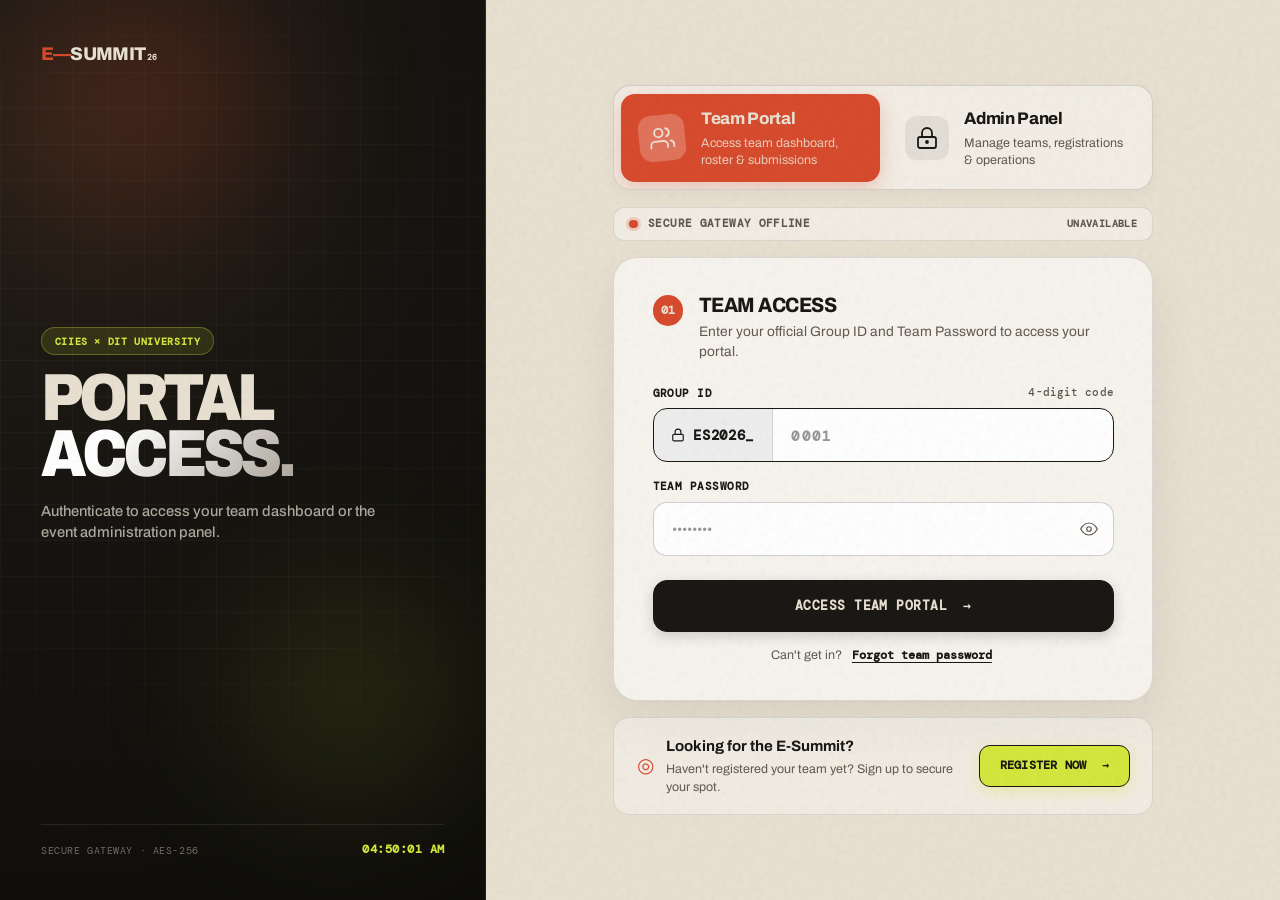
<file: login.html>
<!doctype html>
<html lang="en">
<head>
  <meta charset="utf-8">
  <meta name="viewport" content="width=device-width, initial-scale=1">
  <meta name="referrer" content="no-referrer">
  <meta name="description" content="Login to your E-Summit 2026 Team Portal or Admin Panel — CIIES × DIT University.">
  <meta name="theme-color" content="#12100d">
  <title>Login — E-Summit 2026</title>
  <script>
    (() => {
      // Seamlessly strip '.html' from URL bar immediately
      if (window.location.pathname.endsWith(".html")) {
        let cleanPath = window.location.pathname.replace(/\.html$/, "");
        if (cleanPath.endsWith("/index")) cleanPath = cleanPath.slice(0, -5) || "/";
        window.history.replaceState(null, "", cleanPath + window.location.search + window.location.hash);
      }
      const params = new URLSearchParams(window.location.search);
      const hasCredentialParams = ["password", "pass", "pwd", "groupId", "group_id"].some((key) => params.has(key));
      if (!hasCredentialParams) return;

      // Never leave credentials in the address bar, referrer, or browser history.
      window.history.replaceState({}, document.title, `${window.location.pathname}${window.location.hash}`);
    })();
  </script>
  <link rel="preconnect" href="https://fonts.googleapis.com">
  <link rel="preconnect" href="https://fonts.gstatic.com" crossorigin>
  <link href="https://fonts.googleapis.com/css2?family=Archivo:wdth,wght@75..125,400..900&family=DM+Mono:wght@400;500;600&display=swap" rel="stylesheet">
  <link rel="stylesheet" href="styles.css">
  <script src="config.js"></script>
  <script src="auth.js"></script>
  <script src="analytics.js"></script>
  <script>
    // Redirect before the login UI is painted when this tab already has a
    // valid session. This avoids briefly showing a form the user cannot use.
    if (Auth.getSession()) window.location.replace("dashboard");
  </script>
</head>
<body class="login-body">
  <div class="site-grain" aria-hidden="true"></div>

  <!-- Mobile Top Bar (Only visible on screens <= 850px) -->
  <header class="login-mobile-bar" aria-label="Mobile Navigation">
    <a class="wordmark wordmark--light" href="./" aria-label="E-Summit 2026 home">
      <span aria-hidden="true">E—</span><span>SUMMIT</span><sup>26</sup>
    </a>
  </header>

  <div class="login-page">
    <!-- ═══ Left Branding Panel (Desktop) ═══ -->
    <aside class="login-branding" aria-label="Brand Overview">
      <div class="login-branding-bg-glow login-branding-bg-glow--1" aria-hidden="true"></div>
      <div class="login-branding-bg-glow login-branding-bg-glow--2" aria-hidden="true"></div>
      <div class="login-branding-grid" aria-hidden="true"></div>

      <div class="login-branding-inner">
        <!-- Top Row -->
        <div class="login-branding-top">
          <a class="wordmark wordmark--light" href="./" aria-label="E-Summit 2026 home">
            <span aria-hidden="true">E—</span><span>SUMMIT</span><sup>26</sup>
          </a>
        </div>

        <!-- Center Editorial Stage -->
        <div class="login-branding-text">
          <div class="login-brand-badge mono-label">
            <span>CIIES × DIT UNIVERSITY</span>
          </div>

          <h1 class="login-brand-title">Portal<br><span class="brand-title-accent">Access.</span></h1>
          <p class="login-brand-sub">Authenticate to access your team dashboard or the event administration panel.</p>
        </div>

        <!-- Bottom Metadata Footer with Live Browser Clock -->
        <div class="login-branding-footer mono-label">
          <div class="footer-sec-tag">
            <span>SECURE GATEWAY · AES-256</span>
          </div>
          <span class="footer-edition-tag" id="liveLocalTime" aria-live="off">--:--:--</span>
        </div>
      </div>
    </aside>

    <!-- ═══ Right Form Panel ═══ -->
    <main class="login-form-area">
      <div class="login-form-container">

        <!-- Role Selector Switcher -->
        <div class="role-selector" id="roleSelector" data-role="team" role="tablist" aria-label="Choose Login Role">
          <button type="button" class="role-card is-active" data-role="team" id="roleTeam" role="tab" aria-selected="true" aria-controls="teamLoginForm">
            <div class="role-card-icon" aria-hidden="true">
              <svg width="24" height="24" viewBox="0 0 24 24" fill="none" stroke="currentColor" stroke-width="1.8" stroke-linecap="round" stroke-linejoin="round">
                <path d="M17 21v-2a4 4 0 0 0-4-4H5a4 4 0 0 0-4 4v2"/>
                <circle cx="9" cy="7" r="4"/>
                <path d="M23 21v-2a4 4 0 0 0-3-3.87"/>
                <path d="M16 3.13a4 4 0 0 1 0 7.75"/>
              </svg>
            </div>
            <div class="role-card-text">
              <span class="role-card-title">Team Portal</span>
              <span class="role-card-desc">Access team dashboard, roster & submissions</span>
            </div>
          </button>

          <button type="button" class="role-card" data-role="admin" id="roleAdmin" role="tab" aria-selected="false" aria-controls="adminLoginForm">
            <div class="role-card-icon" aria-hidden="true">
              <svg width="24" height="24" viewBox="0 0 24 24" fill="none" stroke="currentColor" stroke-width="1.8" stroke-linecap="round" stroke-linejoin="round">
                <rect x="3" y="11" width="18" height="11" rx="2" ry="2"/>
                <path d="M7 11V7a5 5 0 0 1 10 0v4"/>
                <circle cx="12" cy="16" r="1"/>
              </svg>
            </div>
            <div class="role-card-text">
              <span class="role-card-title">Admin Panel</span>
              <span class="role-card-desc">Manage teams, registrations & operations</span>
            </div>
          </button>
        </div>

        <!-- Live Server Gateway Status -->
        <div class="login-server-status" id="loginServerStatus" role="status" aria-live="polite">
          <span class="login-server-dot" aria-hidden="true"></span>
          <span class="login-server-label">Checking secure gateway</span>
          <span class="login-server-time">Connecting…</span>
        </div>

        <!-- ═══ Team Login Form ═══ -->
        <form class="login-card" id="teamLoginForm" role="tabpanel" aria-labelledby="roleTeam" autocomplete="off" novalidate>
          <div class="login-card-header">
            <span class="step-num" aria-hidden="true">01</span>
            <div>
              <h2 class="login-card-title">Team access</h2>
              <p class="section-hint">Enter your official Group ID and Team Password to access your portal.</p>
            </div>
          </div>

          <div class="field-group">
            <div class="field-label-row">
              <label for="teamGroupId">Group ID</label>
              <span class="field-label-hint">4-digit code</span>
            </div>
            <div class="group-id-input-wrapper">
              <div class="group-id-prefix-badge">
                <svg class="group-id-icon" width="14" height="14" viewBox="0 0 24 24" fill="none" stroke="currentColor" stroke-width="2" stroke-linecap="round" stroke-linejoin="round" aria-hidden="true">
                  <rect x="3" y="11" width="18" height="11" rx="2" ry="2"/>
                  <path d="M7 11V7a5 5 0 0 1 10 0v4"/>
                </svg>
                <span>ES2026_</span>
              </div>
              <input id="teamGroupId" name="team_group_code" type="text" inputmode="numeric" pattern="[0-9]{4}" maxlength="4" placeholder="0001" required autocomplete="off" autocapitalize="off" spellcheck="false" data-lpignore="true" data-1p-ignore="true" data-form-type="other">
            </div>
          </div>

          <div class="field-group">
            <div class="field-label-row">
              <label for="teamPasswordInput">Team Password</label>
              <span class="caps-warning" id="teamCapsWarning" aria-live="polite" hidden>
                <svg width="11" height="11" viewBox="0 0 24 24" fill="none" stroke="currentColor" stroke-width="2.5"><path d="M12 3l8 8h-5v9h-6v-9H4l8-8z"/></svg>
                Caps Lock On
              </span>
            </div>
            <div class="password-input-wrapper">
              <input id="teamPasswordInput" name="team_secret" type="password" placeholder="••••••••" required maxlength="128" autocomplete="new-password" spellcheck="false">
              <button type="button" class="password-toggle" data-target="teamPasswordInput" aria-label="Toggle team password visibility">
                <svg class="eye-open" width="18" height="18" viewBox="0 0 24 24" fill="none" stroke="currentColor" stroke-width="1.6" stroke-linecap="round" stroke-linejoin="round">
                  <path d="M1 12s4-8 11-8 11 8 11 8-4 8-11 8-11-8-11-8z"/>
                  <circle cx="12" cy="12" r="3"/>
                </svg>
                <svg class="eye-closed" width="18" height="18" viewBox="0 0 24 24" fill="none" stroke="currentColor" stroke-width="1.6" stroke-linecap="round" stroke-linejoin="round" style="display:none;">
                  <path d="M17.94 17.94A10.07 10.07 0 0 1 12 20c-7 0-11-8-11-8a18.45 18.45 0 0 1 5.06-5.94"/>
                  <path d="M9.9 4.24A9.12 9.12 0 0 1 12 4c7 0 11 8 11 8a18.5 18.5 0 0 1-2.16 3.19"/>
                  <line x1="1" y1="1" x2="23" y2="23"/>
                </svg>
              </button>
            </div>
          </div>

          <div id="teamLoginError" class="login-error" role="alert"></div>

          <button class="button button--ink login-submit" type="submit" id="teamLoginBtn">
            Access Team Portal <span aria-hidden="true">→</span>
          </button>

          <div class="login-recovery-help">
            <span>Can't get in?</span>
            <button type="button" id="openForgotPwBtn">Forgot team password</button>
          </div>
        </form>

        <!-- ═══ Team Account Recovery Card ═══ -->
        <form class="login-card login-card--hidden recovery-card" id="forgotPwCard" novalidate aria-labelledby="recovery-title">
          <div class="recovery-topline">
            <span class="recovery-badge">
              <svg width="12" height="12" viewBox="0 0 24 24" fill="none" stroke="currentColor" stroke-width="2" aria-hidden="true"><path d="M21 2l-2 2m-7.61 7.61a5.5 5.5 0 1 1-7.778 7.778 5.5 5.5 0 0 1 7.777-7.777zm0 0L15.5 7.5m0 0l3 3L22 7l-3-3m-3.5 3.5L19 4"/></svg>
              TEAM ACCOUNT RECOVERY
            </span>
            <span id="recoveryStep" class="recovery-step-indicator" aria-live="polite">STEP 1 OF 2</span>
          </div>

          <div class="recovery-progress-track">
            <div class="recovery-progress-bar" id="recoveryProgressBar"></div>
          </div>

          <div class="login-card-header">
            <span class="step-num" aria-hidden="true">02</span>
            <div>
              <h2 id="recovery-title" class="login-card-title">Reset team password</h2>
              <p class="section-hint">First locate the recovery question saved for your team, then set new credentials.</p>
            </div>
          </div>

          <!-- Step 1: Lookup Group ID -->
          <div id="recoveryLookupStep">
            <div class="field-group">
              <div class="field-label-row">
                <label for="forgotGroupId">Group ID</label>
                <span class="field-label-hint">4-digit code</span>
              </div>
              <div class="group-id-input-wrapper">
                <div class="group-id-prefix-badge">
                  <svg class="group-id-icon" width="14" height="14" viewBox="0 0 24 24" fill="none" stroke="currentColor" stroke-width="2" stroke-linecap="round" stroke-linejoin="round" aria-hidden="true">
                    <rect x="3" y="11" width="18" height="11" rx="2" ry="2"/>
                    <path d="M7 11V7a5 5 0 0 1 10 0v4"/>
                  </svg>
                  <span>ES2026_</span>
                </div>
                <input id="forgotGroupId" name="recovery_group_code" type="text" inputmode="numeric" pattern="[0-9]{4}" maxlength="4" placeholder="0001" required autocomplete="off" autocapitalize="off" spellcheck="false" data-lpignore="true" data-1p-ignore="true" data-form-type="other">
              </div>
            </div>

            <button type="button" class="button button--secondary login-submit" id="fetchSecQBtn" style="margin-top:0.4rem; margin-bottom:0.5rem;">
              Continue to recovery question <span aria-hidden="true">→</span>
            </button>
          </div>

          <!-- Step 2: Answer & Reset Credentials -->
          <fieldset id="secQStep" class="recovery-credentials" hidden>
            <legend>Confirm your team identity</legend>
            <div class="field-group">
              <p id="secQuestionLabel" class="recovery-question"></p>
              <label for="forgotSecAnswer">Your saved answer</label>
              <input id="forgotSecAnswer" type="text" autocomplete="off" placeholder="Enter the answer you originally set" required maxlength="256">
            </div>
            <div class="field-group">
              <label for="forgotNewPw">New Team Password</label>
              <input id="forgotNewPw" type="password" autocomplete="new-password" placeholder="At least 6 characters" required minlength="6" maxlength="128">
            </div>
            <div class="field-group">
              <label for="forgotNewPwConfirm">Confirm New Password</label>
              <input id="forgotNewPwConfirm" type="password" autocomplete="new-password" placeholder="Re-enter the new password" required minlength="6" maxlength="128">
            </div>
            <div class="field-group">
              <label for="forgotNewSecurityQuestion">New Security Question</label>
              <select id="forgotNewSecurityQuestion" required>
                <option value="">Choose a new security question</option>
                <option value="What is your team lead's favorite tech stack or tool?">What is your team lead's favorite tech stack or tool?</option>
                <option value="In which city was your project or team founded?">In which city was your project or team founded?</option>
                <option value="What was the name of your first hackathon project?">What was the name of your first hackathon project?</option>
                <option value="What is your team's secret mascot or code phrase?">What is your team's secret mascot or code phrase?</option>
              </select>
            </div>
            <div class="field-group">
              <label for="forgotNewSecurityAnswer">New Security Answer</label>
              <input id="forgotNewSecurityAnswer" placeholder="Enter a new security answer" required maxlength="256">
            </div>
            <button class="button button--ink login-submit" type="submit" id="submitForgotBtn">
              Save new credentials <span aria-hidden="true">→</span>
            </button>
          </fieldset>

          <div id="forgotError" class="login-error" role="alert"></div>

          <div id="forgotSuccess" class="login-success-message" hidden aria-live="polite">
            <div class="login-success-icon" aria-hidden="true">✓</div>
            <div>
              <h3>Password updated successfully.</h3>
              <p>Your team password and security question have been reset for <strong id="forgotSuccessGroupId"></strong>.</p>
              <a href="#" id="returnToTeamLogin" class="button button--ink">Return to Team Login <span aria-hidden="true">→</span></a>
            </div>
          </div>

          <button type="button" id="closeForgotBtn" class="recovery-cancel">← Back to team sign in</button>
        </form>

        <!-- ═══ Admin Login Form ═══ -->
        <form class="login-card login-card--hidden" id="adminLoginForm" role="tabpanel" aria-labelledby="roleAdmin" novalidate>
          <div class="login-card-header">
            <span class="step-num" aria-hidden="true">01</span>
            <div>
              <h2 class="login-card-title">Admin access</h2>
              <p class="section-hint">Enter your administrative credentials to access the event management panel.</p>
            </div>
          </div>

          <div class="field-group">
            <label for="adminEmail">Admin Email</label>
            <input id="adminEmail" name="email" type="email" placeholder="admin@ciies.in" required autocomplete="email">
          </div>

          <div class="field-group">
            <div class="field-label-row">
              <label for="adminPassword">Password</label>
              <span class="caps-warning" id="adminCapsWarning" aria-live="polite" hidden>
                <svg width="11" height="11" viewBox="0 0 24 24" fill="none" stroke="currentColor" stroke-width="2.5"><path d="M12 3l8 8h-5v9h-6v-9H4l8-8z"/></svg>
                Caps Lock On
              </span>
            </div>
            <div class="password-input-wrapper">
              <input id="adminPassword" name="admin_secret" type="password" placeholder="••••••••••" required maxlength="128" autocomplete="new-password" spellcheck="false">
              <button type="button" class="password-toggle" id="passwordToggle" data-target="adminPassword" aria-label="Toggle admin password visibility">
                <svg class="eye-open" width="18" height="18" viewBox="0 0 24 24" fill="none" stroke="currentColor" stroke-width="1.6" stroke-linecap="round" stroke-linejoin="round">
                  <path d="M1 12s4-8 11-8 11 8 11 8-4 8-11 8-11-8-11-8z"/>
                  <circle cx="12" cy="12" r="3"/>
                </svg>
                <svg class="eye-closed" width="18" height="18" viewBox="0 0 24 24" fill="none" stroke="currentColor" stroke-width="1.6" stroke-linecap="round" stroke-linejoin="round" style="display:none;">
                  <path d="M17.94 17.94A10.07 10.07 0 0 1 12 20c-7 0-11-8-11-8a18.45 18.45 0 0 1 5.06-5.94"/>
                  <path d="M9.9 4.24A9.12 9.12 0 0 1 12 4c7 0 11 8 11 8a18.5 18.5 0 0 1-2.16 3.19"/>
                  <line x1="1" y1="1" x2="23" y2="23"/>
                </svg>
              </button>
            </div>
          </div>

          <div id="adminLoginError" class="login-error" role="alert"></div>

          <button class="button button--ink login-submit" type="submit" id="adminLoginBtn">
            Access Admin Panel <span aria-hidden="true">→</span>
          </button>
        </form>

        <!-- ═══ Lost / Registration Bar ═══ -->
        <div class="login-lost-bar">
          <div class="lost-bar-text">
            <span class="lost-bar-icon" aria-hidden="true">◎</span>
            <div>
              <p class="lost-bar-title">Looking for the E-Summit?</p>
              <p class="lost-bar-sub">Haven't registered your team yet? Sign up to secure your spot.</p>
            </div>
          </div>
          <a class="button button--accent lost-bar-btn" href="./#registration">
            Register now <span aria-hidden="true">→</span>
          </a>
        </div>

      </div>
    </main>
  </div>

  <script>
    document.addEventListener("DOMContentLoaded", () => {
      // A valid session belongs in the dashboard, never back at a login form.
      if (Auth.getSession()) {
        window.location.replace("dashboard");
        return;
      }

      const roleTeam = document.getElementById("roleTeam");
      const roleAdmin = document.getElementById("roleAdmin");
      const teamForm = document.getElementById("teamLoginForm");
      const adminForm = document.getElementById("adminLoginForm");
      const teamError = document.getElementById("teamLoginError");
      const adminError = document.getElementById("adminLoginError");
      const loginServerStatus = document.getElementById("loginServerStatus");
      const loginFormContainer = document.querySelector(".login-form-container");
      const recoveryProgressBar = document.getElementById("recoveryProgressBar");

      setupServerStatus(loginServerStatus);

      // ── Role Selector ──
      function setRole(role) {
        document.querySelectorAll(".role-card").forEach(c => {
          c.classList.remove("is-active");
          c.setAttribute("aria-selected", "false");
        });
        [teamForm, adminForm, forgotCard].forEach(form => form?.classList.add("login-card--hidden"));
        loginFormContainer?.classList.remove("is-recovering");
        document.getElementById("roleSelector")?.setAttribute("data-role", role);

        if (role === "team") {
          roleTeam.classList.add("is-active");
          roleTeam.setAttribute("aria-selected", "true");
          teamForm.classList.remove("login-card--hidden");
          document.getElementById("teamGroupId")?.focus();
        } else {
          roleAdmin.classList.add("is-active");
          roleAdmin.setAttribute("aria-selected", "true");
          adminForm.classList.remove("login-card--hidden");
          document.getElementById("adminEmail")?.focus();
        }
      }

      roleTeam.addEventListener("click", () => setRole("team"));
      roleAdmin.addEventListener("click", () => setRole("admin"));

      // ── Password Visibility Toggles ──
      document.querySelectorAll(".password-toggle").forEach((toggleBtn) => {
        toggleBtn.addEventListener("click", () => {
          const targetId = toggleBtn.getAttribute("data-target") || (toggleBtn.id === "passwordToggle" ? "adminPassword" : "teamPasswordInput");
          const targetInput = document.getElementById(targetId);
          if (!targetInput) return;

          const isPassword = targetInput.type === "password";
          targetInput.type = isPassword ? "text" : "password";

          const eyeOpen = toggleBtn.querySelector(".eye-open");
          const eyeClosed = toggleBtn.querySelector(".eye-closed");
          if (eyeOpen && eyeClosed) {
            eyeOpen.style.display = isPassword ? "none" : "block";
            eyeClosed.style.display = isPassword ? "block" : "none";
          }
          targetInput.focus();
        });
      });

      // ── Caps Lock Active Detection ──
      const checkCapsLock = (event, warningElement) => {
        if (!warningElement) return;
        if (event.getModifierState && event.getModifierState("CapsLock")) {
          warningElement.hidden = false;
        } else {
          warningElement.hidden = true;
        }
      };

      const teamPwInput = document.getElementById("teamPasswordInput");
      const teamCapsWarning = document.getElementById("teamCapsWarning");
      if (teamPwInput) {
        teamPwInput.addEventListener("keydown", (e) => checkCapsLock(e, teamCapsWarning));
        teamPwInput.addEventListener("keyup", (e) => checkCapsLock(e, teamCapsWarning));
        teamPwInput.addEventListener("blur", () => { if (teamCapsWarning) teamCapsWarning.hidden = true; });
      }

      const adminPwInput = document.getElementById("adminPassword");
      const adminCapsWarning = document.getElementById("adminCapsWarning");
      if (adminPwInput) {
        adminPwInput.addEventListener("keydown", (e) => checkCapsLock(e, adminCapsWarning));
        adminPwInput.addEventListener("keyup", (e) => checkCapsLock(e, adminCapsWarning));
        adminPwInput.addEventListener("blur", () => { if (adminCapsWarning) adminCapsWarning.hidden = true; });
      }

      // ── Forgot Password Modal Handlers ──
      const openForgotBtn = document.getElementById("openForgotPwBtn");
      const forgotCard = document.getElementById("forgotPwCard");
      const closeForgotBtn = document.getElementById("closeForgotBtn");
      const fetchSecQBtn = document.getElementById("fetchSecQBtn");
      const secQStep = document.getElementById("secQStep");
      const secQuestionLabel = document.getElementById("secQuestionLabel");
      const forgotError = document.getElementById("forgotError");
      const forgotSuccess = document.getElementById("forgotSuccess");
      const forgotSuccessGroupId = document.getElementById("forgotSuccessGroupId");
      const returnToTeamLogin = document.getElementById("returnToTeamLogin");

      // Initialize default active role
      setRole("team");

      if (openForgotBtn) {
        openForgotBtn.addEventListener("click", () => {
          [teamForm, adminForm].forEach(form => form?.classList.add("login-card--hidden"));
          forgotCard.classList.remove("login-card--hidden");
          loginFormContainer?.classList.add("is-recovering");
          resetRecovery();
          document.getElementById("forgotGroupId")?.focus();
        });
      }

      if (closeForgotBtn) {
        closeForgotBtn.addEventListener("click", () => {
          setRole("team");
        });
      }

      if (fetchSecQBtn) {
        fetchSecQBtn.addEventListener("click", async () => {
          forgotError.textContent = "";
          const forgotGroupInput = document.getElementById("forgotGroupId");
          if (!forgotGroupInput.reportValidity()) {
            forgotError.textContent = "Enter the four digits of your Group ID first.";
            return;
          }
          const groupId = normalizeGroupId(forgotGroupInput.value);
          const apiBase = (typeof API_BASE !== "undefined") ? API_BASE : "/api";
          fetchSecQBtn.disabled = true;
          fetchSecQBtn.innerHTML = 'Finding recovery question… <span aria-hidden="true">⟳</span>';
          try {
            const res = await fetch(`${apiBase}/teams/security-question/${groupId}`);
            const data = await res.json();
            if (res.ok) {
              secQuestionLabel.textContent = "Security Question: " + data.security_question;
              secQStep.hidden = false;
              document.getElementById("recoveryLookupStep").hidden = true;
              document.getElementById("recoveryStep").textContent = "STEP 2 OF 2";
              recoveryProgressBar?.classList.add("is-step-2");
              document.getElementById("forgotSecAnswer").focus();
            } else {
              forgotError.textContent = "We couldn't find that Group ID. Check the four digits and try again.";
            }
          } catch {
            forgotError.textContent = "We couldn't retrieve the security question right now. Please try again later or contact the technical team.";
          } finally {
            fetchSecQBtn.disabled = false;
            fetchSecQBtn.innerHTML = 'Continue to recovery question <span aria-hidden="true">→</span>';
          }
        });
      }

      if (forgotCard) {
        forgotCard.addEventListener("submit", async (e) => {
          e.preventDefault();
          forgotError.textContent = "";
          if (!forgotCard.reportValidity()) {
            forgotError.textContent = "Please correct the highlighted fields before continuing.";
            return;
          }
          const groupId = normalizeGroupId(document.getElementById("forgotGroupId").value);
          const securityAnswer = document.getElementById("forgotSecAnswer").value.trim();
          const newPassword = document.getElementById("forgotNewPw").value;
          const confirmPassword = document.getElementById("forgotNewPwConfirm").value;
          const newSecurityQuestion = document.getElementById("forgotNewSecurityQuestion").value;
          const newSecurityAnswer = document.getElementById("forgotNewSecurityAnswer").value.trim();

          if (!securityAnswer || !newPassword || !newSecurityQuestion || !newSecurityAnswer) {
            forgotError.textContent = "Please provide the current answer, a new password, and a new security question and answer.";
            return;
          }
          if (newPassword !== confirmPassword) {
            forgotError.textContent = "The two new passwords do not match.";
            document.getElementById("forgotNewPwConfirm").focus();
            return;
          }
          if (newPassword.length < 6) {
            forgotError.textContent = "Choose a new password with at least 6 characters.";
            document.getElementById("forgotNewPw").focus();
            return;
          }

          const apiBase = (typeof API_BASE !== "undefined") ? API_BASE : "/api";
          const submitButton = document.getElementById("submitForgotBtn");
          submitButton.disabled = true;
          submitButton.innerHTML = 'Saving new credentials… <span aria-hidden="true">⟳</span>';
          try {
            const res = await fetch(`${apiBase}/teams/forgot-password`, {
              method: "POST",
              headers: { "Content-Type": "application/json" },
              body: JSON.stringify({
                group_id: groupId,
                security_answer: securityAnswer,
                new_password: newPassword,
                new_security_question: newSecurityQuestion,
                new_security_answer: newSecurityAnswer
              })
            });
            const data = await res.json();
            if (res.ok) {
              forgotError.textContent = "";
              forgotSuccessGroupId.textContent = groupId;
              forgotSuccess.hidden = false;
              secQStep.hidden = true;
              document.getElementById("recoveryLookupStep").hidden = true;
              document.getElementById("closeForgotBtn").hidden = true;
              forgotSuccess.scrollIntoView({ behavior: "smooth", block: "center" });
            } else {
              forgotError.textContent = data.detail || "Failed to reset password.";
            }
          } catch {
            forgotError.textContent = "Your password changes couldn't be saved right now. Please try again later or contact the technical team.";
          } finally {
            submitButton.disabled = false;
            submitButton.innerHTML = 'Save new credentials <span aria-hidden="true">→</span>';
          }
        });
      }

      function resetRecovery() {
        forgotCard.reset();
        forgotError.textContent = "";
        forgotSuccess.hidden = true;
        secQStep.hidden = true;
        document.getElementById("recoveryLookupStep").hidden = false;
        document.getElementById("recoveryStep").textContent = "STEP 1 OF 2";
        recoveryProgressBar?.classList.remove("is-step-2");
        closeForgotBtn.hidden = false;
        fetchSecQBtn.disabled = false;
        fetchSecQBtn.innerHTML = 'Continue to recovery question <span aria-hidden="true">→</span>';
      }

      returnToTeamLogin?.addEventListener("click", (event) => {
        event.preventDefault();
        document.getElementById("teamGroupId").value = normalizeGroupId(forgotSuccessGroupId.textContent).replace("ES2026_", "");
        setRole("team");
        document.getElementById("teamPasswordInput").value = "";
        document.getElementById("teamPasswordInput").focus();
      });

      // ── Team Login ──
      teamForm.addEventListener("submit", async (e) => {
        e.preventDefault();
        teamError.textContent = "";
        if (!teamForm.reportValidity()) {
          teamError.textContent = "Check your Group ID and password, then try again.";
          return;
        }
        const groupId = normalizeGroupId(document.getElementById("teamGroupId").value);
        const passwordInput = document.getElementById("teamPasswordInput");
        const password = passwordInput.value;

        if (!groupId || !password) {
          teamError.textContent = "Please enter both Group ID and Team Password.";
          return;
        }
        passwordInput.value = ""; // Immediate DOM zero-retention after validation

        const btn = document.getElementById("teamLoginBtn");
        btn.disabled = true;
        btn.innerHTML = 'Authenticating… <span aria-hidden="true">⟳</span>';

        const result = await Auth.login("team", { group_id: groupId, password });

        if (result.success) {
          window.location.href = "dashboard";
        } else {
          teamError.textContent = result.error;
          btn.disabled = false;
          btn.innerHTML = 'Access Team Portal <span aria-hidden="true">→</span>';
        }
      });

      // ── Admin Login ──
      adminForm.addEventListener("submit", async (e) => {
        e.preventDefault();
        adminError.textContent = "";
        if (!adminForm.reportValidity()) {
          adminError.textContent = "Enter a valid admin email and password.";
          return;
        }
        const email = document.getElementById("adminEmail").value.trim();
        const passwordInput = document.getElementById("adminPassword");
        const password = passwordInput.value;

        if (!email || !password) {
          adminError.textContent = "Please fill in all fields.";
          return;
        }
        passwordInput.value = ""; // Immediate DOM zero-retention after validation

        const btn = document.getElementById("adminLoginBtn");
        btn.disabled = true;
        btn.innerHTML = 'Authenticating… <span aria-hidden="true">⟳</span>';

        const result = await Auth.login("admin", { email, password });

        if (result.success) {
          window.location.href = "dashboard";
        } else {
          adminError.textContent = result.error;
          btn.disabled = false;
          btn.innerHTML = 'Access Admin Panel <span aria-hidden="true">→</span>';
        }
      });

      // ── Zero Password Retention on Window Blur / Unattended Screen ──
      window.addEventListener("blur", () => {
        const adminPw = document.getElementById("adminPassword");
        const teamPw = document.getElementById("teamPasswordInput");
        if (adminPw && document.activeElement !== adminPw) adminPw.value = "";
        if (teamPw && document.activeElement !== teamPw) teamPw.value = "";
      });

      // ── Show Security Auto-Lock Banner if Re-directed ──
      try {
        const lockReason = sessionStorage.getItem("esummit_lock_reason");
        if (lockReason) {
          sessionStorage.removeItem("esummit_lock_reason");
          const notice = document.createElement("div");
          const strong = document.createElement("strong");
          strong.style.cssText = "color:#e54b3c; letter-spacing:0.04em;";
          strong.textContent = "SECURITY NOTICE: ";
          notice.appendChild(strong);
          notice.appendChild(document.createTextNode(String(lockReason)));
          document.querySelector(".login-form-container")?.prepend(notice);
        }
      } catch {}

      // ── Group ID inputs: numeric entry, four-digit display & auto-advance ──
      ["teamGroupId", "forgotGroupId"].forEach((inputId) => {
        const input = document.getElementById(inputId);
        if (!input) return;
        input.addEventListener("input", (event) => {
          const digits = event.target.value.replace(/[^0-9]/g, "").slice(0, 4);
          event.target.value = digits;
          if (digits.length === 4 && inputId === "teamGroupId") {
            const nextPw = document.getElementById("teamPasswordInput");
            if (nextPw && !nextPw.value) nextPw.focus();
          }
        });
        input.addEventListener("blur", (event) => {
          if (event.target.value) event.target.value = event.target.value.padStart(4, "0");
        });
      });

      // ── Live Browser Time Display ──
      const liveTimeEl = document.getElementById("liveLocalTime");
      function updateClock() {
        if (!liveTimeEl) return;
        const now = new Date();
        liveTimeEl.textContent = now.toLocaleTimeString([], { hour: "2-digit", minute: "2-digit", second: "2-digit", hour12: true });
      }
      updateClock();
      setInterval(updateClock, 1000);

      // Confirm session in background without blocking user interactions
      void Auth.validateSession().then((session) => {
        if (session) window.location.replace("dashboard");
      });
    });
  </script>
</body>
</html>
</file>
<file: styles.css>
:root {
  --paper: #e9e1d2; --paper-deep: #d8cdb9; --ink: #1a1814; --muted-ink: #60594e;
  --oxide: #d84b2d; --acid: #d3e83d; --line: rgba(26, 24, 20, 0.15);
  --display: "Archivo", Arial, sans-serif; --mono: "DM Mono", monospace; --header-height: 76px; --real-vh: 100vh;
}
*,
*::before,
*::after {
  box-sizing: border-box;
  -webkit-tap-highlight-color: transparent !important;
}

html {
  scroll-behavior: smooth;
  -webkit-tap-highlight-color: transparent !important;
}

body {
  margin: 0;
  min-width: 320px;
  color: var(--ink);
  background: var(--paper);
  font-family: var(--display);
  font-size: 16px;
  line-height: 1.45;
  position: relative;
  overflow-x: hidden;
  -webkit-tap-highlight-color: transparent !important;
}

button,
a,
input,
select,
textarea,
summary,
[role="button"],
[role="tab"],
[role="option"],
[role="radio"],
[tabindex] {
  -webkit-tap-highlight-color: transparent !important;
  -webkit-touch-callout: none;
}

button:focus:not(:focus-visible),
a:focus:not(:focus-visible),
input:focus:not(:focus-visible),
select:focus:not(:focus-visible),
summary:focus:not(:focus-visible),
[tabindex]:focus:not(:focus-visible),
[role="button"]:focus:not(:focus-visible),
[role="tab"]:focus:not(:focus-visible),
[role="option"]:focus:not(:focus-visible) {
  outline: none !important;
  box-shadow: none !important;
}

.viewport-debug { position: fixed; z-index: 99990; right: 1rem; bottom: 1rem; display: grid; grid-template-columns: auto auto; gap: .35rem 1rem; min-width: 15rem; padding: .9rem 1rem; border: 1px solid rgba(211,232,61,.55); border-radius: .85rem; color: rgba(233,225,210,.86); background: linear-gradient(135deg, rgba(26,24,20,.97), rgba(56,50,39,.97)); box-shadow: 0 14px 32px rgba(26,24,20,.28); font: 600 .68rem/1.35 var(--mono); letter-spacing: .03em; backdrop-filter: blur(10px); -webkit-backdrop-filter: blur(10px); }
.viewport-debug[hidden] { display: none; }
.viewport-debug strong { color: var(--acid); font-weight: 700; text-transform: uppercase; }
.viewport-debug span { color: var(--paper); text-align: right; }

body::before {
  content: "";
  position: fixed;
  inset: 0;
  z-index: 0;
  pointer-events: none;
  background:
    radial-gradient(circle at 18% 22%, rgba(216, 75, 45, 0.09) 0%, transparent 45%),
    radial-gradient(circle at 82% 62%, rgba(211, 232, 61, 0.07) 0%, transparent 50%),
    radial-gradient(circle at 50% 88%, rgba(26, 24, 20, 0.04) 0%, transparent 55%);
  animation: ambientGlowShift 16s ease-in-out infinite alternate;
}

@keyframes ambientGlowShift {
  0% { transform: scale(1) translate(0, 0); }
  50% { transform: scale(1.06) translate(-1.5%, 1%); }
  100% { transform: scale(1.02) translate(1.5%, -1%); }
}

.ambient-cursor-glow {
  position: fixed;
  z-index: 0;
  top: 0;
  left: 0;
  width: 720px;
  height: 720px;
  margin-left: -360px;
  margin-top: -360px;
  pointer-events: none;
  border-radius: 50%;
  background: radial-gradient(circle at center, rgba(216, 75, 45, 0.16) 0%, rgba(211, 232, 61, 0.09) 32%, rgba(233, 225, 210, 0.04) 58%, transparent 75%);
  mix-blend-mode: multiply;
  will-change: transform;
  transition: opacity 0.4s ease;
  opacity: 0.92;
}

button, input, select { font: inherit; }
a { color: inherit; }
:focus-visible { outline: 3px solid var(--oxide); outline-offset: 4px; }
.site-grain { position: fixed; inset: 0; z-index: 30; pointer-events: none; opacity: .12; mix-blend-mode: multiply; background-image: url("data:image/svg+xml,%3Csvg viewBox='0 0 180 180' xmlns='http://www.w3.org/2000/svg'%3E%3Cfilter id='n'%3E%3CfeTurbulence type='fractalNoise' baseFrequency='.9' numOctaves='4' stitchTiles='stitch'/%3E%3C/filter%3E%3Crect width='100%25' height='100%25' filter='url(%23n)' opacity='.7'/%3E%3C/svg%3E"); }
.mono-label, .eyebrow, .event-type, .event-index, .event-meta, .site-footer, .form-status { font-family: var(--mono); font-size: .7rem; letter-spacing: .055em; text-transform: uppercase; }

/* ═══ Splash Screen & Water-Surface Blend ═══ */
.loading-overlay {
  position: fixed;
  z-index: 99999 !important;
  inset: 0;
  display: grid;
  grid-template-columns: repeat(12, 1fr);
  grid-template-rows: 1fr auto;
  overflow: hidden;
  pointer-events: none;
  color: var(--paper);
}
.skip-opening .loading-overlay { display: none !important; }

.loading-overlay:not(.is-ready) .loading-copy,
.loading-overlay:not(.is-ready) .loading-canvas,
.loading-overlay:not(.is-ready) .loading-footer,
.loading-overlay:not(.is-ready) .loading-rule {
  visibility: hidden;
  opacity: 0;
}

.loading-overlay::before {
  content: "";
  position: absolute;
  inset: 0;
  z-index: 0;
  background: var(--ink);
  opacity: 1;
  transition: opacity 1.35s cubic-bezier(.25, 1, .5, 1);
}
.loading-overlay.is-launching::before {
  opacity: 0;
}

.loading-copy {
  position: fixed;
  z-index: 2;
  left: 0;
  top: 0;
  width: min(44vw, 640px);
  margin: 0;
  transition: opacity .55s ease, transform .9s cubic-bezier(.2,.8,.2,1);
}
.loading-overlay.is-launching .loading-copy,
body.is-launching .loading-copy,
body.is-launching #loadingBranding,
#loadingOverlay.is-launching #loadingBranding {
  display: none !important;
  opacity: 0 !important;
  visibility: hidden !important;
  pointer-events: none !important;
  transition: none !important;
  transform: none !important;
}
.loading-copy p { margin: 0; }
.loading-copy .mono-label { color: var(--acid); }

.loading-title {
  max-width: 680px;
  margin-top: 1rem !important;
  font-size: clamp(4rem, 11vw, 10.4rem);
  font-weight: 800;
  font-stretch: 90%;
  line-height: .78;
  letter-spacing: -.09em;
  text-transform: uppercase;
  color: var(--paper);
}
.loading-title span {
  color: var(--oxide);
}

.loading-note {
  margin-top: 1.5rem !important;
  font-size: 1rem;
  font-weight: 450;
  line-height: 1.4;
  color: rgba(233, 225, 210, 0.85);
  font-style: italic;
}

.loading-canvas {
  position: fixed;
  z-index: 1; /* Appears under splash title text as a background element */
  left: 0;
  top: 0;
  width: 1px;
  height: 1px;
  opacity: .95;
  transform-origin: center;
  will-change: transform;
  transition: none !important;
}

.loading-footer {
  position: fixed;
  z-index: 2;
  left: clamp(1rem, 8vw, 10rem);
  right: clamp(1rem, 8vw, 10rem);
  bottom: 1.5rem;
  display: flex;
  justify-content: space-between;
  padding-top: 1.5rem;
  border-top: 1px solid rgba(233, 225, 210, .22);
  font-family: var(--mono);
  font-size: .7rem;
  letter-spacing: .055em;
  text-transform: uppercase;
  transition: opacity .65s ease, transform .65s ease;
}

.loading-overlay.is-launching .loading-footer,
body.is-launching .loading-footer {
  opacity: 0 !important;
  transform: translateY(1rem) !important;
  transition: opacity .2s ease, transform .2s ease !important;
}

.loading-rule {
  position: absolute;
  z-index: 2;
  width: 18vw;
  height: 6px;
  background: var(--oxide);
  transition: transform .8s cubic-bezier(.2,.8,.2,1);
}
.loading-overlay.is-launching .loading-rule--top {
  transform: translateX(-110%);
}
.loading-overlay.is-launching .loading-rule--bottom {
  transform: translateX(110%);
}
.loading-rule--top { top: 0; left: 0; }
.loading-rule--bottom { right: 0; bottom: 0; background: var(--acid); }

.site-header {
  position: sticky;
  z-index: 200;
  top: 0;
  isolation: isolate;
  transform: translateZ(0);
  will-change: transform;
  border-bottom: 1px solid rgba(26, 24, 20, 0.12);
  background: rgba(233, 225, 210, 0.85);
  backdrop-filter: blur(16px);
  -webkit-backdrop-filter: blur(16px);
  box-shadow: 0 4px 20px rgba(26, 24, 20, 0.03);
}
body.is-loading .site-header {
  opacity: 0;
  visibility: hidden;
  pointer-events: none;
}
body.is-loading.is-launching .site-header {
  visibility: visible;
  opacity: 1;
  pointer-events: auto;
  z-index: 100010;
  transition: opacity 0.8s ease 0.25s, border-color 1.35s ease, box-shadow 1.35s ease;
  border-bottom-color: rgba(26, 24, 20, 0.12);
  box-shadow: 0 4px 20px rgba(26, 24, 20, 0.03);
}

/* While splash is going away, show polygon behind main text in homescreen */
body.is-launching .hero-copy {
  position: relative;
  z-index: 100005;
  pointer-events: none;
}
.header-inner { max-width: 1500px; min-height: 76px; margin: auto; padding: 0 2rem; display: grid; grid-template-columns: 1fr auto 1fr; align-items: center; gap: 2rem; }
.wordmark { display: inline-flex; width: fit-content; align-items: baseline; font-size: 1.15rem; font-weight: 800; letter-spacing: -.07em; text-decoration: none; white-space: nowrap; }
.wordmark span:first-child { color: var(--oxide); }.wordmark sup { margin-left: .15rem; font-family: var(--mono); font-size: .5rem; letter-spacing: 0; }
.site-nav { display: flex; align-items: center; gap: 1.5rem; font-family: var(--mono); font-size: .72rem; text-transform: uppercase; }
.site-nav a, .header-action, .site-footer a { text-decoration: none; }.site-nav a:hover { color: var(--oxide); text-decoration: underline; text-decoration-thickness: 2px; text-underline-offset: .35rem; }
.header-actions { justify-self: end; display: flex; align-items: center; gap: .85rem; }
.header-login { font-family: var(--mono); font-size: .69rem; font-weight: 600; text-transform: uppercase; text-decoration: none; color: var(--ink); padding: .65rem 1rem; border: 1px solid rgba(26,24,20,0.25); border-radius: 999px; transition: all .25s cubic-bezier(.2,.8,.2,1); letter-spacing: .02em; }
.header-login--active { display: inline-flex; align-items: center; gap: .45rem; max-width: 16rem; overflow: hidden; text-overflow: ellipsis; white-space: nowrap; border-color: var(--ink); background: rgba(255,255,255,.35); }
.header-login:hover { border-color: var(--ink); background: rgba(26,24,20,0.06); transform: translateY(-2px); }
.header-action { padding: .65rem 1rem; border: 1px solid var(--ink); border-radius: 999px; background: var(--acid); font-family: var(--mono); font-size: .69rem; font-weight: 600; text-transform: uppercase; box-shadow: 0 4px 14px rgba(211,232,61,0.35); transition: all .25s cubic-bezier(.2,.8,.2,1); }
.header-action:hover, .button:hover { transform: translateY(-3px); box-shadow: 0 8px 24px rgba(26,24,20,0.18); }

/* Anchor destinations & Dynamic Section Spacing */
:where(section[id]:not(#top), footer[id]) {
  scroll-margin-top: calc(var(--header-height) + clamp(1rem, 2vw, 1.75rem));
}
#top {
  scroll-margin-top: 0;
}

/* ═══ Dynamic Hero Section ═══ */
.hero {
  position: relative;
  display: grid;
  grid-template-columns: minmax(0, 1.18fr) minmax(320px, 0.82fr);
  grid-template-rows: 1fr auto;
  gap: clamp(1.5rem, 3.5vw, 3.5rem);
  align-items: center;
  max-width: 1500px;
  min-height: calc(100vh - var(--header-height));
  min-height: calc(100dvh - var(--header-height));
  height: auto; /* Dynamic height to prevent overlap */
  margin: auto;
  padding: clamp(2rem, 3.5vw, 3.5rem) clamp(1.25rem, 3vw, 2.5rem) 2rem;
  box-sizing: border-box;
}

.hero-grid {
  position: absolute;
  inset: 0 2rem;
  background-image:
    repeating-linear-gradient(to right, transparent, transparent calc(58.1% - 1px), rgba(26,24,20,.06) calc(58.1% - 1px), rgba(26,24,20,.06) 58.1%),
    repeating-linear-gradient(to bottom, transparent, transparent calc(4rem - 1px), rgba(26,24,20,.05) calc(4rem - 1px), rgba(26,24,20,.05) 4rem);
  pointer-events: none;
}

.hero-copy {
  position: relative;
  z-index: 2;
  display: flex;
  flex-direction: column;
  justify-content: center;
}

.eyebrow {
  margin: 0 0 1.25rem;
  font-weight: 500;
}
.eyebrow span { color: var(--oxide); }

.hero h1, h2 {
  margin: 0 0 1.2rem;
  font-size: clamp(3.8rem, 8vw, 8.4rem);
  font-weight: 800;
  font-stretch: 92%;
  line-height: .84;
  letter-spacing: -.075em;
  text-transform: uppercase;
}
.hero h1 em, h2 em, .manifesto em { font-style: normal; color: var(--oxide); }

/* Clean, unified left alignment */
.hero-intro {
  max-width: 520px;
  margin: 0 0 1.8rem;
}
.hero-intro p {
  max-width: 440px;
  margin: 0 0 1.6rem;
  font-size: clamp(1.02rem, 1.2vw, 1.18rem);
  font-weight: 500;
  line-height: 1.48;
  color: var(--muted-ink);
}

.hero-actions {
  display: flex;
  flex-wrap: wrap;
  align-items: center;
  gap: .85rem;
}

.button {
  display: inline-flex;
  align-items: center;
  justify-content: space-between;
  min-width: 210px;
  gap: 1rem;
  padding: .95rem 1.3rem;
  border: 1px solid var(--ink);
  border-radius: 12px;
  font-family: var(--mono);
  font-size: .74rem;
  font-weight: 600;
  letter-spacing: .02em;
  text-decoration: none;
  text-transform: uppercase;
  cursor: pointer;
  transition: all .25s cubic-bezier(.2,.8,.2,1);
}
.button--ink { color: var(--paper); background: var(--ink); box-shadow: 0 4px 14px rgba(26,24,20, 0.18); }
.button--ink:hover { background: #28241e; box-shadow: 0 8px 24px rgba(26,24,20, 0.28); }
.button--accent { background: var(--acid); color: var(--ink); box-shadow: 0 4px 14px rgba(211,232,61, 0.35); }
.button--accent:hover { background: #daf040; box-shadow: 0 8px 24px rgba(211,232,61, 0.5); }

.text-link {
  display: inline-flex;
  align-items: center;
  gap: .4rem;
  margin: 0;
  padding: .65rem .85rem;
  font-family: var(--mono);
  font-size: .72rem;
  font-weight: 600;
  text-decoration-thickness: 1px;
  text-underline-offset: .25rem;
}

.object-trigger {
  display: inline-flex;
  align-items: center;
  gap: .6rem;
  margin: 0;
  padding: .65rem .85rem;
  border: 0;
  border-bottom: 1px solid currentColor;
  color: var(--ink);
  background: transparent;
  font-family: var(--mono);
  font-size: .72rem;
  font-weight: 600;
  letter-spacing: .02em;
  text-transform: uppercase;
  cursor: pointer;
  transition: color .2s ease;
}
.object-trigger:hover { color: var(--oxide); }
.object-trigger:focus-visible { outline: 2px solid var(--oxide); outline-offset: 4px; }
.object-trigger:disabled { color: rgba(26,24,20,.48); cursor: wait; }

.hero-object {
  position: relative;
  z-index: 2;
  align-self: center;
  justify-self: end;
  width: 100%;
  max-width: min(100%, 580px);
  aspect-ratio: 1;
  margin: 0;
  overflow: hidden !important;
  clip-path: inset(0 round 28px);
  isolation: isolate;
  border: 1px solid rgba(26, 24, 20, 0.16);
  border-radius: 28px;
  background: radial-gradient(circle at center, rgba(216, 75, 45, 0.11) 0%, rgba(211, 232, 61, 0.05) 50%, var(--paper-deep) 100%);
  backdrop-filter: blur(12px);
  -webkit-backdrop-filter: blur(12px);
  box-shadow: 0 18px 46px rgba(26, 24, 20, 0.07);
}
.hero-object::before {
  content: "";
  position: absolute;
  z-index: 2;
  right: 1.2rem;
  bottom: 2.35rem;
  width: 2.75rem;
  height: 2px;
  background: var(--oxide);
  border-radius: 2px;
}
.three-canvas { position: absolute; inset: 2.5rem 1rem; z-index: 1; overflow: hidden; }
.three-canvas canvas, .loading-canvas canvas { display: block; width: 100%; height: 100%; }
.object-caption { position: absolute; z-index: 2; left: 1.2rem; right: 1.2rem; display: flex; justify-content: space-between; gap: 0.75rem; align-items: center; }
.object-caption span:first-child { white-space: nowrap; overflow: hidden; text-overflow: ellipsis; max-width: 78%; }
.object-caption span:last-child { white-space: nowrap; flex-shrink: 0; }
.object-caption--top { top: 1rem; }
.object-caption--bottom { bottom: 1rem; }

/* Dynamic In-Flow Side Note (Never absolute) */
.hero-side-note {
  grid-column: 1 / -1;
  position: static;
  display: grid;
  grid-template-columns: auto 1fr;
  align-items: center;
  gap: 1.8rem;
  margin-top: 1rem;
  padding: 1.15rem 1.6rem;
  border: 1px solid rgba(26, 24, 20, 0.12);
  border-radius: 16px;
  background: rgba(255, 255, 255, 0.45);
  backdrop-filter: blur(10px);
  -webkit-backdrop-filter: blur(10px);
  box-shadow: 0 4px 18px rgba(26, 24, 20, 0.03);
}
.hero-side-note p { margin: 0; font-size: .95rem; font-weight: 600; line-height: 1.35; }
.side-number { color: var(--oxide); font-family: var(--mono); font-size: .75rem; }

@media (min-width: 851px) {
  .hero {
    min-height: calc(var(--real-vh, 100svh) - var(--header-height));
    height: auto;
    grid-template-rows: 1fr auto;
  }
  .hero-object {
    max-width: min(580px, calc(var(--real-vh, 100svh) - 220px));
    min-width: min(100%, 380px);
    width: 100%;
  }
  .hero-side-note {
    position: static;
    margin-top: .75rem;
  }
}

.manifesto { position: relative; display: grid; grid-template-columns: 1fr 4fr 1fr; align-items: start; gap: 2rem; padding: clamp(4rem, 10vw, 8rem) 2rem; color: var(--paper); background: linear-gradient(135deg, #14120e 0%, #201c17 100%); border-radius: 24px; max-width: calc(100% - 4rem); margin: 2rem auto; overflow: hidden; box-shadow: 0 20px 50px rgba(0, 0, 0, 0.2); }.manifesto::after { content: ""; position: absolute; bottom: -12rem; right: 5%; left: auto; width: 480px; height: 480px; border: 1px solid rgba(233,225,210,.2); border-radius: 50%; pointer-events: none; }.manifesto-marker { padding-top: .8rem; color: var(--acid); }.manifesto > p { position: relative; z-index: 1; margin: 0; font-size: clamp(2.7rem, 6vw, 6.4rem); font-weight: 700; line-height: .92; letter-spacing: -.075em; }.manifesto em { color: var(--acid); }.manifesto-stamp { position: relative; z-index: 1; justify-self: end; padding: .75rem 1rem; color: var(--ink); background: var(--oxide); font-family: var(--mono); font-size: .7rem; font-weight: 600; line-height: 1.2; border-radius: 8px; transform: rotate(7deg); box-shadow: 0 8px 20px rgba(216,75,45, 0.35); }

.section { max-width: 1500px; margin: auto; padding: clamp(4rem, 8vw, 8rem) 2rem; }.events { border-bottom: 1px solid var(--line); }.section-head { display: grid; grid-template-columns: 1fr 2fr 1fr; gap: 2rem; align-items: end; margin-bottom: 3.5rem; }.section-head .eyebrow { margin: 0 0 .5rem; }.section-head h2, .about h2, .registration h2 { font-size: clamp(3.6rem, 7.2vw, 7.5rem); }.section-summary { margin: 0; font-size: .95rem; font-weight: 600; }
.event-list { display: grid; gap: 1rem; }
.event-card { display: grid; grid-template-columns: 8% 31% 1fr 21%; gap: 1.4rem; align-items: center; min-height: 140px; padding: 1.4rem 1.6rem; border: 1px solid rgba(26, 24, 20, 0.12); border-radius: 16px; background: rgba(255, 255, 255, 0.22); backdrop-filter: blur(10px); -webkit-backdrop-filter: blur(10px); box-shadow: 0 4px 16px rgba(26, 24, 20, 0.03); transition: all .25s cubic-bezier(.2,.8,.2,1); }.event-card:hover { transform: translateY(-4px); background: rgba(255, 255, 255, 0.65); box-shadow: 0 12px 32px rgba(26, 24, 20, 0.08); border-color: rgba(216, 75, 45, 0.3); }.event-card p { margin: 0; }.event-index { color: var(--oxide); font-weight: 600; }.event-type { margin-bottom: .25rem !important; color: var(--muted-ink); }.event-card h3 { margin: 0; font-size: clamp(1.5rem, 2vw, 2.2rem); line-height: .95; letter-spacing: -.065em; }.event-card > p:nth-of-type(2) { max-width: 390px; font-size: .95rem; font-weight: 500; }.event-meta { align-self: end; color: var(--muted-ink); }.event-meta span { color: var(--oxide); }

.about { display: grid; grid-template-columns: 1fr 1fr; gap: 8vw; }.about-title h2 { color: var(--oxide); }.about-body { max-width: 620px; padding-top: 2rem; }.about-body p { margin: 0 0 1.5rem; font-size: 1rem; }.about-body .about-lede { font-size: clamp(1.3rem, 2vw, 1.8rem); font-weight: 600; line-height: 1.25; }.principles { margin: 3rem 0 0; border-top: 1px solid var(--line); }.principles div { display: grid; grid-template-columns: 2.5rem 1fr; gap: 1rem; padding: .9rem 0; border-bottom: 1px solid var(--line); }.principles dt { color: var(--oxide); font-family: var(--mono); font-size: .7rem; }.principles dd { margin: 0; font-weight: 600; }

.registration { display: grid; grid-template-columns: 0.4fr 1.6fr; gap: clamp(2.5rem, 5vw, 5rem); padding: clamp(4rem, 6vw, 7rem) max(2rem, calc((100vw - 1680px) / 2)); border-top: 1px solid var(--line); background: var(--paper-deep); }
.registration-copy p:not(.eyebrow) { max-width: 480px; font-weight: 500; }
.registration-form { padding: 3rem; border: 1px solid rgba(26, 24, 20, 0.16); border-radius: 28px; background: rgba(233, 225, 210, 0.88); backdrop-filter: blur(20px); -webkit-backdrop-filter: blur(20px); box-shadow: 0 20px 50px rgba(26, 24, 20, 0.08); width: 100%; }
.registration-locked-notice { align-self: start; padding: 2.25rem; border: 2px solid var(--ink); border-radius: 28px; background: var(--paper); box-shadow: 10px 10px 0 var(--acid); }
.registration-locked-notice .eyebrow { margin: 0 0 1.5rem; color: var(--oxide); }
.registration-locked-notice h3 { margin: 0; font-size: clamp(1.7rem, 3vw, 2.6rem); line-height: .95; letter-spacing: -.06em; }
.registration-locked-notice p:not(.eyebrow) { margin: 1rem 0 1.5rem; max-width: 38rem; font-weight: 600; }

.desk-status-badge { display: flex; align-items: center; gap: .75rem; padding: .85rem 1.1rem; border: 1px solid rgba(26, 24, 20, 0.12); border-radius: 12px; background: rgba(255, 255, 255, 0.5); font-family: var(--mono); font-size: .68rem; font-weight: 600; color: var(--ink); text-transform: uppercase; letter-spacing: .04em; margin-bottom: 1.6rem; }
.pulse-dot { width: 8px; height: 8px; border-radius: 50%; background: #15733b; box-shadow: 0 0 0 3px rgba(21, 115, 59, 0.2); animation: pulseGreen 2s infinite; flex-shrink: 0; }
@keyframes pulseGreen { 0%, 100% { opacity: 1; transform: scale(1); } 50% { opacity: 0.5; transform: scale(1.2); } }

.form-section-title { display: flex; align-items: flex-start; gap: .85rem; margin: 2.2rem 0 1.4rem; border-top: 1px solid rgba(26,24,20,0.12); padding-top: 1.6rem; }
.form-section-title:first-of-type { border-top: none; padding-top: 0; margin-top: 0; }
.form-section-title h3 { margin: 0; font-size: 1.25rem; font-weight: 700; letter-spacing: -.03em; }
.step-num { display: flex; align-items: center; justify-content: center; width: 1.9rem; height: 1.9rem; border-radius: 50%; background: var(--oxide); color: var(--paper); font-family: var(--mono); font-size: .75rem; font-weight: 700; flex-shrink: 0; margin-top: .1rem; }
.section-hint { margin: .25rem 0 0; font-size: .84rem; color: var(--muted-ink); }

.field-group { display: grid; gap: .45rem; margin-bottom: 1.35rem; }
.field-group--split { grid-template-columns: 1fr 1fr; gap: 1.4rem; }
.field-group--split > div { display: grid; gap: .45rem; }
label { font-family: var(--mono); font-size: .7rem; letter-spacing: .04em; text-transform: uppercase; font-weight: 600; color: var(--ink); transition: color 0.3s ease; }
.field-group:focus-within label { color: var(--oxide); }
input, select, textarea { width: 100%; min-height: 50px; padding: .85rem 1.15rem; border: 1px solid rgba(26, 24, 20, 0.22); border-radius: 12px; color: var(--ink); background: rgba(255, 255, 255, 0.55); backdrop-filter: blur(4px); transition: border-color .2s ease, box-shadow .2s ease; font-size: .94rem; font-family: inherit; }
input[aria-invalid="true"], input:user-invalid, select:user-invalid, textarea:user-invalid { border-color: var(--oxide); background: rgba(216,75,45,.06); box-shadow: 0 0 0 3px rgba(216,75,45,.12); }
input::placeholder, textarea::placeholder { font-size: .86rem; color: rgba(26, 24, 20, 0.45); }
input:focus, select:focus, textarea:focus { border-color: var(--oxide); box-shadow: 0 0 0 3px rgba(216, 75, 45, 0.2); background: rgba(255, 255, 255, 0.95); outline: none; }
.member-note-textarea { min-height: 54px; max-height: 150px; resize: none; overflow-y: hidden; overscroll-behavior: contain; line-height: 1.45; padding: .8rem 1.1rem; scrollbar-width: thin; scrollbar-color: rgba(26, 24, 20, 0.25) transparent; }
.member-note-textarea::-webkit-scrollbar { width: 4px; }
.member-note-textarea::-webkit-scrollbar-track { background: transparent; margin: 6px 0; }
.member-note-textarea::-webkit-scrollbar-thumb { background: rgba(26, 24, 20, 0.25); border-radius: 4px; }
.member-note-textarea::-webkit-scrollbar-thumb:hover { background: var(--oxide); }

select option { background-color: #faf7f2; color: #1a1814; padding: 8px; }

/* Custom Photo Upload Controls */
.custom-photo-upload-container { display: flex; align-items: center; gap: 1.2rem; margin-top: 0.25rem; }
.hidden-file-input { display: none !important; }
.custom-upload-btn { display: inline-flex; align-items: center; gap: 0.65rem; padding: 0.75rem 1.25rem; border: 1px solid rgba(26, 24, 20, 0.24); border-radius: 12px; background: rgba(255, 255, 255, 0.85); color: var(--ink); font-family: var(--mono); font-size: 0.72rem; font-weight: 700; text-transform: uppercase; letter-spacing: 0.04em; cursor: pointer; transition: all 0.2s ease; box-shadow: 0 2px 8px rgba(26, 24, 20, 0.04); }
.custom-upload-btn:hover { background: rgba(255, 255, 255, 0.98); border-color: var(--oxide); color: var(--oxide); transform: translateY(-1px); box-shadow: 0 6px 18px rgba(26, 24, 20, 0.08); }
.custom-upload-btn svg { width: 16px; height: 16px; flex-shrink: 0; stroke: currentColor; }
.custom-photo-preview-avatar { width: 56px; height: 56px; border-radius: 50%; border: 2px solid var(--ink); background: rgba(255, 255, 255, 0.95); display: flex; align-items: center; justify-content: center; overflow: hidden; flex-shrink: 0; color: var(--muted-ink); box-shadow: 0 4px 14px rgba(26, 24, 20, 0.08); }
.custom-photo-preview-avatar img { width: 100%; height: 100%; object-fit: cover; }
.custom-photo-preview-avatar svg { width: 26px; height: 26px; stroke: var(--muted-ink); fill: none; }

/* Custom UI Select Selector */
.custom-select-wrapper { position: relative; width: 100%; min-height: 48px; }
.custom-select-trigger { width: 100%; min-height: 48px; padding: .8rem 1.1rem; border: 1px solid rgba(26, 24, 20, 0.22); border-radius: 10px; color: var(--ink); background: rgba(255, 255, 255, 0.85); backdrop-filter: blur(4px); display: flex; align-items: center; justify-content: space-between; font-family: var(--display); font-size: .92rem; font-weight: 500; cursor: pointer; transition: all .2s ease; text-align: left; }
.custom-select-trigger:hover, .custom-select-wrapper.is-open .custom-select-trigger { background: rgba(255, 255, 255, 0.98); border-color: var(--oxide); box-shadow: 0 4px 16px rgba(26, 24, 20, 0.08); }
.select-label { color: var(--ink); font-weight: 500; overflow: hidden; text-overflow: ellipsis; white-space: nowrap; flex: 1; margin-right: 0.5rem; }
.select-chevron { font-family: var(--mono); font-size: .85rem; color: var(--oxide); transition: transform .2s ease; flex-shrink: 0; }
.custom-select-wrapper.is-open .select-chevron { transform: rotate(180deg); }

.custom-select-options { position: absolute; z-index: 50; top: calc(100% + 6px); left: 0; right: 0; max-height: 240px; overflow-y: auto; background: rgba(250, 247, 242, 0.98); backdrop-filter: blur(16px); -webkit-backdrop-filter: blur(16px); border: 1px solid rgba(26, 24, 20, 0.18); border-radius: 12px; box-shadow: 0 12px 36px rgba(26, 24, 20, 0.15); opacity: 0; visibility: hidden; transform: translateY(-8px); transition: all .2s cubic-bezier(.2,.8,.2,1); }
.custom-select-wrapper.is-open .custom-select-options { opacity: 1; visibility: visible; transform: translateY(0); }
.custom-option { padding: .75rem 1rem; font-size: .88rem; font-weight: 500; color: var(--ink); cursor: pointer; transition: background .15s ease, color .15s ease; border-bottom: 1px solid rgba(26, 24, 20, 0.06); }
.custom-option:last-child { border-bottom: none; }
.custom-option:hover { background: rgba(216, 75, 45, 0.08); color: var(--oxide); }
.custom-option.is-selected { background: var(--acid); color: var(--ink); font-weight: 600; }

/* Dynamic 2-Column Grid Stack - Independent Card Heights */
.team-roster-grid { display: grid; grid-template-columns: repeat(auto-fill, minmax(380px, 1fr)); gap: 1.8rem; margin-bottom: 1.8rem; align-items: start; }
.member-card { padding: 1.8rem; border: 1px solid rgba(26, 24, 20, 0.14); border-radius: 20px; background: rgba(255, 255, 255, 0.45); backdrop-filter: blur(12px); transition: all .25s ease; display: flex; flex-direction: column; }
.member-card:hover { background: rgba(255, 255, 255, 0.7); border-color: rgba(26, 24, 20, 0.25); box-shadow: 0 8px 24px rgba(26, 24, 20, 0.06); }
.member-card--leader { border-color: rgba(216, 75, 45, 0.4); background: rgba(216, 75, 45, 0.05); box-shadow: 0 4px 18px rgba(216, 75, 45, 0.06); }
.member-card--leader:hover { background: rgba(216, 75, 45, 0.08); }

.member-card-header { display: flex; align-items: center; justify-content: space-between; margin-bottom: 1.1rem; border-bottom: 1px dashed rgba(26, 24, 20, 0.15); padding-bottom: .65rem; }
.member-card-title { font-family: var(--mono); font-size: .72rem; font-weight: 700; letter-spacing: .04em; color: var(--ink); }
.member-actions { display: flex; align-items: center; gap: .5rem; }
.member-role-badge { font-family: var(--mono); font-size: .62rem; font-weight: 600; padding: .25rem .6rem; border-radius: 999px; text-transform: uppercase; letter-spacing: .03em; }
.badge--leader { background: var(--oxide); color: var(--paper); }
.badge--member { background: rgba(26, 24, 20, 0.1); color: var(--ink); }

.remove-card-btn { width: 26px; height: 26px; border: 1px solid rgba(26,24,20,0.2); border-radius: 50%; background: rgba(255,255,255,0.7); color: var(--muted-ink); font-size: .75rem; display: flex; align-items: center; justify-content: center; cursor: pointer; transition: all .15s ease; padding: 0; }
.remove-card-btn:hover { background: var(--oxide); color: #fff; border-color: var(--oxide); transform: scale(1.1); }

/* Add Member Glass Button Card */
.add-member-card { display: flex; align-items: center; justify-content: center; min-height: 200px; border: 2px dashed rgba(26, 24, 20, 0.2); border-radius: 18px; background: rgba(255, 255, 255, 0.18); transition: all .25s ease; }
.add-member-card:hover { border-color: var(--oxide); background: rgba(216, 75, 45, 0.04); }
.add-member-trigger { display: flex; flex-direction: column; align-items: center; gap: .6rem; padding: 1.5rem; border: none; background: transparent; color: var(--ink); font-family: var(--mono); cursor: pointer; transition: transform .2s ease; width: 100%; height: 100%; justify-content: center; }
.add-member-trigger:hover { transform: translateY(-2px); }
.plus-icon { display: flex; align-items: center; justify-content: center; width: 46px; height: 46px; border-radius: 50%; background: var(--acid); border: 1px solid var(--ink); font-size: 1.5rem; font-weight: 700; color: var(--ink); box-shadow: 0 4px 14px rgba(211,232,61,0.45); }
.add-text { font-size: .76rem; font-weight: 700; letter-spacing: .04em; text-transform: uppercase; }

/* In-Memory Memory/Undo Notice Bar */
.roster-memory-bar { display: flex; align-items: center; justify-content: space-between; gap: 1rem; padding: .85rem 1.2rem; border: 1px solid rgba(216, 75, 45, 0.3); border-radius: 14px; background: rgba(216, 75, 45, 0.08); backdrop-filter: blur(10px); margin-bottom: 1.5rem; animation: fadeIn .3s ease; }
.memory-info { display: flex; align-items: center; gap: .6rem; font-size: .85rem; color: var(--ink); }
.memory-icon { font-size: 1.1rem; }
.restore-btn { display: inline-flex; align-items: center; gap: .4rem; padding: .45rem .85rem; border: 1px solid var(--ink); border-radius: 8px; background: var(--acid); color: var(--ink); font-family: var(--mono); font-size: .7rem; font-weight: 700; text-transform: uppercase; cursor: pointer; transition: all .2s ease; box-shadow: 0 2px 8px rgba(211,232,61,0.3); flex-shrink: 0; }
.restore-btn:hover { background: #daf040; transform: translateY(-2px); box-shadow: 0 4px 14px rgba(211,232,61,0.5); }

.registration-form .form-submit-btn { width: 100%; margin-top: .8rem; padding: 1.1rem 1.4rem; font-size: .8rem; font-weight: 600; }
.form-status { min-height: 1.2rem; margin: .8rem 0 0; color: var(--muted-ink); line-height: 1.5; }
.registration-success-card { padding: 1.4rem 1.6rem; border: 1px solid rgba(21, 115, 59, 0.35); border-radius: 16px; background: rgba(21, 115, 59, 0.08); backdrop-filter: blur(10px); color: var(--ink); margin-top: 1.2rem; animation: fadeIn .35s ease; }
.success-header { display: flex; align-items: center; gap: .85rem; }
.success-icon { display: flex; align-items: center; justify-content: center; width: 2.2rem; height: 2.2rem; border-radius: 50%; background: #15733b; color: #fff; font-weight: 800; font-size: 1.1rem; flex-shrink: 0; }
.registration-success-card--green { padding: 2rem; background: rgba(247, 252, 246, .96); border: 2px solid #15733b; border-radius: 24px; box-shadow: 0 15px 40px rgba(21, 115, 59, .12); }
.success-icon--green { background: #15733b; }
.success-group-id, .success-save-note { margin: .25rem 0 0; color: #15733b; font-family: var(--mono); font-weight: 800; letter-spacing: .04em; }
@keyframes fadeIn { from { opacity: 0; transform: translateY(8px); } to { opacity: 1; transform: none; } }

.registration { position: relative; grid-template-columns: minmax(220px, .62fr) minmax(0, 1.38fr); align-items: start; }
.registration-copy { position: sticky; top: calc(var(--header-height) + 2rem); }
.registration-copy > p:not(.eyebrow) { margin-bottom: 2rem; font-size: 1.02rem; line-height: 1.55; }
.registration-promise { display: grid; gap: 0; max-width: 27rem; margin: 0; padding: 0; list-style: none; border-top: 1px solid rgba(26,24,20,.18); }
.registration-promise li { display: grid; grid-template-columns: 2.25rem 1fr; gap: .15rem .7rem; padding: 1rem 0; border-bottom: 1px solid rgba(26,24,20,.18); }
.registration-promise li > span { grid-row: span 2; color: var(--oxide); font-family: var(--mono); font-size: .68rem; font-weight: 600; padding-top: .15rem; }
.registration-promise strong { font-size: .91rem; line-height: 1.2; }
.registration-promise small { color: var(--muted-ink); font-size: .78rem; line-height: 1.4; }
.registration-orbit { position: relative; width: min(100%, 17rem); aspect-ratio: 1; margin: 3.5rem auto 0; color: var(--ink); transform: rotate(-8deg); }
.orbit-ring { position: absolute; inset: 12%; border: 1px solid rgba(26,24,20,.23); border-radius: 50%; }
.orbit-ring--outer { inset: 0; border-style: dashed; animation: orbitSpin 22s linear infinite; }
.orbit-ring--inner { inset: 24%; border-color: rgba(216,75,45,.45); animation: orbitSpinReverse 15s linear infinite; }
.orbit-core { position: absolute; inset: 37%; display: grid; place-items: center; border: 1px solid var(--ink); border-radius: 50%; background: var(--acid); box-shadow: 0 0 0 9px rgba(211,232,61,.16), 0 12px 24px rgba(26,24,20,.14); font-family: var(--mono); font-size: .58rem; font-weight: 600; line-height: 1.2; text-align: center; animation: coreBreathe 3.5s ease-in-out infinite; }
.orbit-node { position: absolute; display: grid; place-items: center; width: 2.15rem; height: 2.15rem; border: 1px solid var(--ink); border-radius: 50%; background: var(--paper); font-family: var(--mono); font-size: .62rem; font-weight: 600; box-shadow: 4px 5px 0 var(--oxide); transition: background .3s ease, color .3s ease, transform .3s ease; }
.orbit-node--one { top: 5%; left: 8%; }
.orbit-node--two { top: 45%; right: -3%; }
.orbit-node--three { bottom: 4%; left: 17%; }
.orbit-spark { position: absolute; width: .45rem; height: .45rem; border-radius: 50%; background: var(--oxide); animation: sparkFloat 3.2s ease-in-out infinite; }
.orbit-spark--one { top: 24%; right: 20%; animation-delay: -1.2s; }
.orbit-spark--two { bottom: 20%; right: 25%; width: .28rem; height: .28rem; background: var(--acid); animation-delay: -.4s; }
.registration-orbit.is-progressing .orbit-core { background: var(--oxide); color: var(--paper); }
.registration-orbit.is-progressing .orbit-ring--inner { border-color: var(--acid); }
.registration-orbit.is-complete .orbit-node { background: var(--acid); transform: scale(1.08); }
@keyframes orbitSpin { to { transform: rotate(360deg); } }
@keyframes orbitSpinReverse { to { transform: rotate(-360deg); } }
@keyframes coreBreathe { 0%, 100% { transform: scale(1); } 50% { transform: scale(1.06); } }
@keyframes sparkFloat { 0%, 100% { transform: translate(0, 0); opacity: .55; } 50% { transform: translate(8px, -12px); opacity: 1; } }
.registration-form { max-width: 980px; justify-self: end; padding: clamp(1.25rem, 3vw, 3rem); border-radius: 20px; }
.registration-form-intro { display: flex; align-items: end; justify-content: space-between; gap: 1.5rem; padding-bottom: 1.45rem; margin-bottom: 1.4rem; border-bottom: 1px solid rgba(26,24,20,.14); }
.form-kicker { margin: 0 0 .5rem; color: var(--oxide); font-family: var(--mono); font-size: .65rem; font-weight: 600; letter-spacing: .08em; }
.registration-form-intro h3 { margin: 0; font-size: clamp(1.45rem, 2.6vw, 2.15rem); line-height: .98; letter-spacing: -.055em; }
.registration-companion { position: relative; display: flex; align-items: flex-end; gap: .55rem; min-width: 13.5rem; margin-left: auto; margin-bottom: -.35rem; }
.companion-bubble { position: relative; max-width: 10.8rem; padding: .6rem .7rem; border: 1px solid rgba(26,24,20,.3); border-radius: 12px 12px 12px 3px; background: var(--paper); box-shadow: 3px 3px 0 var(--acid); font-size: .7rem; font-weight: 600; line-height: 1.2; transform: rotate(-2deg); }
.companion-bubble::after { content: ""; position: absolute; right: -.42rem; bottom: .28rem; width: .65rem; height: .65rem; border-right: 1px solid rgba(26,24,20,.3); border-bottom: 1px solid rgba(26,24,20,.3); background: var(--paper); transform: rotate(-45deg); }
.companion-figure { position: relative; width: 3.35rem; height: 4.3rem; flex: 0 0 auto; animation: companionBob 3.2s ease-in-out infinite; }
.companion-antenna { position: absolute; top: -.4rem; left: 1.55rem; width: 1px; height: .55rem; background: var(--ink); }
.companion-antenna::before { content: ""; position: absolute; top: -.18rem; left: -.18rem; width: .36rem; height: .36rem; border: 1px solid var(--ink); border-radius: 50%; background: var(--oxide); animation: companionBlink 2.8s ease-in-out infinite; }
.companion-ear { position: absolute; top: .65rem; width: .55rem; height: 1.25rem; border: 1px solid var(--ink); background: var(--oxide); }
.companion-ear--left { left: -.1rem; border-radius: 70% 25% 25% 70%; transform: rotate(10deg); }
.companion-ear--right { right: -.1rem; border-radius: 25% 70% 70% 25%; transform: rotate(-10deg); }
.companion-face { position: absolute; z-index: 1; top: .45rem; left: .35rem; display: block; width: 2.65rem; height: 2.25rem; border: 1px solid var(--ink); border-radius: 42% 42% 48% 48%; background: var(--acid); box-shadow: 3px 3px 0 var(--ink); }
.companion-face i { position: absolute; top: .72rem; width: .28rem; height: .4rem; border-radius: 50%; background: var(--ink); animation: companionBlink 4.5s ease-in-out infinite; }
.companion-face i:first-child { left: .68rem; }.companion-face i:nth-child(2) { right: .68rem; animation-delay: .1s; }
.companion-face b { position: absolute; left: .94rem; bottom: .34rem; width: .76rem; height: .38rem; border: 2px solid transparent; border-bottom-color: var(--ink); border-radius: 0 0 50% 50%; transition: transform .25s ease; }
.companion-body { position: absolute; bottom: .18rem; left: .58rem; display: block; width: 2.2rem; height: 1.9rem; border: 1px solid var(--ink); border-radius: 45% 45% 28% 28%; background: var(--oxide); box-shadow: 3px 3px 0 var(--ink); }
.companion-body i { position: absolute; top: .62rem; width: .4rem; height: .4rem; border: 1px solid var(--ink); border-radius: 50%; background: var(--paper); }.companion-body i:first-child { left: .55rem; }.companion-body i:last-child { right: .55rem; }
.companion-hand { position: absolute; z-index: 2; bottom: .38rem; width: .7rem; height: .9rem; border: 1px solid var(--ink); border-radius: 50%; background: var(--acid); }
.companion-hand--left { left: -.05rem; transform: rotate(28deg); }.companion-hand--right { right: -.05rem; transform: rotate(-28deg); }
.registration-companion[data-companion-state="moving"] .companion-figure { animation: companionCheer .8s ease-in-out infinite alternate; }
.registration-companion[data-companion-state="moving"] .companion-hand--right { animation: companionWave .65s ease-in-out infinite alternate; transform-origin: bottom center; }
.registration-companion[data-companion-state="ready"] .companion-face b { transform: scaleX(1.35) translateY(-.06rem); }
.registration-companion[data-companion-state="ready"] .companion-antenna::before { background: var(--acid); }
@keyframes companionBob { 0%, 100% { transform: translateY(0) rotate(-2deg); } 50% { transform: translateY(-5px) rotate(2deg); } }
@keyframes companionCheer { from { transform: translateY(0) rotate(-2deg); } to { transform: translateY(-7px) rotate(3deg); } }
@keyframes companionWave { from { transform: rotate(-28deg); } to { transform: rotate(-58deg); } }
@keyframes companionBlink { 0%, 44%, 48%, 100% { transform: scaleY(1); } 46% { transform: scaleY(.1); } }
.form-intro-note { display: flex; align-items: center; gap: .45rem; margin: 0; color: var(--muted-ink); font-family: var(--mono); font-size: .65rem; text-transform: uppercase; white-space: nowrap; }
.form-intro-note span { color: #15733b; font-size: .8rem; }
.group-header-card { margin-bottom: 1.8rem; }
.desk-status-badge { margin: 0; line-height: 1.45; }
.form-section-title { margin-top: 2rem; }
.field-group { min-width: 0; }
.field-group--split { grid-template-columns: repeat(2, minmax(0, 1fr)); }
.team-roster-grid { grid-template-columns: repeat(auto-fit, minmax(min(100%, 360px), 1fr)); gap: 1rem; }
.member-card { min-width: 0; padding: clamp(1rem, 2vw, 1.45rem); border-radius: 16px; }
.member-card .field-group--split { gap: .8rem; }
.member-card-header { gap: .7rem; }
.member-card-title { font-size: .65rem; }
.member-actions { min-width: 0; }
.member-role-badge { max-width: 10rem; overflow: hidden; text-overflow: ellipsis; white-space: nowrap; }
.custom-photo-upload-container { flex-wrap: wrap; gap: .8rem; }
.custom-upload-btn { min-height: 44px; }
.add-member-card { min-height: 160px; }
.registration-form input, .registration-form select, .registration-form textarea { min-height: 52px; }
.registration-form .form-submit-btn { min-height: 56px; margin-top: 1.3rem; border-radius: 12px; }

@media (max-width: 850px) {
  .registration { gap: 2.25rem; padding-top: 3.5rem; padding-bottom: 3.5rem; }
  .registration-copy { position: static; }
  .registration-copy > p:not(.eyebrow) { max-width: 42rem; margin-bottom: 1.5rem; }
  .registration-promise { max-width: none; grid-template-columns: repeat(3, 1fr); column-gap: 1rem; }
  .registration-promise li { display: block; padding: .85rem 0; }
  .registration-promise li > span { display: block; margin-bottom: .5rem; }
  .registration-promise strong, .registration-promise small { display: block; }
  .registration-promise small { margin-top: .35rem; }
  .registration-form { max-width: none; justify-self: stretch; }
  .registration-orbit { display: none; }
}

@media (max-width: 560px) {
  .registration { gap: 1.5rem; padding: 2.75rem .85rem 3rem; }
  .registration-copy > p:not(.eyebrow) { font-size: .94rem; }
  .registration-promise { grid-template-columns: 1fr; }
  .registration-promise li { display: grid; grid-template-columns: 2rem 1fr; gap: .1rem .55rem; padding: .7rem 0; }
  .registration-promise li > span { grid-row: span 2; margin: 0; }
  .registration-promise small { margin-top: .15rem; }
  .registration-form { padding: 1rem; border-radius: 16px; }
  .registration-form-intro { align-items: flex-start; flex-direction: column; gap: .65rem; padding-bottom: 1.1rem; margin-bottom: 1rem; }
  .registration-form-intro h3 { font-size: 1.55rem; }
  .registration-companion { order: 3; width: 100%; min-width: 0; margin: .2rem 0 0; justify-content: flex-start; }
  .companion-bubble { max-width: none; flex: 1; }
  .companion-figure { transform: scale(.86); transform-origin: bottom left; margin-left: .15rem; }
  .form-intro-note { font-size: .6rem; }
  .desk-status-badge { align-items: flex-start; padding: .8rem; font-size: .59rem; }
  .form-section-title { gap: .65rem; margin: 1.7rem 0 1.1rem; padding-top: 1.2rem; }
  .form-section-title h3 { font-size: 1.05rem; }
  .section-hint { font-size: .76rem; }
  .field-group, .field-group--split { grid-template-columns: 1fr; gap: .75rem; margin-bottom: 1rem; }
  .registration-form input, .registration-form select, .registration-form textarea { min-height: 50px; padding: .78rem .9rem; font-size: .9rem; }
  .member-card { padding: .9rem; }
  .member-card-header { align-items: flex-start; }
  .member-actions { gap: .35rem; }
  .member-role-badge { max-width: 7.8rem; font-size: .55rem; }
  .custom-photo-upload-container { align-items: center; }
  .custom-upload-btn { flex: 1 1 12rem; justify-content: center; padding: .7rem .8rem; font-size: .64rem; }
  .custom-photo-preview-avatar { width: 50px; height: 50px; }
  .add-member-card { min-height: 130px; }
  .roster-memory-bar { padding: .8rem; font-size: .8rem; }
  .memory-info { align-items: flex-start; font-size: .78rem; }
  .restore-btn { width: 100%; justify-content: center; }
  .registration-form .form-submit-btn { min-height: 54px; margin-top: 1rem; font-size: .68rem; }
}

.highlights { border-bottom: 1px solid var(--line); }
.highlights-grid { display: grid; grid-template-columns: 1fr 1fr; gap: 1.2rem; }
.highlight-card { position: relative; padding: clamp(1.8rem, 3vw, 2.5rem); border: 1px solid rgba(26, 24, 20, 0.12); border-radius: 18px; background: rgba(255, 255, 255, 0.25); backdrop-filter: blur(10px); -webkit-backdrop-filter: blur(10px); box-shadow: 0 4px 20px rgba(26, 24, 20, 0.03); transition: all .25s cubic-bezier(.2,.8,.2,1); }
.highlight-card:hover { transform: translateY(-4px); background: rgba(255, 255, 255, 0.6); box-shadow: 0 12px 32px rgba(26, 24, 20, 0.08); border-color: rgba(216, 75, 45, 0.3); }
.highlight-index { display: block; margin-bottom: 1rem; color: var(--oxide); font-family: var(--mono); font-size: .7rem; font-weight: 600; }
.highlight-card h3 { margin: 0 0 .75rem; font-size: clamp(1.4rem, 2.2vw, 2rem); line-height: .95; letter-spacing: -.055em; }
.highlight-card p { margin: 0; font-size: .95rem; font-weight: 500; max-width: 380px; }

.schedule { border-bottom: 1px solid var(--line); }
.schedule-days { display: grid; gap: 2rem; }
.schedule-day { border: 1px solid rgba(26, 24, 20, 0.12); border-radius: 18px; overflow: hidden; background: rgba(255, 255, 255, 0.18); backdrop-filter: blur(10px); -webkit-backdrop-filter: blur(10px); box-shadow: 0 6px 24px rgba(26, 24, 20, 0.04); }
.day-label { display: grid; grid-template-columns: 3rem 1fr auto; gap: 1rem; align-items: center; padding: 1.2rem 1.5rem; background: linear-gradient(135deg, #14120e 0%, #201c17 100%); color: var(--paper); }
.day-number { color: var(--oxide); font-family: var(--mono); font-size: .75rem; font-weight: 600; }
.day-name { font-weight: 700; font-size: 1.1rem; letter-spacing: -.03em; }
.day-date { font-family: var(--mono); font-size: .72rem; letter-spacing: .04em; text-transform: uppercase; color: var(--acid); }
.schedule-row { display: grid; grid-template-columns: 5rem 1fr auto; gap: 1.5rem; align-items: center; padding: 1.1rem 1.5rem; border-bottom: 1px solid rgba(26, 24, 20, 0.08); transition: all .2s ease; }
.schedule-row:last-child { border-bottom: none; }
.schedule-row:hover { background: rgba(211, 232, 61, 0.25); padding-left: 1.8rem; }
.schedule-time { font-family: var(--mono); font-size: .72rem; color: var(--oxide); font-weight: 600; letter-spacing: .03em; }
.schedule-event { font-weight: 600; font-size: .95rem; }
.schedule-venue { font-family: var(--mono); font-size: .68rem; color: var(--muted-ink); text-transform: uppercase; letter-spacing: .04em; }

/* Elevated Modern Editorial Speakers Architecture */
.speakers { border-bottom: 1px solid var(--line); }
.speakers-container { display: grid; gap: 1.8rem; margin-top: 2rem; }

/* Clean Brutalist Glass Speakers Architecture */
.speakers { border-bottom: 1px solid var(--line); }
.speakers-container { display: grid; gap: 1.8rem; margin-top: 2rem; }

/* Keynote Hero Card */
.keynote-hero-card { position: relative; padding: 2.4rem 2.6rem; border: 1px solid rgba(26, 24, 20, 0.16); border-radius: 24px; background: rgba(255, 255, 255, 0.45); backdrop-filter: blur(16px); -webkit-backdrop-filter: blur(16px); box-shadow: 0 12px 36px rgba(26, 24, 20, 0.05); transition: all .3s cubic-bezier(.2,.8,.2,1); overflow: hidden; }
.keynote-hero-card:hover { transform: translateY(-4px); background: rgba(255, 255, 255, 0.75); border-color: rgba(26, 24, 20, 0.28); box-shadow: 0 18px 44px rgba(26, 24, 20, 0.08); }

.keynote-hero-header { display: flex; align-items: center; justify-content: space-between; margin-bottom: 1.6rem; border-bottom: 1px dashed rgba(26, 24, 20, 0.15); padding-bottom: .9rem; }
.keynote-badge { display: flex; align-items: center; gap: .6rem; padding: .4rem .85rem; border-radius: 999px; background: var(--ink); color: var(--paper); font-family: var(--mono); font-size: .68rem; font-weight: 700; text-transform: uppercase; letter-spacing: .05em; }
.keynote-index { font-family: var(--mono); font-size: .75rem; font-weight: 700; color: var(--ink); letter-spacing: .04em; }

.keynote-hero-body { display: grid; grid-template-columns: 1fr 1.2fr; gap: 2.5rem; align-items: center; }
.keynote-name { font-size: clamp(1.8rem, 3vw, 2.6rem); font-weight: 800; letter-spacing: -.04em; margin: 0 0 .3rem; color: var(--ink); line-height: 1; }
.keynote-title { font-family: var(--mono); font-size: .84rem; font-weight: 700; color: var(--ink); text-transform: uppercase; letter-spacing: .04em; margin: 0; }

.keynote-session-box { padding: 1.2rem 1.4rem; border: 1px solid rgba(26, 24, 20, 0.12); border-radius: 16px; background: rgba(255, 255, 255, 0.6); backdrop-filter: blur(8px); }
.keynote-session-box .session-label { display: block; font-family: var(--mono); font-size: .65rem; font-weight: 700; color: var(--muted-ink); text-transform: uppercase; letter-spacing: .05em; margin-bottom: .4rem; }
.keynote-session-box p { margin: 0; font-size: .98rem; font-weight: 500; color: var(--ink); line-height: 1.4; }

/* 2-Column Track Grid */
.speakers-track-grid { display: grid; grid-template-columns: 1fr 1fr; gap: 1.4rem; }
.track-card { padding: 1.6rem 1.8rem; border: 1px solid rgba(26, 24, 20, 0.14); border-radius: 18px; background: rgba(255, 255, 255, 0.35); backdrop-filter: blur(12px); -webkit-backdrop-filter: blur(12px); transition: all .25s ease; display: flex; flex-direction: column; justify-content: space-between; }
.track-card:hover { transform: translateY(-3px); background: rgba(255, 255, 255, 0.72); border-color: rgba(26, 24, 20, 0.28); box-shadow: 0 10px 28px rgba(26, 24, 20, 0.06); }

.track-card-header { display: flex; align-items: center; justify-content: space-between; margin-bottom: 1rem; }
.track-num { font-family: var(--mono); font-size: .75rem; font-weight: 700; color: var(--ink); }

.speaker-name { font-size: 1.3rem; font-weight: 700; letter-spacing: -.03em; margin: 0 0 .2rem; color: var(--ink); }
.speaker-title { margin: 0 0 1.1rem; font-family: var(--mono); font-size: .72rem; font-weight: 600; color: var(--muted-ink); text-transform: uppercase; letter-spacing: .03em; }

.speaker-session { display: flex; flex-direction: column; gap: .3rem; border-top: 1px dashed rgba(26, 24, 20, 0.12); padding-top: .85rem; }
.session-label { font-family: var(--mono); font-size: .62rem; font-weight: 700; color: var(--muted-ink); text-transform: uppercase; letter-spacing: .05em; }
.speaker-session p { margin: 0; font-size: .88rem; font-weight: 500; color: var(--ink); line-height: 1.4; }

.speaker-tag { font-family: var(--mono); font-size: .62rem; font-weight: 600; padding: .3rem .7rem; border: 1px solid rgba(26, 24, 20, 0.16); border-radius: 999px; background: rgba(255, 255, 255, 0.6); color: var(--ink); text-transform: uppercase; letter-spacing: .04em; }

.hackathon { position: relative; display: grid; grid-template-columns: 1fr 1fr; gap: clamp(3rem, 8vw, 8rem); padding: clamp(5rem, 10vw, 8rem) max(2rem, calc((100vw - 1436px) / 2)); color: var(--paper); background: linear-gradient(135deg, #12100d 0%, #1e1b16 100%); border-radius: 28px; max-width: calc(100% - 4rem); margin: 2rem auto; overflow: hidden; box-shadow: 0 24px 60px rgba(0, 0, 0, 0.25); }
.hackathon::after { content: ""; position: absolute; top: -15rem; right: -10rem; width: 38vw; height: 38vw; border: 1px solid rgba(233,225,210,.12); border-radius: 50%; pointer-events: none; }
.hackathon .eyebrow { color: var(--acid); }
.hackathon h2 { font-size: clamp(3.6rem, 7.2vw, 7.5rem); }
.hackathon h2 em { color: var(--acid); }
.hackathon-lede { font-size: clamp(1.2rem, 1.8vw, 1.6rem); font-weight: 600; line-height: 1.25; margin: 2rem 0 1.5rem; }
.hackathon-copy p:not(.eyebrow):not(.hackathon-lede) { max-width: 480px; font-weight: 500; margin: 0 0 2rem; }
.hackathon-copy .button { border-color: var(--acid); }
.hackathon-details { display: grid; gap: 1rem; align-content: start; }
.hackathon-detail-card { padding: 1.5rem 1.8rem; border: 1px solid rgba(233, 225, 210, 0.12); border-radius: 16px; background: rgba(255, 255, 255, 0.04); backdrop-filter: blur(12px); -webkit-backdrop-filter: blur(12px); box-shadow: 0 8px 24px rgba(0, 0, 0, 0.15); transition: all .25s ease; }
.hackathon-detail-card:hover { border-color: rgba(211, 232, 61, 0.35); background: rgba(255, 255, 255, 0.08); transform: translateY(-3px); }
.detail-label { margin: 0 0 .5rem; font-family: var(--mono); font-size: .68rem; color: var(--oxide); text-transform: uppercase; letter-spacing: .04em; font-weight: 600; }
.hackathon-detail-card > p:last-child { margin: 0; font-weight: 500; font-size: .95rem; }

.pitching { border-bottom: 1px solid var(--line); }
.pitching-body { display: grid; grid-template-columns: 1fr 1fr; gap: 6vw; }
.pitching-info { max-width: 560px; }
.pitching-info p { margin: 0 0 1.5rem; font-size: 1rem; }
.pitching-info .about-lede { font-size: clamp(1.3rem, 2vw, 1.8rem); font-weight: 600; line-height: 1.25; }
.pitching-steps .button { margin-top: 1.5rem; }

.sponsors { border-bottom: 1px solid var(--line); }
.sponsor-tier { margin-bottom: 3rem; }
.sponsor-tier:last-child { margin-bottom: 0; }
.tier-label { margin: 0 0 1.2rem; font-family: var(--mono); font-size: .7rem; color: var(--oxide); text-transform: uppercase; letter-spacing: .055em; font-weight: 600; }
.sponsor-logos { display: grid; grid-template-columns: repeat(4, 1fr); gap: 1rem; }
.sponsor-logos--large { grid-template-columns: repeat(2, 1fr); }
.sponsor-logos--small { grid-template-columns: repeat(6, 1fr); }
.sponsor-placeholder { display: flex; align-items: center; justify-content: center; min-height: 90px; border: 1px solid rgba(26, 24, 20, 0.12); border-radius: 14px; background: rgba(255, 255, 255, 0.22); backdrop-filter: blur(8px); -webkit-backdrop-filter: blur(8px); font-family: var(--mono); font-size: .68rem; color: var(--muted-ink); text-transform: uppercase; letter-spacing: .04em; transition: all .2s ease; box-shadow: 0 4px 14px rgba(26, 24, 20, 0.02); }
.sponsor-logos--large .sponsor-placeholder { min-height: 130px; }
.sponsor-logos--small .sponsor-placeholder { min-height: 70px; }
.sponsor-placeholder:hover { transform: translateY(-3px); border-color: var(--oxide); background: rgba(255, 255, 255, 0.55); box-shadow: 0 8px 24px rgba(26, 24, 20, 0.08); }

.gallery-section { border-bottom: 1px solid var(--line); }
.gallery-grid { display: grid; grid-template-columns: repeat(4, 1fr); gap: 1rem; }
.gallery-item { overflow: hidden; border-radius: 16px; }
.gallery-item--wide { grid-column: span 2; }
.gallery-item--tall { grid-row: span 2; }
.gallery-placeholder { display: flex; align-items: center; justify-content: center; width: 100%; height: 100%; min-height: 200px; background: rgba(255, 255, 255, 0.22); backdrop-filter: blur(8px); -webkit-backdrop-filter: blur(8px); border: 1px solid rgba(26, 24, 20, 0.12); border-radius: 16px; font-family: var(--mono); font-size: .68rem; color: var(--muted-ink); text-transform: uppercase; letter-spacing: .04em; transition: all .25s ease; }
.gallery-placeholder:hover { transform: scale(1.02); background: var(--ink); color: var(--paper); border-color: var(--ink); box-shadow: 0 12px 30px rgba(26, 24, 20, 0.15); }

.faq { border-bottom: 1px solid var(--line); }
.faq-list { max-width: 820px; display: grid; gap: 1rem; }
.faq-item { border: 1px solid rgba(26, 24, 20, 0.12); border-radius: 16px; padding: .4rem 1.6rem; background: rgba(255, 255, 255, 0.22); backdrop-filter: blur(10px); -webkit-backdrop-filter: blur(10px); box-shadow: 0 4px 16px rgba(26, 24, 20, 0.03); transition: all .2s ease; }
.faq-item summary { display: grid; grid-template-columns: 1fr auto; align-items: center; gap: 2rem; padding: 1.2rem 0; font-size: 1.05rem; font-weight: 600; cursor: pointer; list-style: none; transition: color .12s ease; }
.faq-item summary::-webkit-details-marker { display: none; }
.faq-item summary::after { content: "+"; font-family: var(--mono); font-size: 1.1rem; color: var(--oxide); transition: transform .2s ease; }
.faq-item[open] summary::after { content: "−"; transform: rotate(180deg); }
.faq-item summary:hover { color: var(--oxide); }
.faq-item > p { margin: 0 0 1.3rem; max-width: 640px; font-size: .95rem; font-weight: 500; padding-right: 3rem; }
.faq-cta { margin-top: 3rem; padding: 2.2rem; border: 1px solid rgba(233, 225, 210, 0.15); border-radius: 20px; background: linear-gradient(135deg, #14120e, #221e19); color: var(--paper); box-shadow: 0 16px 40px rgba(0, 0, 0, 0.2); }
.faq-cta-title { margin: 0 0 .5rem; font-size: clamp(1.4rem, 2.2vw, 2rem); font-weight: 700; letter-spacing: -.04em; }
.faq-cta p:not(.faq-cta-title) { margin: 0 0 1.5rem; font-weight: 500; max-width: 420px; }
.faq-cta .button { border-color: rgba(233,225,210,.4); }
.faq-cta .button:hover { background: var(--acid); color: var(--ink); border-color: var(--acid); }

.contact { display: grid; grid-template-columns: 1fr 1fr; gap: clamp(3rem, 8vw, 8rem); padding: clamp(5rem, 10vw, 8rem) max(2rem, calc((100vw - 1436px) / 2)); color: var(--paper); background: linear-gradient(135deg, #12100d 0%, #1e1b16 100%); border-radius: 28px; max-width: calc(100% - 4rem); margin: 2rem auto; overflow: hidden; box-shadow: 0 24px 60px rgba(0, 0, 0, 0.25); }
.contact .eyebrow { color: var(--acid); }
.contact h2 { font-size: clamp(3.6rem, 7.2vw, 7.5rem); }
.contact h2 em { color: var(--acid); }
.contact-copy > p:last-child { max-width: 400px; font-weight: 500; margin: 1.5rem 0 0; }
.contact-details { display: grid; gap: 0; align-content: start; padding-top: 2rem; }
.contact-block { padding: 1.5rem 0; border-bottom: 1px solid rgba(233,225,210,.18); }
.contact-block:first-child { border-top: 1px solid rgba(233,225,210,.18); }
.contact-block a { color: var(--paper); text-underline-offset: .25rem; }
.contact-block > p:last-child { margin: 0; font-weight: 500; }
.social-links { display: flex; flex-wrap: wrap; gap: .75rem; }
.social-link { display: inline-flex; align-items: center; gap: .35rem; padding: .6rem 1rem; border: 1px solid rgba(233,225,210,.25); border-radius: 999px; font-family: var(--mono); font-size: .68rem; text-transform: uppercase; letter-spacing: .04em; text-decoration: none; transition: all .2s ease; }
.social-link:hover { background: var(--acid); color: var(--ink); border-color: var(--acid); transform: translateY(-2px); box-shadow: 0 6px 18px rgba(211,232,61,0.3); }

.site-footer { display: grid; grid-template-columns: 1fr auto 1fr; align-items: center; gap: 2rem; max-width: 1500px; min-height: 110px; margin: auto; padding: 1.5rem 2rem; }.site-footer p { margin: 0; }.site-footer > a:last-child { justify-self: end; text-decoration: underline; text-underline-offset: .25rem; }
/* ════════════════════════════════════════════
   LOGIN PAGE — MODERNIZED RESPONSIVE DESIGN
   ════════════════════════════════════════════ */
.login-body {
  background: var(--paper);
  min-height: 100dvh;
  margin: 0;
  padding: 0;
  position: relative;
  overflow-x: hidden;
}

.login-page {
  display: grid;
  grid-template-columns: minmax(360px, 38%) minmax(0, 1fr);
  min-height: 100dvh;
  width: 100%;
  position: relative;
}

/* ── Left Branding Panel ── */
.login-branding {
  position: relative;
  display: flex;
  flex-direction: column;
  justify-content: space-between;
  padding: clamp(1.75rem, 3.2vw, 3rem);
  color: var(--paper);
  background: radial-gradient(circle at 10% 15%, #241f18 0%, #161410 45%, #0e0d0a 100%);
  overflow: hidden;
  border-right: 1px solid rgba(233, 225, 210, 0.08);
  min-height: 100%;
}

.login-branding-bg-glow {
  position: absolute;
  pointer-events: none;
  border-radius: 50%;
  filter: blur(65px);
  will-change: transform;
}
.login-branding-bg-glow--1 {
  top: -10%;
  left: -10%;
  width: 380px;
  height: 380px;
  background: radial-gradient(circle, rgba(216, 75, 45, 0.28) 0%, transparent 70%);
  animation: loginGlowDrift1 14s ease-in-out infinite alternate;
}
.login-branding-bg-glow--2 {
  bottom: 5%;
  right: -5%;
  width: 320px;
  height: 320px;
  background: radial-gradient(circle, rgba(211, 232, 61, 0.16) 0%, transparent 70%);
  animation: loginGlowDrift2 18s ease-in-out infinite alternate;
}

@keyframes loginGlowDrift1 {
  0% { transform: translate(0, 0) scale(1); }
  100% { transform: translate(6%, 8%) scale(1.1); }
}
@keyframes loginGlowDrift2 {
  0% { transform: translate(0, 0) scale(1); }
  100% { transform: translate(-8%, -6%) scale(1.15); }
}

.login-branding-grid {
  position: absolute;
  inset: 0;
  pointer-events: none;
  background-image: 
    linear-gradient(rgba(233, 225, 210, 0.035) 1px, transparent 1px),
    linear-gradient(90deg, rgba(233, 225, 210, 0.035) 1px, transparent 1px);
  background-size: 36px 36px;
  mask-image: radial-gradient(circle at 40% 40%, black 40%, transparent 80%);
  -webkit-mask-image: radial-gradient(circle at 40% 40%, black 40%, transparent 80%);
}

.login-branding-inner {
  position: relative;
  z-index: 2;
  display: flex;
  flex-direction: column;
  justify-content: space-between;
  height: 100%;
}

.login-branding-top {
  display: flex;
  align-items: center;
  justify-content: space-between;
  gap: 1rem;
}

.wordmark--light {
  color: var(--paper);
  text-decoration: none;
  font-weight: 800;
  letter-spacing: -0.04em;
  display: inline-flex;
  align-items: baseline;
}
.wordmark--light span:first-child { color: var(--oxide); }

.login-back-btn {
  display: inline-flex;
  align-items: center;
  gap: 0.4rem;
  padding: 0.45rem 0.85rem;
  border: 1px solid rgba(233, 225, 210, 0.2);
  border-radius: 999px;
  color: var(--paper);
  font-family: var(--mono);
  font-size: 0.66rem;
  font-weight: 600;
  text-transform: uppercase;
  letter-spacing: 0.03em;
  text-decoration: none;
  background: rgba(255, 255, 255, 0.03);
  backdrop-filter: blur(6px);
  transition: all 0.25s cubic-bezier(0.16, 1, 0.3, 1);
}
.login-back-btn:hover {
  border-color: var(--acid);
  color: var(--ink);
  background: var(--acid);
  transform: translateY(-2px);
  box-shadow: 0 4px 14px rgba(211, 232, 61, 0.3);
}
.back-btn-arrow { transition: transform 0.2s ease; }
.login-back-btn:hover .back-btn-arrow { transform: translateX(-2px); }

.login-branding-text {
  margin-top: auto;
  margin-bottom: auto;
  padding: 1.5rem 0;
}

.login-brand-badge {
  display: inline-flex;
  align-items: center;
  gap: 0.5rem;
  padding: 0.35rem 0.8rem;
  border-radius: 999px;
  background: rgba(211, 232, 61, 0.12);
  border: 1px solid rgba(211, 232, 61, 0.3);
  color: var(--acid);
  font-size: 0.65rem;
  font-weight: 700;
  letter-spacing: 0.06em;
  margin-bottom: 1rem;
}
.pulse-dot {
  width: 6px;
  height: 6px;
  border-radius: 50%;
  background: var(--acid);
  box-shadow: 0 0 8px var(--acid);
  animation: pulseGreen 1.8s infinite;
}

.login-brand-title {
  margin: 0;
  font-size: clamp(2.8rem, 5.2vw, 4.8rem);
  font-weight: 850;
  font-stretch: 88%;
  line-height: 0.84;
  letter-spacing: -0.065em;
  text-transform: uppercase;
}
.brand-title-accent {
  background: linear-gradient(135deg, #ffffff 30%, rgba(233, 225, 210, 0.7) 100%);
  -webkit-background-clip: text;
  -webkit-text-fill-color: transparent;
}

.login-brand-sub {
  max-width: 360px;
  margin: 1.1rem 0 1.3rem;
  font-size: 0.92rem;
  font-weight: 500;
  line-height: 1.45;
  color: rgba(233, 225, 210, 0.72);
}

.login-brand-pills {
  display: flex;
  flex-direction: column;
  gap: 0.45rem;
  margin-top: 0.5rem;
}
.brand-pill {
  display: inline-flex;
  align-items: center;
  gap: 0.5rem;
  padding: 0.4rem 0.75rem;
  border-radius: 8px;
  background: rgba(255, 255, 255, 0.05);
  border: 1px solid rgba(255, 255, 255, 0.08);
  font-family: var(--mono);
  font-size: 0.68rem;
  font-weight: 500;
  color: rgba(233, 225, 210, 0.85);
  width: fit-content;
  backdrop-filter: blur(4px);
}
.pill-dot { font-size: 0.8rem; }

/* ── Orbital Gyro Mechanism ── */
.login-visual-container {
  position: absolute;
  right: -4rem;
  bottom: 1.5rem;
  width: 320px;
  height: 320px;
  pointer-events: none;
  opacity: 0.75;
  perspective: 800px;
}
.login-orbit-ring {
  position: absolute;
  inset: 0;
  border-radius: 50%;
  border: 1px solid rgba(233, 225, 210, 0.14);
}
.login-orbit-ring--1 {
  border-color: rgba(216, 75, 45, 0.35);
  animation: loginOrbitRotate1 22s linear infinite;
}
.login-orbit-ring--2 {
  inset: 18%;
  border-color: rgba(211, 232, 61, 0.28);
  animation: loginOrbitRotate2 16s linear infinite;
}
.login-orbit-ring--3 {
  inset: 36%;
  border: 1px dashed rgba(233, 225, 210, 0.2);
  animation: loginOrbitRotate3 12s linear infinite;
}
.login-orbit-core {
  position: absolute;
  top: 50%;
  left: 50%;
  width: 44px;
  height: 44px;
  margin: -22px 0 0 -22px;
  border-radius: 50%;
  background: rgba(26, 24, 20, 0.85);
  border: 1px solid rgba(211, 232, 61, 0.4);
  display: flex;
  align-items: center;
  justify-content: center;
  color: var(--acid);
  box-shadow: 0 0 20px rgba(211, 232, 61, 0.25);
  animation: loginCorePulse 4s ease-in-out infinite;
}

@keyframes loginOrbitRotate1 {
  0% { transform: rotate3d(1, 1, 0, 0deg); }
  100% { transform: rotate3d(1, 1, 0, 360deg); }
}
@keyframes loginOrbitRotate2 {
  0% { transform: rotate3d(0, 1, 1, 0deg); }
  100% { transform: rotate3d(0, 1, 1, -360deg); }
}
@keyframes loginOrbitRotate3 {
  0% { transform: rotate3d(1, 0, 1, 0deg); }
  100% { transform: rotate3d(1, 0, 1, 360deg); }
}
@keyframes loginCorePulse {
  0%, 100% { transform: scale(1); box-shadow: 0 0 16px rgba(211, 232, 61, 0.2); }
  50% { transform: scale(1.08); box-shadow: 0 0 28px rgba(216, 75, 45, 0.35); }
}

.login-branding-footer {
  display: flex;
  justify-content: space-between;
  align-items: center;
  color: rgba(233, 225, 210, 0.45);
  font-size: 0.65rem;
  border-top: 1px solid rgba(233, 225, 210, 0.1);
  padding-top: 1.1rem;
}
.footer-sec-tag {
  display: inline-flex;
  align-items: center;
  gap: 0.4rem;
}
.sec-dot {
  width: 5px;
  height: 5px;
  border-radius: 50%;
  background: #22c55e;
  box-shadow: 0 0 6px rgba(34, 197, 94, 0.6);
}
.footer-edition-tag {
  font-family: var(--mono);
  font-size: 0.72rem;
  font-weight: 600;
  color: var(--acid);
  letter-spacing: 0.04em;
  font-variant-numeric: tabular-nums;
  white-space: nowrap;
}

/* ── Mobile Top Header (Hidden on Desktop) ── */
.login-mobile-bar {
  display: none;
}

/* ── Right Form Panel ── */
.login-form-area {
  display: flex;
  min-height: 100dvh;
  align-items: center;
  justify-content: center;
  padding: clamp(1.5rem, 3.5vw, 3.5rem);
  background: var(--paper);
  overflow-y: auto;
  overscroll-behavior: contain;
  -webkit-overflow-scrolling: touch;
}

.login-form-container {
  width: 100%;
  max-width: 540px;
  margin: auto;
  display: flex;
  flex-direction: column;
  gap: 1.05rem;
}

.login-form-container.is-recovering .role-selector,
.login-form-container.is-recovering .login-server-status,
.login-form-container.is-recovering .login-lost-bar {
  display: none;
}

/* ── Role Selector (Segmented Switcher) ── */
.role-selector {
  position: relative;
  display: grid;
  grid-template-columns: 1fr 1fr;
  gap: 0.45rem;
  padding: 0.45rem;
  border: 1px solid rgba(26, 24, 20, 0.14);
  border-radius: 18px;
  background: rgba(255, 255, 255, 0.45);
  backdrop-filter: blur(14px);
  -webkit-backdrop-filter: blur(14px);
  box-shadow: 0 4px 16px rgba(26, 24, 20, 0.04);
  overflow: hidden;
}

.role-selector::before {
  content: "";
  position: absolute;
  z-index: 0;
  top: 0.45rem;
  bottom: 0.45rem;
  left: 0.45rem;
  width: calc(50% - 0.675rem);
  border: 1px solid rgba(216, 75, 45, 0.48);
  border-radius: 14px;
  background: var(--oxide);
  box-shadow: 0 6px 20px rgba(216, 75, 45, 0.28);
  transform: translateX(0);
  transition: transform 0.42s cubic-bezier(0.16, 1, 0.3, 1);
}

.role-selector[data-role="admin"]::before {
  transform: translateX(calc(100% + 0.45rem));
}

.role-card {
  position: relative;
  z-index: 1;
  display: flex;
  align-items: center;
  gap: 0.95rem;
  min-height: 4.4rem;
  padding: 0.85rem 1.15rem;
  border: 0;
  border-radius: 14px;
  background: transparent;
  color: var(--ink);
  cursor: pointer;
  transition: color 0.3s ease, transform 0.3s cubic-bezier(0.16, 1, 0.3, 1);
  text-align: left;
  -webkit-tap-highlight-color: transparent;
}
.role-card:hover {
  background: transparent;
  box-shadow: none;
  transform: translateY(-1px);
}
.role-card:focus { outline: none; }
.role-card:focus-visible {
  outline: 2px solid var(--ink);
  outline-offset: -2px;
}
.role-card.is-active {
  border: 0;
  background: transparent;
  color: var(--paper);
  box-shadow: none;
}

.role-card-icon {
  flex-shrink: 0;
  display: flex;
  align-items: center;
  justify-content: center;
  width: 44px;
  height: 44px;
  border-radius: 12px;
  background: rgba(26, 24, 20, 0.07);
  color: var(--ink);
  transition: all 0.3s cubic-bezier(0.16, 1, 0.3, 1);
}
.role-card.is-active .role-card-icon {
  background: rgba(255, 255, 255, 0.22);
  color: var(--paper);
  transform: rotate(-6deg) scale(1.05);
}

.role-card-text {
  display: flex;
  flex-direction: column;
  gap: 0.2rem;
  transition: transform 0.3s ease;
}
.role-card.is-active .role-card-text {
  transform: translateX(2px);
}

.role-card-title {
  font-family: var(--display);
  font-size: 1.05rem;
  font-weight: 750;
  letter-spacing: -0.02em;
}
.role-card-desc {
  font-size: 0.78rem;
  color: var(--muted-ink);
  line-height: 1.35;
  display: -webkit-box;
  -webkit-line-clamp: 2;
  -webkit-box-orient: vertical;
  overflow: hidden;
}
.role-card.is-active .role-card-desc {
  color: rgba(233, 225, 210, 0.88);
}

/* ── Live Server Status ── */
.login-server-status {
  display: flex;
  align-items: center;
  gap: 0.65rem;
  padding: 0.58rem 0.95rem;
  border: 1px solid rgba(26, 24, 20, 0.1);
  border-radius: 11px;
  background: rgba(255, 255, 255, 0.4);
  backdrop-filter: blur(8px);
  -webkit-backdrop-filter: blur(8px);
  color: var(--muted-ink);
  font: 600 0.66rem var(--mono);
  text-transform: uppercase;
  letter-spacing: 0.035em;
  transition: all 0.25s ease;
}
.login-server-dot {
  width: 0.52rem;
  height: 0.52rem;
  flex: 0 0 auto;
  border-radius: 50%;
  background: #b08a18;
  box-shadow: 0 0 0 3px rgba(176, 138, 24, 0.15);
  transition: all 0.3s ease;
}
.login-server-status.is-online .login-server-dot {
  background: #15733b;
  box-shadow: 0 0 0 3px rgba(21, 115, 59, 0.2);
}
.login-server-status.is-offline .login-server-dot {
  background: var(--oxide);
  box-shadow: 0 0 0 3px rgba(216, 75, 45, 0.2);
}
.login-server-time {
  margin-left: auto;
  color: var(--muted-ink);
  font-size: 0.62rem;
}

/* ── Login Form Card ── */
.login-card {
  padding: 2.2rem 2.4rem;
  border: 1px solid rgba(26, 24, 20, 0.12);
  border-radius: 24px;
  background: rgba(255, 255, 255, 0.62);
  backdrop-filter: blur(20px);
  -webkit-backdrop-filter: blur(20px);
  box-shadow: 0 20px 50px rgba(26, 24, 20, 0.07), 0 1px 3px rgba(26, 24, 20, 0.03);
  animation: loginCardFade 0.32s cubic-bezier(0.16, 1, 0.3, 1);
  transition: border-color 0.25s ease, box-shadow 0.25s ease;
}
.login-card--hidden { display: none !important; }

@keyframes loginCardFade {
  from { opacity: 0; transform: translateY(8px) scale(0.99); }
  to { opacity: 1; transform: translateY(0) scale(1); }
}

.login-card-header {
  display: flex;
  align-items: flex-start;
  gap: 1rem;
  margin-bottom: 1.5rem;
}
.login-card-title {
  margin: 0;
  font-size: 1.3rem;
  font-weight: 750;
  letter-spacing: -0.025em;
  line-height: 1.15;
}
.login-card .section-hint {
  margin: 0.3rem 0 0;
  font-size: 0.86rem;
  color: var(--muted-ink);
  line-height: 1.4;
}

.field-label-row {
  display: flex;
  align-items: center;
  justify-content: space-between;
  gap: 0.5rem;
}
.field-label-hint {
  font-family: var(--mono);
  font-size: 0.68rem;
  color: var(--muted-ink);
  font-weight: 500;
  text-transform: none;
  letter-spacing: 0.01em;
}

.caps-warning {
  display: inline-flex;
  align-items: center;
  gap: 0.35rem;
  font-family: var(--mono);
  font-size: 0.65rem;
  font-weight: 700;
  color: var(--oxide);
  background: rgba(216, 75, 45, 0.1);
  padding: 0.18rem 0.5rem;
  border-radius: 4px;
  text-transform: uppercase;
  animation: fadeIn 0.2s ease;
}
.caps-warning[hidden] { display: none; }

/* ── Clean Login Inputs Styling (Zero Shadow & Flawless Edge Caps) ── */
.login-card .field-group:focus-within label {
  color: var(--ink);
}

.login-card input,
.login-card select {
  -webkit-appearance: none;
  -moz-appearance: none;
  appearance: none;
  box-shadow: none !important;
}

.login-card input:not(.group-id-input-wrapper input):not(.password-input-wrapper input),
.login-card select {
  border: 1px solid rgba(26, 24, 20, 0.2);
  border-radius: 14px;
  background: #ffffff !important;
  padding: 0.9rem 1.15rem;
  min-height: 52px;
  font-size: 1rem;
  font-weight: 500;
  color: var(--ink);
  transition: border-color 0.2s ease;
  box-shadow: none !important;
}

.login-card input:not(.group-id-input-wrapper input):not(.password-input-wrapper input):focus,
.login-card select:focus {
  border-color: var(--ink);
  background: #ffffff !important;
  outline: none !important;
  box-shadow: none !important;
}

/* ── Group ID & Password Input Wrappers ── */
.group-id-input-wrapper,
.password-input-wrapper {
  position: relative;
  display: flex;
  align-items: stretch;
  border: 1px solid rgba(26, 24, 20, 0.2);
  border-radius: 14px;
  background: #ffffff !important;
  overflow: hidden;
  transition: border-color 0.2s ease;
  box-shadow: none !important;
}

.group-id-input-wrapper:focus-within,
.password-input-wrapper:focus-within {
  border-color: var(--ink);
  background: #ffffff !important;
  box-shadow: none !important;
}

/* Chrome Autofill Reset */
.login-card input:-webkit-autofill,
.login-card input:-webkit-autofill:hover,
.login-card input:-webkit-autofill:focus,
.login-card input:-webkit-autofill:active {
  -webkit-box-shadow: 0 0 0 1000px #ffffff inset !important;
  -webkit-text-fill-color: var(--ink) !important;
  box-shadow: 0 0 0 1000px #ffffff inset !important;
  transition: background-color 5000s ease-in-out 0s;
}

/* Internal inputs for wrappers */
.group-id-input-wrapper input,
.password-input-wrapper input,
.group-id-input-wrapper input:focus,
.password-input-wrapper input:focus,
.group-id-input-wrapper input:active,
.password-input-wrapper input:active {
  border: none !important;
  border-radius: 0 !important;
  background: transparent !important;
  background-color: transparent !important;
  box-shadow: none !important;
  outline: none !important;
  backdrop-filter: none !important;
  -webkit-backdrop-filter: none !important;
  -webkit-appearance: none !important;
  appearance: none !important;
  padding: 0.9rem 1.15rem;
  min-height: 52px;
  font-size: 1rem;
  color: var(--ink);
  caret-color: var(--ink);
  width: 100%;
  transform: none !important;
}

/* ── Group ID Specifics ── */
.group-id-prefix-badge {
  display: flex;
  align-items: center;
  gap: 0.5rem;
  padding: 0 1.1rem;
  background: rgba(26, 24, 20, 0.04);
  border-right: 1px solid rgba(26, 24, 20, 0.12);
  font-family: var(--mono);
  font-size: 0.9rem;
  font-weight: 700;
  color: var(--ink);
  letter-spacing: 0.05em;
  user-select: none;
  flex-shrink: 0;
  border-radius: 14px 0 0 14px;
  transition: background 0.2s ease;
}

.group-id-input-wrapper:focus-within .group-id-prefix-badge {
  background: rgba(26, 24, 20, 0.07);
  color: var(--ink);
}

.group-id-icon {
  color: var(--muted-ink);
  opacity: 0.8;
  transition: opacity 0.2s ease;
}

.group-id-input-wrapper:focus-within .group-id-icon {
  color: var(--ink);
  opacity: 1;
}

.group-id-input-wrapper input {
  font-family: var(--mono);
  font-size: 1.15rem;
  font-weight: 700;
  letter-spacing: 0.15em;
  text-align: left;
}

/* ── Password Specifics ── */
.password-input-wrapper {
  align-items: center;
}

.password-input-wrapper input {
  font-weight: 500;
  flex: 1;
  min-width: 0;
  letter-spacing: 0.12em;
}

.password-input-wrapper input::placeholder {
  letter-spacing: 0;
  font-weight: 400;
}

.password-toggle {
  display: flex;
  align-items: center;
  justify-content: center;
  width: 48px;
  height: 52px;
  border: none;
  background: transparent;
  color: var(--muted-ink);
  cursor: pointer;
  flex-shrink: 0;
  transition: color 0.2s ease, background-color 0.2s ease;
  border-radius: 0 14px 14px 0;
}

.password-toggle:hover {
  color: var(--ink);
  background: rgba(26, 24, 20, 0.05);
}

.password-toggle:focus-visible {
  outline: 2px solid var(--ink);
  outline-offset: -2px;
}

/* ── Error & Notifications ── */
.login-error {
  min-height: 0;
  margin: 0.4rem 0;
  font-family: var(--mono);
  font-size: 0.72rem;
  color: var(--oxide);
  font-weight: 600;
  line-height: 1.35;
}
.login-error:not(:empty) {
  padding: 0.45rem 0.65rem;
  border-radius: 8px;
  background: rgba(216, 75, 45, 0.08);
  border-left: 3px solid var(--oxide);
  animation: loginShake 0.42s ease;
}

@keyframes loginShake {
  0%, 100% { transform: translateX(0); }
  20%, 60% { transform: translateX(-5px); }
  40%, 80% { transform: translateX(5px); }
}

.login-submit {
  position: relative;
  overflow: hidden;
  width: 100%;
  justify-content: center;
  min-height: 52px;
  padding: 0.95rem 1.35rem;
  font-size: 0.82rem;
  font-weight: 700;
  border-radius: 14px;
  margin-top: 0.5rem;
  letter-spacing: 0.035em;
  transition: all 0.25s cubic-bezier(0.16, 1, 0.3, 1);
}
.login-submit::before {
  content: "";
  position: absolute;
  top: 0;
  left: -100%;
  width: 60%;
  height: 100%;
  background: linear-gradient(90deg, transparent, rgba(255, 255, 255, 0.15), transparent);
  transform: skewX(-20deg);
  transition: left 0.6s ease;
}
.login-submit:hover::before {
  left: 140%;
}
.login-submit:active {
  transform: scale(0.985);
}

.login-recovery-help {
  display: flex;
  align-items: center;
  justify-content: center;
  gap: 0.4rem;
  margin-top: 0.85rem;
  color: var(--muted-ink);
  font-size: 0.78rem;
}
.login-recovery-help button {
  padding: 0.1rem 0.2rem;
  border: 0;
  color: var(--ink);
  background: transparent;
  font: 700 0.78rem var(--mono);
  text-decoration: underline;
  text-underline-offset: 0.2rem;
  cursor: pointer;
  -webkit-tap-highlight-color: transparent;
  transition: color 0.15s ease;
}
.login-recovery-help button:hover {
  color: var(--oxide);
}
.login-recovery-help button:focus-visible {
  outline: 2px solid var(--oxide);
  outline-offset: 3px;
  border-radius: 4px;
}

/* ── Recovery Card ── */
.recovery-card {
  border: 1.5px solid var(--ink);
}
.recovery-topline {
  display: flex;
  justify-content: space-between;
  align-items: center;
  gap: 0.75rem;
  margin: -0.2rem 0 0.85rem;
  padding-bottom: 0.65rem;
  border-bottom: 1px dashed rgba(26, 24, 20, 0.18);
}
.recovery-badge {
  display: inline-flex;
  align-items: center;
  gap: 0.35rem;
  color: var(--oxide);
  font: 750 0.68rem var(--mono);
  letter-spacing: 0.06em;
}
.recovery-step-indicator {
  color: var(--muted-ink);
  font: 600 0.68rem var(--mono);
  letter-spacing: 0.04em;
}
.recovery-progress-track {
  height: 4px;
  background: rgba(26, 24, 20, 0.1);
  border-radius: 999px;
  margin-bottom: 1.25rem;
  overflow: hidden;
}
.recovery-progress-bar {
  height: 100%;
  width: 50%;
  background: var(--oxide);
  border-radius: 999px;
  transition: width 0.38s cubic-bezier(0.16, 1, 0.3, 1);
}
.recovery-progress-bar.is-step-2 {
  width: 100%;
}
.recovery-credentials {
  min-width: 0;
  margin: 0;
  padding: 1.1rem 0 0;
  border: 0;
  border-top: 1px solid rgba(26, 24, 20, 0.14);
}
.recovery-credentials legend {
  padding: 0 0.4rem 0 0;
  color: var(--ink);
  font: 700 0.74rem var(--mono);
  letter-spacing: 0.04em;
  text-transform: uppercase;
}
.recovery-question {
  margin: 0.6rem 0 0.85rem;
  padding: 0.85rem 1.05rem;
  border-left: 3px solid var(--acid);
  background: rgba(211, 232, 61, 0.15);
  font-weight: 600;
  font-size: 0.92rem;
  line-height: 1.4;
  border-radius: 0 10px 10px 0;
}
.recovery-cancel {
  display: inline-flex;
  align-items: center;
  justify-content: center;
  width: 100%;
  margin-top: 1rem;
  padding: 0.75rem;
  border: 1px solid rgba(26, 24, 20, 0.18);
  border-radius: 12px;
  background: transparent;
  color: var(--muted-ink);
  font: 600 0.76rem var(--mono);
  cursor: pointer;
  transition: all 0.2s ease;
}
.recovery-cancel:hover {
  border-color: var(--ink);
  color: var(--ink);
  background: rgba(26, 24, 20, 0.04);
}

.login-success-message {
  display: flex;
  align-items: flex-start;
  gap: 0.85rem;
  margin-top: 0.95rem;
  padding: 1.15rem;
  border: 1px solid rgba(21, 115, 59, 0.35);
  border-radius: 16px;
  background: rgba(21, 115, 59, 0.08);
  color: var(--ink);
}
.login-success-message[hidden] { display: none; }
.login-success-icon {
  display: grid;
  place-items: center;
  width: 2.25rem;
  height: 2.25rem;
  flex: 0 0 auto;
  border-radius: 50%;
  background: #15733b;
  color: #fff;
  font-weight: 800;
}
.login-success-message h3 {
  margin: 0.05rem 0 0.3rem;
  font-size: 1.08rem;
}
.login-success-message p {
  margin: 0 0 0.85rem;
  color: var(--muted-ink);
  font-size: 0.88rem;
  line-height: 1.45;
}
.login-success-message .button {
  width: 100%;
  justify-content: center;
  min-width: 0;
  padding: 0.8rem 1rem;
  font-size: 0.72rem;
}

/* ── Lost? Bar ── */
.login-lost-bar {
  display: flex;
  align-items: center;
  justify-content: space-between;
  gap: 1.2rem;
  padding: 1.1rem 1.4rem;
  border: 1px solid rgba(26, 24, 20, 0.1);
  border-radius: 16px;
  background: rgba(255, 255, 255, 0.38);
  backdrop-filter: blur(10px);
  -webkit-backdrop-filter: blur(10px);
  transition: all 0.25s ease;
}
.login-lost-bar:hover {
  border-color: rgba(26, 24, 20, 0.2);
  background: rgba(255, 255, 255, 0.55);
}
.lost-bar-text {
  display: flex;
  align-items: center;
  gap: 0.8rem;
}
.lost-bar-icon {
  font-size: 1.25rem;
  color: var(--oxide);
  flex-shrink: 0;
}
.lost-bar-title {
  margin: 0;
  font-size: 0.94rem;
  font-weight: 700;
}
.lost-bar-sub {
  margin: 0.12rem 0 0;
  font-size: 0.78rem;
  color: var(--muted-ink);
}
.lost-bar-btn {
  flex-shrink: 0;
  min-width: auto;
  padding: 0.75rem 1.2rem;
  font-size: 0.72rem;
  border-radius: 11px;
}

/* ════════════════════════════════════════════
   DASHBOARD
   ════════════════════════════════════════════ */
.dash-body { background: var(--paper); background-image: linear-gradient(rgba(26,24,20,.045) 1px, transparent 1px), linear-gradient(90deg, rgba(26,24,20,.045) 1px, transparent 1px); background-size: 42px 42px; }
.dashboard-opening { position: fixed; inset: 0; z-index: 100; display: grid; place-content: center; padding: 2rem; overflow: hidden; color: var(--paper); background: var(--ink); transition: opacity .6s ease, visibility .6s ease; }
.dashboard-opening.is-leaving { opacity: 0; visibility: hidden; }
.dashboard-opening::before { content: ""; position: absolute; inset: 12%; border: 1px solid rgba(233,225,210,.16); border-radius: 50%; animation: dashboardOrbit 16s linear infinite; }
.dashboard-opening-rule { position: absolute; top: 0; left: 0; width: 24vw; height: 7px; background: var(--oxide); }
.dashboard-opening-top { position: relative; z-index: 1; display: flex; justify-content: space-between; gap: 2rem; width: min(72vw, 850px); }.dashboard-opening-index { color: var(--oxide); font: 600 .68rem var(--mono); letter-spacing: .08em; }.dashboard-opening h1 { position: relative; z-index: 1; margin: 1rem 0 0; font-size: clamp(3.3rem, 10vw, 8rem); line-height: .8; letter-spacing: -.09em; animation: dashboardTitleIn .8s cubic-bezier(.2,.8,.2,1) both; }
.dashboard-opening h1 span { color: var(--acid); }.dashboard-opening-note { position: relative; z-index: 1; margin: 1.5rem 0 0; color: rgba(233,225,210,.65); }.dashboard-opening-mark { display: flex; gap: .5rem; margin-top: 2rem; }.dashboard-opening-mark span { width: 2.4rem; height: .35rem; background: var(--oxide); animation: dashboardMark 1.1s ease-in-out infinite alternate; }.dashboard-opening-mark span:nth-child(2) { background: var(--acid); animation-delay: .18s; }.dashboard-opening-mark span:nth-child(3) { animation-delay: .36s; }
.dashboard-opening-note strong { color: var(--acid); font-weight: 600; }.dashboard-opening-progress { position: relative; z-index: 1; width: min(72vw, 850px); height: 2px; margin-top: 1.3rem; overflow: hidden; background: rgba(233,225,210,.2); }.dashboard-opening-progress span { display: block; width: 42%; height: 100%; background: var(--acid); animation: dashboardProgress 1.4s cubic-bezier(.2,.8,.2,1) infinite; }
@keyframes dashboardOrbit { to { transform: rotate(360deg); } } @keyframes dashboardMark { to { transform: translateY(-7px); opacity: .45; } } @keyframes dashboardProgress { from { transform: translateX(-130%); } to { transform: translateX(330%); } } @keyframes dashboardTitleIn { from { opacity: 0; transform: translateY(18px); clip-path: inset(0 0 100% 0); } to { opacity: 1; transform: none; clip-path: inset(0); } }
.dash-loading { display: flex; flex-direction: column; align-items: center; justify-content: center; gap: 1rem; min-height: 400px; color: var(--muted-ink); }
.dash-loading-spinner { width: 32px; height: 32px; border: 3px solid rgba(26,24,20,0.12); border-top-color: var(--oxide); border-radius: 50%; animation: spin .8s linear infinite; }
@keyframes spin { to { transform: rotate(360deg); } }

/* Error Card */
.dash-error-card { max-width: 480px; margin: 4rem auto; padding: 2.5rem; border: 1px solid rgba(216,75,45,0.3); border-radius: 20px; background: rgba(216,75,45,0.04); text-align: center; }
.dash-error-card h2 { margin: 0 0 .8rem; font-size: 1.3rem; }
.dash-error-card p { margin: 0 0 1.5rem; color: var(--muted-ink); }
.sr-only { position:absolute; width:1px; height:1px; padding:0; margin:-1px; overflow:hidden; clip:rect(0,0,0,0); white-space:nowrap; border:0; }

.reveal { --reveal-delay: 0ms; transition: opacity .58s ease var(--reveal-delay), transform .58s cubic-bezier(.2,.7,.2,1) var(--reveal-delay); }.js .reveal { opacity: 0; transform: translateY(18px); }.js .reveal.is-visible { opacity: 1; transform: none; }.js.is-restoring .reveal { transition: none; }

@media (max-width: 850px) {
  .header-inner { grid-template-columns: 1fr auto; padding: 0 1rem; gap: 1rem; min-height: 60px; }
  .site-nav { display: none; }
  .hero { grid-template-columns: 1fr; min-height: auto; padding: 1rem 1rem 1.5rem; gap: 0.5rem; }
  .hero-grid { inset: 0 1rem; }
  .hero h1 { font-size: clamp(3.2rem, 12vw, 5rem); line-height: 0.82; }
  .hero-intro { margin-left: 0; max-width: 100%; }
  .hero-intro p { font-size: 1rem; margin-bottom: 1.2rem; }
  .hero-actions { width: 100%; gap: .75rem; }
  .hero-actions .button { min-width: 0; flex: 1 1 100%; justify-content: center; }
  .hero-actions .text-link, .hero-actions .object-trigger { flex: 1 1 0%; flex-direction: column; gap: 0.2rem; justify-content: center; text-align: center; padding: .65rem 0; font-size: .68rem; font-family: var(--mono); text-transform: uppercase; letter-spacing: .02em; text-decoration: none; }
  .hero-object { width: 100%; max-width: 420px; height: auto; aspect-ratio: 1; margin: 1rem auto 0; min-height: 0; justify-self: center; }
  .hero-side-note { grid-template-columns: auto 1fr; gap: 1rem; padding: 1rem; margin-top: 1rem; }
  .manifesto { grid-template-columns: 1fr; gap: 1.5rem; max-width: 100%; border-radius: 0; margin: 1rem 0; padding: 3rem 1rem; }
  .manifesto::after { display: none; }
  .manifesto-stamp { justify-self: start; }
  .section, .registration, .hackathon, .contact { padding-left: 1rem; padding-right: 1rem; }
  .section-head, .about, .registration, .hackathon, .contact { grid-template-columns: 1fr; gap: 2rem; }
  .section-head { margin-bottom: 2.5rem; }
  .section-head h2 { order: 1; font-size: clamp(2.8rem, 10vw, 4.5rem); }
  .section-summary { order: 2; max-width: 340px; }
  .highlights-grid { grid-template-columns: 1fr; gap: 1rem; }
  .event-card { grid-template-columns: 2.5rem 1fr; gap: 1rem; min-height: auto; padding: 1.2rem; }
  .event-card > p:nth-of-type(2), .event-meta { grid-column: 2; }
  .schedule-row { grid-template-columns: 4rem 1fr; gap: .75rem; }
  .schedule-venue { grid-column: 2; }
  .speakers-grid { grid-template-columns: 1fr 1fr; }
  .pitching-body { grid-template-columns: 1fr; gap: 2rem; }
  .sponsor-logos { grid-template-columns: repeat(2, 1fr); }
  .sponsor-logos--large { grid-template-columns: 1fr; }
  .sponsor-logos--small { grid-template-columns: repeat(3, 1fr); }
  .gallery-grid { grid-template-columns: repeat(2, 1fr); }
  .about-body { padding-top: 0; }
  .registration { padding-top: 3rem; padding-bottom: 3rem; }
  .hackathon, .contact { max-width: 100%; border-radius: 0; margin: 1rem 0; }
  .hackathon::after { display: none; }
  .site-footer { grid-template-columns: 1fr auto; padding: 1.5rem 1rem; }
  .site-footer p { display: none; }
  .site-footer > a:last-child { grid-column: 2; }
  .loading-copy { width: auto; margin: 0; }
  .loading-title { max-width: 330px; font-size: clamp(3.2rem, 15vw, 5.25rem); }
}
@media (max-width: 850px) {
  .hero-copy { display: contents; }
  .hero .eyebrow { order: 1; }
  .hero h1 { order: 2; margin-bottom: 0; }
  .hero-object { order: 3; width: 100%; min-height: 0; height: auto; aspect-ratio: 1; margin-top: 1rem; }
  .hero-intro { order: 4; max-width: 100%; margin: 1.2rem 0 0; }
  .hero-side-note { order: 5; }
  .keynote-hero-body { grid-template-columns: 1fr; gap: 1.2rem; }
  .speakers-track-grid { grid-template-columns: 1fr; }
  .login-page {
    display: flex;
    flex-direction: column;
    min-height: 100dvh;
    height: auto;
    overflow-x: hidden;
    overflow-y: auto;
  }
  .login-branding {
    display: none !important;
  }
  .login-mobile-bar {
    display: flex;
    align-items: center;
    justify-content: space-between;
    padding: 0.75rem 1rem;
    background: #12100d;
    color: var(--paper);
    border-bottom: 1px solid rgba(233, 225, 210, 0.1);
    flex-shrink: 0;
    position: sticky;
    top: 0;
    z-index: 50;
    backdrop-filter: blur(12px);
    -webkit-backdrop-filter: blur(12px);
  }
  .login-mobile-back-link {
    display: inline-flex;
    align-items: center;
    gap: 0.35rem;
    padding: 0.35rem 0.75rem;
    border: 1px solid rgba(233, 225, 210, 0.2);
    border-radius: 999px;
    color: var(--paper);
    font-family: var(--mono);
    font-size: 0.65rem;
    font-weight: 600;
    text-transform: uppercase;
    text-decoration: none;
    background: rgba(255, 255, 255, 0.04);
    transition: all 0.2s ease;
  }
  .login-mobile-back-link:hover {
    background: var(--acid);
    color: var(--ink);
    border-color: var(--acid);
  }
  .login-form-area {
    flex: 1 0 auto;
    display: flex;
    align-items: center;
    justify-content: center;
    padding: 1rem 0.85rem 1.75rem;
    overflow: visible;
  }
  .login-form-container {
    max-width: 28rem;
    width: 100%;
    margin: auto;
    gap: 0.65rem;
  }
  .role-selector {
    gap: 0.25rem;
    padding: 0.25rem;
    border-radius: 14px;
    margin-bottom: 0.5rem;
  }
  .role-selector::before {
    top: 0.25rem;
    bottom: 0.25rem;
    left: 0.25rem;
    width: calc(50% - 0.375rem);
    border-radius: 10px;
  }
  .role-selector[data-role="admin"]::before {
    transform: translateX(calc(100% + 0.25rem));
  }
  .role-card {
    min-height: 2.85rem;
    padding: 0.45rem 0.6rem;
    border-radius: 10px;
    justify-content: center;
    gap: 0.45rem;
  }
  .role-card-icon {
    width: 28px;
    height: 28px;
    border-radius: 8px;
  }
  .role-card-icon svg {
    width: 16px;
    height: 16px;
  }
  .role-card-title {
    font-size: 0.78rem;
  }
  .role-card-desc {
    display: none;
  }
  .login-server-status {
    margin-bottom: 0.5rem;
    padding: 0.42rem 0.65rem;
    font-size: 0.6rem;
  }
  .login-card {
    padding: 1.15rem 1.05rem;
    border-radius: 16px;
  }
  .login-card-header {
    margin-bottom: 0.85rem;
    gap: 0.65rem;
  }
  .login-card-title {
    font-size: 1.02rem;
  }
  .login-card .section-hint {
    font-size: 0.74rem;
    line-height: 1.25;
  }
  .login-card .field-group {
    margin-bottom: 0.75rem;
  }
  .login-submit {
    min-height: 44px;
    margin-top: 0.2rem;
    font-size: 0.72rem;
  }
  .login-lost-bar {
    margin-top: 0.5rem;
    padding: 0.75rem 0.85rem;
    flex-direction: column;
    align-items: stretch;
    text-align: center;
    gap: 0.55rem;
  }
  .lost-bar-text {
    justify-content: center;
    text-align: left;
  }
  .lost-bar-btn {
    width: 100%;
    justify-content: center;
  }
  #forgotPwCard {
    border-width: 1px !important;
    padding: 1.15rem;
  }
  .recovery-cancel {
    margin-top: 0.65rem;
  }
  .dash-overview-details { grid-template-columns: 1fr; gap: 1rem; }
  .dash-stats-row { grid-template-columns: 1fr; }
  .dash-team-row-header { grid-template-columns: 1fr auto; gap: .5rem; }
  .dash-team-track, .dash-team-count { display: none; }
  .dash-team-row-body { padding-right: 1rem; padding-left: 1rem; }
  .dash-team-facts { grid-template-columns: 1fr 1fr; }
  .dash-team-facts > div:last-child { grid-column: 1 / -1; }
}
@media (min-width: 851px) and (max-height: 780px) {
  .login-branding { padding: 1.25rem 2rem; }
  .login-brand-title { font-size: clamp(2.4rem, 4.5vw, 3.4rem); }
  .login-brand-sub { margin: 0.6rem 0 0.8rem; font-size: 0.84rem; line-height: 1.35; }
  .login-brand-pills { display: none; }
  .login-visual-container { width: 220px; height: 220px; right: -2rem; bottom: 0.5rem; }
  .login-form-area { padding: 0.85rem 1.5rem; }
  .login-form-container { gap: 0.5rem; }
  .role-card { min-height: 3.2rem; padding: 0.45rem 0.75rem; }
  .role-card-title { font-size: 0.85rem; }
  .role-card-desc { display: none; }
  .login-card { padding: 1.2rem 1.4rem; }
  .login-card-header { margin-bottom: 0.85rem; }
  .field-group { margin-bottom: 0.65rem; }
  .login-submit { min-height: 42px; margin-top: 0.15rem; }
  .login-lost-bar { padding: 0.6rem 0.95rem; margin-top: 0.25rem; }
}
@media (max-width: 480px) {
  .login-card { padding: 1.1rem 0.9rem; }
  .group-id-prefix-badge { padding: 0 0.65rem; font-size: 0.8rem; }
  .group-id-input-wrapper input { font-size: 1rem; padding: 0.65rem 0.75rem; }
  .password-input-wrapper input { font-size: 1rem; padding: 0.65rem 0.75rem; }
  html, body { overflow-x: hidden; }
  /* Keep the public header a single, deliberate control row.  Signed-in
     names can be arbitrarily long, so show a clear short role label here and
     retain the full name in the accessible label. */
  .site-header .header-inner { min-height: 58px; padding: 0 .75rem; gap: .5rem; }
  .site-header .wordmark { font-size: 1.04rem; }
  .header-actions { flex: 0 0 auto; gap: .3rem; }
  .header-action, .header-login, .header-actions .button { min-width: 0; padding: .4rem .55rem; font-size: .6rem; white-space: nowrap; }
  .header-login--active { max-width: none; gap: .3rem; }
  .header-login--active .header-session-label { display: none; }
  .header-login--active::after { content: attr(data-mobile-label); font: 700 .57rem var(--mono); letter-spacing: .025em; text-transform: uppercase; }
  .hero { padding: 1rem .85rem 1rem; gap: 0.25rem; }
  .hero h1 { font-size: clamp(2.5rem, 12.5vw, 3.6rem); letter-spacing: -.08em; margin-bottom: 0; }
  .hero-intro p { font-size: .92rem; margin-bottom: 1rem; }
  .button:not(.header-actions .button) { width: 100%; justify-content: center; padding: .85rem 1rem; min-width: 0; }
  .hero-object { max-width: 100%; aspect-ratio: 1; margin-top: 1rem; }
  .object-caption--top span:last-child { display: none; }
  .object-caption--top span:first-child { max-width: 100%; white-space: normal; }
  .three-canvas { inset: 1.8rem .2rem; }
  .hero-side-note { padding: .85rem; }
  .hero-side-note p { font-size: .85rem; }
  .event-card { padding: 1rem; }
  .field-group--split { grid-template-columns: 1fr; }
  .team-roster-grid { grid-template-columns: 1fr; }
  .roster-memory-bar { flex-direction: column; align-items: flex-start; }
  .keynote-hero-card { padding: 1.5rem; }
  .speakers-track-grid { grid-template-columns: 1fr; }
  .gallery-grid { grid-template-columns: 1fr; }
  .gallery-item--wide { grid-column: span 1; }
  .gallery-item--tall { grid-row: span 1; }
  .sponsor-logos--small { grid-template-columns: repeat(2, 1fr); }
  .site-footer { min-height: 84px; }
  .loading-footer { grid-column: 2 / -2; }
  .dash-team-row-header { padding: .9rem 1rem; }
  .dash-team-id { font-size: .62rem; }
  .dash-team-name { font-size: .88rem; }
  .dash-team-toolbar { align-items: flex-start; flex-direction: column; gap: .55rem; }
  .dash-team-facts { grid-template-columns: 1fr; }
  .dash-team-facts > div:last-child { grid-column: auto; }
  .dash-team-roster-heading { align-items: flex-start; flex-direction: column; gap: .25rem; }
  .dash-member-photo-frame { width: 64px; height: 64px; }
  .dash-member-identity h3 { font-size: 1rem; }
  .dash-header-inner { padding: 0 1rem; gap: .6rem; }.dash-header-meta { gap: .45rem; }.dash-role-badge { font-size: .56rem; padding: .35rem .5rem; }.dash-logout-btn { font-size: .58rem; padding: .45rem .55rem; }
  .dash-main { padding-right: .85rem; padding-left: .85rem; }.dash-invite-fields { grid-template-columns: 1fr; }.dash-admin-invite-form, .dash-admin-list-panel { padding: .85rem; }.dashboard-opening h1 { font-size: clamp(3rem, 14vw, 5.5rem); }.dashboard-opening::before { inset: 8%; }
}
@media (prefers-reduced-motion: reduce) { html { scroll-behavior: auto; }.loading-overlay, .reveal, .header-action, .button { transition: none; }.js .reveal { opacity: 1; transform: none; }.site-grain { display: none; }.companion-figure, .companion-antenna::before, .companion-face i, .orbit-ring, .orbit-core, .orbit-spark { animation: none; } }

/* ════════════════════════════════════════════════════════════════
   LIVE PROGRESS BAR, PHOTO CROPER & SPOTLIGHT MODAL STYLES
   ════════════════════════════════════════════════════════════════ */

/* Live Registration Submit Progress Bar */
.submit-progress-wrapper { position: relative; width: 100%; height: 56px; border-radius: 14px; overflow: hidden; background: rgba(26, 24, 20, 0.08); border: 2px solid var(--ink); margin-top: 1rem; }
.submit-progress-fill { position: absolute; top: 0; left: 0; bottom: 0; width: 0%; background: linear-gradient(90deg, var(--oxide) 0%, #ff6b4a 100%); transition: width 0.3s cubic-bezier(0.4, 0, 0.2, 1); border-radius: 12px; }
.submit-progress-text { position: absolute; inset: 0 auto 0 0; display: flex; align-items: center; max-width: calc(100% - 1rem); padding: 0 .9rem; overflow: hidden; font-family: var(--mono); font-size: 0.88rem; font-weight: 700; color: var(--ink); letter-spacing: 0.05em; text-overflow: ellipsis; text-transform: uppercase; white-space: nowrap; z-index: 2; pointer-events: none; will-change: transform; transition: transform .42s cubic-bezier(.2,.8,.2,1), color .2s ease; }
.submit-progress-text.is-active { color: #ffffff; text-shadow: 0 1px 4px rgba(0,0,0,0.5); }

/* Modal Backdrop Overlay */
.photo-modal-overlay { position: fixed; inset: 0; z-index: 9999; background: rgba(15, 14, 12, 0.82); backdrop-filter: blur(14px); -webkit-backdrop-filter: blur(14px); display: flex; align-items: center; justify-content: center; padding: 1.5rem; opacity: 0; pointer-events: none; transition: opacity 0.25s ease; }
.photo-modal-overlay.is-open { opacity: 1; pointer-events: auto; }

/* Photo Crop / Zoom Modal */
.photo-crop-card { width: 100%; max-width: 480px; background: rgba(250, 247, 242, 0.98); border: 2px solid var(--ink); border-radius: 24px; padding: 2rem; box-shadow: 0 25px 60px rgba(0,0,0,0.35); transform: translateY(20px) scale(0.96); transition: transform 0.25s cubic-bezier(0.2, 0.8, 0.2, 1); display: flex; flex-direction: column; gap: 1.25rem; }
.photo-modal-overlay.is-open .photo-crop-card { transform: translateY(0) scale(1); }
.crop-header { display: flex; align-items: center; justify-content: space-between; border-bottom: 1px dashed rgba(26,24,20,0.2); padding-bottom: 0.85rem; }
.crop-header h3 { margin: 0; font-size: 1.15rem; font-weight: 700; }
.crop-close-btn { background: none; border: none; font-size: 1.2rem; cursor: pointer; color: var(--muted-ink); }
.crop-viewport-wrap { position: relative; width: 260px; height: 260px; margin: 0 auto; border-radius: 50%; border: 3px solid var(--ink); overflow: hidden; background: #e0d8c8; box-shadow: inset 0 0 20px rgba(0,0,0,0.15); cursor: move; }
.crop-viewport-wrap canvas { width: 100%; height: 100%; display: block; }
.crop-controls { display: flex; flex-direction: column; gap: 0.5rem; }
.crop-slider-label { display: flex; justify-content: space-between; font-family: var(--mono); font-size: 0.72rem; font-weight: 700; color: var(--ink); text-transform: uppercase; }
.crop-slider { width: 100%; accent-color: var(--oxide); cursor: pointer; }
.crop-actions { display: flex; gap: 0.85rem; margin-top: 0.5rem; width: 100%; }
.crop-actions .button { flex: 1 1 0%; min-width: 0; padding: 0.85rem 0.5rem; justify-content: center; font-size: 0.76rem; text-align: center; }

/* Spotlight Image Modal */
.spotlight-card { width: 100%; max-width: 460px; background: rgba(22, 20, 17, 0.96); border: 1px solid rgba(255, 255, 255, 0.15); border-radius: 28px; padding: 2.2rem; color: var(--paper); box-shadow: 0 30px 90px rgba(0, 0, 0, 0.7), inset 0 1px 0 rgba(255, 255, 255, 0.1); text-align: center; display: flex; flex-direction: column; align-items: center; gap: 1.25rem; transform: scale(0.94); transition: transform 0.25s cubic-bezier(0.2, 0.8, 0.2, 1); }
.photo-modal-overlay.is-open .spotlight-card { transform: scale(1); }
.spotlight-img-frame { width: 190px; height: 190px; border-radius: 50%; border: 4px solid var(--oxide); overflow: hidden; box-shadow: 0 0 45px rgba(216, 75, 45, 0.45); cursor: pointer; background: var(--ink); }
.spotlight-img-frame img { width: 100%; height: 100%; object-fit: cover; }
.spotlight-name { font-size: 1.55rem; font-weight: 800; margin: 0; color: #ffffff; letter-spacing: -0.02em; }
.spotlight-role { display: inline-block; padding: 0.35rem 0.85rem; border-radius: 999px; background: rgba(216, 75, 45, 0.2); border: 1px solid var(--oxide); font-family: var(--mono); font-size: 0.74rem; color: #ff856b; font-weight: 700; text-transform: uppercase; letter-spacing: 0.05em; margin-top: 0.35rem; }
.spotlight-details { font-family: var(--mono); font-size: 0.8rem; color: rgba(233, 225, 210, 0.9); line-height: 1.6; background: rgba(255, 255, 255, 0.05); border: 1px solid rgba(255, 255, 255, 0.08); padding: 1.1rem 1.25rem; border-radius: 16px; width: 100%; text-align: left; display: flex; flex-direction: column; gap: 0.55rem; }
.spotlight-detail-item { display: flex; align-items: center; justify-content: space-between; border-bottom: 1px dashed rgba(255,255,255,0.08); padding-bottom: 0.45rem; }
.spotlight-detail-item:last-child { border-bottom: none; padding-bottom: 0; }
.spotlight-detail-label { color: rgba(233, 225, 210, 0.55); font-size: 0.72rem; text-transform: uppercase; }
.spotlight-detail-val { font-weight: 600; color: #ffffff; text-align: right; word-break: break-all; }

/* Unattended Screen Privacy Shield */
.dash-privacy-shield {
  filter: blur(16px) !important;
  user-select: none !important;
  pointer-events: none !important;
  transition: filter 0.18s ease-out;
}

/* ════════════════════════════════════════════════════════════════
   DASHBOARD REWORK — CONTENT-FIRST, RESPONSIVE, AND KEYBOARD-SAFE
   ════════════════════════════════════════════════════════════════ */

/* Lock links to the design system. `:any-link` covers both unvisited and
   visited states, which prevents browser blue/purple defaults in dashboard
   content rendered after page load. */
a:any-link { color: inherit; }
a.button--ink:any-link { color: var(--paper); }
a.button--accent:any-link, a.button--secondary:any-link { color: var(--ink); }
.dash-body a.dash-staff-email:any-link { color: var(--ink); }
a { -webkit-tap-highlight-color: transparent; }

.skip-link { position: fixed; z-index: 1000; top: .75rem; left: .75rem; padding: .7rem .9rem; border-radius: .6rem; color: var(--paper); background: var(--ink); font: 700 .72rem var(--mono); text-decoration: none; transform: translateY(-160%); transition: transform .18s ease; }
.skip-link:focus { transform: translateY(0); }

/* ════════════════════════════════════════════════════════════════
   E-SUMMIT 2026 DASHBOARD — EXECUTIVE COMMAND & PORTAL SYSTEM
   ════════════════════════════════════════════════════════════════ */
.dash-body {
  --dash-surface: rgba(255, 255, 255, 0.65);
  --dash-surface-hover: rgba(255, 255, 255, 0.85);
  --dash-surface-solid: #ffffff;
  --dash-border: rgba(26, 24, 20, 0.12);
  --dash-border-subtle: rgba(26, 24, 20, 0.06);
  --dash-border-hover: rgba(216, 75, 45, 0.45);
  --dash-shadow-sm: 0 2px 8px rgba(26, 24, 20, 0.04);
  --dash-shadow: 0 10px 30px rgba(26, 24, 20, 0.06);
  --dash-shadow-lg: 0 20px 48px rgba(26, 24, 20, 0.1);
  --dash-ctrl-h: 38px;
  min-height: 100dvh;
  background-color: #f3ece2;
  background-image:
    radial-gradient(rgba(26, 24, 20, 0.065) 1px, transparent 1px),
    linear-gradient(rgba(26, 24, 20, 0.02) 1px, transparent 1px),
    linear-gradient(90deg, rgba(26, 24, 20, 0.02) 1px, transparent 1px);
  background-size: 28px 28px, 14px 14px, 14px 14px;
  color: var(--ink);
}

.dash-body .site-grain {
  z-index: 50;
  opacity: 0.06;
  pointer-events: none;
}

/* ── Standardized SVG Icon Helper Classes ── */
.dash-icon {
  display: inline-block;
  width: 1rem;
  height: 1rem;
  flex-shrink: 0;
  vertical-align: middle;
  stroke-width: 2.2;
}
.dash-icon--xs {
  width: 0.75rem;
  height: 0.75rem;
  stroke-width: 2.4;
}
.dash-icon--sm {
  width: 0.88rem;
  height: 0.88rem;
  stroke-width: 2.2;
}
.dash-icon--md {
  width: 1.15rem;
  height: 1.15rem;
  stroke-width: 2;
}
.dash-icon--lg {
  width: 1.35rem;
  height: 1.35rem;
  stroke-width: 2;
}

/* ── Unified Dashboard Header ── */
.dash-header {
  position: sticky;
  z-index: 40;
  top: 0;
  min-height: 68px;
  border-bottom: 1px solid var(--dash-border);
  background: rgba(243, 236, 226, 0.9);
  backdrop-filter: blur(20px);
  -webkit-backdrop-filter: blur(20px);
  box-shadow: 0 1px 0 rgba(255, 255, 255, 0.7);
}

.dash-header-inner {
  width: 100%;
  max-width: min(calc(100% - 3.5rem), 1840px);
  min-height: 68px;
  margin: auto;
  padding: 0 clamp(1rem, 2vw, 2rem);
  display: flex;
  align-items: center;
  justify-content: space-between;
  gap: 1.25rem;
}

.dash-wordmark {
  display: inline-flex;
  align-items: center;
  font-size: 1.22rem;
  font-weight: 800;
  letter-spacing: -0.04em;
  text-decoration: none;
  color: var(--ink);
  transition: opacity 0.2s ease;
}
.dash-wordmark:hover {
  opacity: 0.85;
}

.dash-header-meta {
  display: flex;
  align-items: center;
  gap: 0.65rem;
  flex-wrap: wrap;
}

/* Live Status Badge */
.dash-live-status {
  height: var(--dash-ctrl-h);
  display: inline-flex;
  align-items: center;
  gap: 0.55rem;
  padding: 0 0.85rem;
  border-radius: 999px;
  border: 1px solid var(--dash-border);
  background: rgba(255, 255, 255, 0.65);
  font: 600 0.68rem/1 var(--mono);
  letter-spacing: 0.04em;
  text-transform: uppercase;
  color: var(--ink);
  white-space: nowrap;
  box-shadow: var(--dash-shadow-sm);
}
.dash-live-status i {
  width: 7px;
  height: 7px;
  border-radius: 50%;
  background: #c2951e;
  box-shadow: 0 0 0 3px rgba(194, 149, 30, 0.18);
  flex-shrink: 0;
  transition: background 0.25s ease, box-shadow 0.25s ease;
}
.dash-live-status.is-online i {
  background: #118a47;
  box-shadow: 0 0 0 3px rgba(17, 138, 71, 0.22);
}
.dash-live-status.is-offline i {
  background: var(--oxide);
  box-shadow: 0 0 0 3px rgba(216, 75, 45, 0.22);
}

/* Role Badge */
.dash-role-badge {
  height: var(--dash-ctrl-h);
  display: inline-flex;
  align-items: center;
  gap: 0.45rem;
  padding: 0 0.95rem;
  border-radius: 999px;
  font: 700 0.68rem/1 var(--mono);
  letter-spacing: 0.05em;
  text-transform: uppercase;
  white-space: nowrap;
  border: 1px solid transparent;
  box-shadow: var(--dash-shadow-sm);
}
.dash-role-badge.badge--admin {
  background: var(--ink);
  color: #fffdf9;
  border-color: var(--ink);
  box-shadow: 0 2px 10px rgba(26, 24, 20, 0.18);
}
.dash-role-badge.badge--team {
  background: var(--acid);
  color: var(--ink);
  border-color: rgba(26, 24, 20, 0.12);
  font-weight: 800;
}
.dash-role-icon {
  display: inline-flex;
  align-items: center;
}

/* Logout Button */
.dash-logout-btn {
  height: var(--dash-ctrl-h);
  display: inline-flex;
  align-items: center;
  gap: 0.45rem;
  padding: 0 0.95rem;
  border-radius: 999px;
  font: 700 0.68rem/1 var(--mono);
  letter-spacing: 0.04em;
  text-transform: uppercase;
  color: var(--ink);
  background: rgba(255, 255, 255, 0.6);
  border: 1px solid rgba(26, 24, 20, 0.18);
  cursor: pointer;
  transition: all 0.2s cubic-bezier(0.2, 0.8, 0.2, 1);
  box-shadow: var(--dash-shadow-sm);
}
.dash-logout-btn:hover {
  background: #ffffff;
  border-color: var(--oxide);
  color: var(--oxide);
  transform: translateY(-1px);
  box-shadow: 0 4px 14px rgba(216, 75, 45, 0.15);
}
.dash-logout-btn:focus-visible {
  outline: 2px solid var(--oxide);
  outline-offset: 2px;
}

/* ── Main Container (Broad & Immersive Desktop Canvas) ── */
.dash-main {
  width: 100%;
  max-width: min(calc(100% - 3.5rem), 1840px);
  min-height: calc(100dvh - 68px);
  margin: 0 auto;
  padding: clamp(1.25rem, 2vw, 2.25rem) clamp(0.75rem, 1.5vw, 1.5rem) 5rem;
}

.dash-container {
  animation: dashContentIn 0.42s cubic-bezier(0.2, 0.8, 0.2, 1) both;
}
@keyframes dashContentIn {
  from {
    opacity: 0;
    transform: translateY(14px);
  }
  to {
    opacity: 1;
    transform: none;
  }
}

/* ── Compact Executive Command Header (Integrates Title, Context, and Tabs in 1 Row) ── */
.dash-command-header {
  display: flex;
  align-items: center;
  justify-content: space-between;
  gap: 1rem;
  margin-bottom: 0.85rem;
  flex-wrap: wrap;
}
.dash-command-identity {
  display: flex;
  align-items: center;
  gap: 0.85rem;
  flex-wrap: wrap;
}
.dash-command-title {
  margin: 0;
  font-size: 1.65rem;
  font-weight: 800;
  letter-spacing: -0.04em;
  color: var(--ink);
  line-height: 1;
}
.dash-command-badges {
  display: inline-flex;
  align-items: center;
  gap: 0.5rem;
  flex-wrap: wrap;
}
.dash-command-pill {
  display: inline-flex;
  align-items: center;
  padding: 0.22rem 0.65rem;
  border-radius: 999px;
  background: rgba(26, 24, 20, 0.05);
  border: 1px solid rgba(26, 24, 20, 0.1);
  color: var(--ink);
  font: 700 0.64rem var(--mono);
  letter-spacing: 0.04em;
  text-transform: uppercase;
}
.dash-command-mode {
  font: 600 0.62rem var(--mono);
  color: var(--muted-ink);
  letter-spacing: 0.04em;
  text-transform: uppercase;
}

/* ── Integrated High-Density Segmented View Switcher (Tabs) ── */
.dash-data-tabs {
  position: relative;
  display: inline-flex;
  align-items: center;
  gap: 0.25rem;
  margin: 0;
  padding: 0.25rem;
  border: 1px solid var(--dash-border);
  border-radius: 999px;
  background: rgba(255, 255, 255, 0.75);
  box-shadow: var(--dash-shadow-sm);
}
.dash-data-tabs::before {
  display: none;
}
.dash-data-tab {
  position: relative;
  display: inline-flex;
  align-items: center;
  justify-content: center;
  gap: 0.45rem;
  min-height: 2.15rem;
  padding: 0.35rem 0.95rem;
  border: 0;
  border-radius: 999px;
  color: var(--muted-ink);
  background: transparent;
  font: 700 0.72rem var(--mono);
  letter-spacing: 0.03em;
  text-transform: uppercase;
  cursor: pointer;
  transition: color 0.22s cubic-bezier(0.16, 1, 0.3, 1),
              background 0.22s cubic-bezier(0.16, 1, 0.3, 1),
              box-shadow 0.22s cubic-bezier(0.16, 1, 0.3, 1),
              transform 0.15s ease;
  user-select: none;
}
.dash-data-tab:hover {
  color: var(--ink);
  background: rgba(26, 24, 20, 0.05);
  transform: translateY(-1px);
}
.dash-data-tab:active {
  transform: scale(0.96);
}
.dash-data-tab[aria-selected="true"] {
  background: var(--oxide);
  color: #ffffff;
  box-shadow: 0 4px 14px rgba(216, 75, 45, 0.32), inset 0 1px 0 rgba(255, 255, 255, 0.25);
  transform: translateY(0);
}
.tab-count-pill {
  display: inline-flex;
  align-items: center;
  justify-content: center;
  padding: 0.15rem 0.45rem;
  border-radius: 999px;
  background: rgba(255, 255, 255, 0.25);
  color: inherit;
  font: 800 0.62rem var(--mono);
  line-height: 1;
  transition: background 0.22s ease, color 0.22s ease;
}
.dash-data-tab:not([aria-selected="true"]) .tab-count-pill {
  background: rgba(26, 24, 20, 0.08);
  color: var(--ink);
}

/* ── Panel Enclosure (Silky Smooth Entrance) ── */
.dash-data-panel {
  padding: 1.15rem 1.25rem;
  border: 1px solid var(--dash-border);
  border-radius: 1.25rem;
  background: rgba(255, 255, 255, 0.55);
  backdrop-filter: blur(14px);
  -webkit-backdrop-filter: blur(14px);
  box-shadow: var(--dash-shadow);
  animation: dashPanelIn 0.32s cubic-bezier(0.16, 1, 0.3, 1) both;
}
.dash-data-panel[hidden] {
  display: none;
}
@keyframes dashPanelIn {
  from {
    opacity: 0;
    transform: translateY(10px) scale(0.995);
  }
  to {
    opacity: 1;
    transform: translateY(0) scale(1);
  }
}

/* ── Sleek Low-Profile Metrics Ribbon & Quick Actions Bar ── */
.dash-compact-metrics-bar {
  display: flex;
  align-items: center;
  justify-content: space-between;
  gap: 1rem;
  margin-bottom: 0.85rem;
  flex-wrap: wrap;
}
.dash-stats-ribbon {
  display: inline-flex;
  align-items: center;
  gap: 0.85rem;
  padding: 0.4rem 0.95rem;
  border-radius: 0.75rem;
  background: rgba(255, 255, 255, 0.85);
  border: 1px solid var(--dash-border);
  box-shadow: 0 1px 3px rgba(0, 0, 0, 0.03);
}
.dash-stat-ribbon-item {
  display: inline-flex;
  align-items: baseline;
  gap: 0.4rem;
}
.ribbon-val {
  font: 800 1.15rem/1 var(--sans);
  letter-spacing: -0.03em;
  color: var(--ink);
}
.ribbon-lbl {
  font: 700 0.65rem/1 var(--mono);
  letter-spacing: 0.04em;
  text-transform: uppercase;
  color: var(--muted-ink);
}
.dash-stat-ribbon-divider {
  width: 1px;
  height: 1.1rem;
  background: var(--dash-border);
}
.dash-toolbar-actions {
  display: flex;
  align-items: center;
  gap: 0.65rem;
  flex-wrap: wrap;
}

/* ── Panel Heading & Action Bar ── */
.dash-panel-heading {
  display: flex;
  align-items: flex-start;
  justify-content: space-between;
  gap: 1.5rem;
  margin-bottom: 1.5rem;
  flex-wrap: wrap;
}
.dash-panel-heading-copy h2 {
  margin: 0;
  font-size: clamp(1.8rem, 3.2vw, 2.75rem);
  line-height: 0.95;
  letter-spacing: -0.055em;
  font-weight: 800;
}
.dash-panel-heading-copy p:not(.dash-eyebrow) {
  max-width: 44rem;
  margin: 0.5rem 0 0;
  color: var(--muted-ink);
  font-size: 0.92rem;
  line-height: 1.45;
}
.dash-panel-heading .dash-eyebrow {
  margin-bottom: 0.35rem;
}

/* Relocated Utility Toolbar / Header Actions */
.dash-panel-actions {
  display: flex;
  align-items: center;
  gap: 0.65rem;
  flex-wrap: wrap;
}
.dash-result-count {
  display: inline-flex;
  align-items: center;
  gap: 0.45rem;
  height: 2.35rem;
  padding: 0 0.85rem;
  border-radius: 999px;
  color: var(--oxide);
  background: rgba(216, 75, 45, 0.08);
  border: 1px solid rgba(216, 75, 45, 0.18);
  font: 700 0.68rem/1 var(--mono);
  letter-spacing: 0.03em;
  text-transform: uppercase;
}
.dash-action-btn {
  height: 2.35rem;
  display: inline-flex;
  align-items: center;
  gap: 0.45rem;
  padding: 0 0.95rem;
  border-radius: 0.65rem;
  border: 1px solid var(--dash-border);
  background: #ffffff;
  color: var(--ink);
  font: 700 0.68rem/1 var(--mono);
  letter-spacing: 0.03em;
  text-transform: uppercase;
  cursor: pointer;
  transition: all 0.2s cubic-bezier(0.2, 0.8, 0.2, 1);
  box-shadow: var(--dash-shadow-sm);
  text-decoration: none;
}
.dash-action-btn:hover {
  border-color: var(--oxide);
  color: var(--oxide);
  transform: translateY(-1px);
  box-shadow: 0 4px 12px rgba(216, 75, 45, 0.12);
}
.dash-action-btn--accent {
  background: var(--acid);
  border-color: rgba(0, 0, 0, 0.15);
  color: var(--ink);
}
.dash-action-btn--accent:hover {
  background: #c7dc34;
  border-color: var(--ink);
  color: var(--ink);
}
.dash-action-btn:focus-visible {
  outline: 2px solid var(--oxide);
  outline-offset: 2px;
}

/* ── High-Contrast Stats Telemetry Row ── */
.dash-stats-row {
  display: grid;
  grid-template-columns: repeat(4, 1fr);
  gap: 0.85rem;
  margin-bottom: 1.25rem;
}
.dash-stat-card {
  min-width: 0;
  padding: 1.25rem;
  border: 1px solid var(--dash-border);
  border-radius: 1.15rem;
  background: rgba(255, 255, 255, 0.7);
  box-shadow: var(--dash-shadow-sm);
  position: relative;
  overflow: hidden;
  transition: transform 0.2s ease, box-shadow 0.2s ease;
}
.dash-stat-card:hover {
  transform: translateY(-2px);
  box-shadow: var(--dash-shadow);
}
.dash-stat-card:first-child {
  background: linear-gradient(135deg, #d3e83d 0%, #c4dc30 100%);
  border-color: rgba(90, 105, 12, 0.28);
}
.dash-stat-card-head {
  display: flex;
  align-items: center;
  justify-content: space-between;
  margin-bottom: 0.45rem;
}
.dash-stat-label {
  display: block;
  color: var(--muted-ink);
  font: 700 0.65rem var(--mono);
  letter-spacing: 0.06em;
  text-transform: uppercase;
}
.dash-stat-card:first-child .dash-stat-label {
  color: #273100;
  font-weight: 800;
}
.dash-stat-value {
  display: block;
  font-size: clamp(2.2rem, 4.2vw, 3.4rem);
  font-weight: 800;
  letter-spacing: -0.06em;
  line-height: 1;
  color: var(--ink);
}
.dash-stat-value--text {
  font-size: clamp(1.45rem, 2.5vw, 2.2rem) !important;
  color: #118a47 !important;
  letter-spacing: -0.03em !important;
  padding-top: 0.35rem;
}
.dash-stat-subtext {
  display: block;
  margin-top: 0.35rem;
  font-size: 0.78rem;
  color: var(--muted-ink);
}
.dash-stat-card:first-child .dash-stat-subtext {
  color: #3b4700;
  font-weight: 600;
}

/* ── Modern Search Bar & Filters ── */
.dash-search-bar {
  margin: 1.25rem 0 1.25rem;
}
.dash-search-bar > label {
  display: block;
  margin-bottom: 0.5rem;
  font: 700 0.68rem var(--mono);
  letter-spacing: 0.06em;
  text-transform: uppercase;
  color: var(--muted-ink);
}
.dash-search-control {
  display: flex;
  align-items: center;
  gap: 0.75rem;
  padding: 0 1rem;
  border: 1px solid var(--dash-border);
  border-radius: 0.95rem;
  background: rgba(255, 255, 255, 0.75);
  box-shadow: var(--dash-shadow-sm);
  transition: box-shadow 0.2s ease, border-color 0.2s ease, background 0.2s ease;
}
.dash-search-control:focus-within {
  border-color: var(--oxide);
  background: #ffffff;
  box-shadow: 0 0 0 3px rgba(216, 75, 45, 0.16);
}
.dash-search-icon {
  color: var(--oxide);
  display: inline-flex;
  align-items: center;
}
.dash-search-input {
  flex: 1 1 auto;
  min-width: 0;
  min-height: 3.15rem;
  padding: 0.75rem 0;
  border: 0;
  border-radius: 0;
  background: transparent;
  box-shadow: none;
  font-size: 0.95rem;
  color: var(--ink);
}
.dash-search-input:focus {
  outline: none;
  box-shadow: none;
  background: transparent;
}
.dash-search-clear {
  flex: 0 0 auto;
  display: inline-flex;
  align-items: center;
  gap: 0.35rem;
  min-height: 2.1rem;
  padding: 0.25rem 0.65rem;
  border: 0;
  border-radius: 0.5rem;
  color: var(--oxide);
  background: rgba(216, 75, 45, 0.1);
  font: 700 0.62rem var(--mono);
  text-transform: uppercase;
  cursor: pointer;
  transition: all 0.2s ease;
}

/* Track Quick Filter Chips */
.dash-filter-chips {
  display: flex;
  align-items: center;
  gap: 0.45rem;
  margin-top: 0.85rem;
  overflow-x: auto;
  padding-bottom: 0.2rem;
  scrollbar-width: thin;
}
.dash-filter-chip {
  height: 2.15rem;
  display: inline-flex;
  align-items: center;
  gap: 0.35rem;
  padding: 0 0.85rem;
  border-radius: 999px;
  border: 1px solid var(--dash-border);
  background: rgba(255, 255, 255, 0.7);
  color: var(--muted-ink);
  font: 700 0.64rem var(--mono);
  letter-spacing: 0.03em;
  text-transform: uppercase;
  cursor: pointer;
  white-space: nowrap;
  transition: all 0.22s cubic-bezier(0.16, 1, 0.3, 1), transform 0.12s ease;
  user-select: none;
}
.dash-filter-chip:hover {
  border-color: var(--oxide);
  color: var(--oxide);
  background: #ffffff;
  transform: translateY(-1px);
}
.dash-filter-chip:active {
  transform: scale(0.96);
}
.dash-filter-chip.is-active {
  background: var(--ink);
  color: #fffdf9;
  border-color: var(--ink);
  box-shadow: 0 3px 10px rgba(26, 24, 20, 0.2), inset 0 1px 0 rgba(255, 255, 255, 0.12);
  transform: translateY(0);
}
.dash-search-clear:hover {
  color: #ffffff;
  background: var(--oxide);
}

/* ── Smart Docked / Pinned Bulk Action Bar ── */
.dash-bulk-bar {
  display: flex;
  align-items: center;
  justify-content: space-between;
  gap: 1rem;
  margin: 1rem 0;
  padding: 0.85rem 1.25rem;
  border-radius: 1rem;
  background: #171512;
  color: #fffdf9;
  border: 1px solid rgba(255, 255, 255, 0.12);
  box-shadow: var(--dash-shadow-lg);
  animation: bulkSlideDown 0.3s cubic-bezier(0.2, 0.8, 0.2, 1) both;
}
@keyframes bulkSlideDown {
  from {
    opacity: 0;
    transform: translateY(-8px);
  }
  to {
    opacity: 1;
    transform: translateY(0);
  }
}
.dash-bulk-bar-info {
  display: flex;
  align-items: center;
  gap: 0.65rem;
}
.dash-bulk-badge {
  display: inline-flex;
  align-items: center;
  padding: 0.25rem 0.6rem;
  border-radius: 999px;
  background: var(--acid);
  color: #171512;
  font: 800 0.72rem/1 var(--mono);
}
.dash-bulk-bar-info span.bulk-label {
  font: 600 0.78rem var(--mono);
  color: rgba(255, 255, 255, 0.85);
  letter-spacing: 0.02em;
}
.dash-bulk-bar-actions {
  display: flex;
  align-items: center;
  gap: 0.5rem;
  flex-wrap: wrap;
}
.dash-bulk-btn {
  height: 2.25rem;
  display: inline-flex;
  align-items: center;
  gap: 0.4rem;
  padding: 0 0.85rem;
  border-radius: 0.6rem;
  border: 1px solid rgba(255, 255, 255, 0.2);
  background: rgba(255, 255, 255, 0.1);
  color: #fffdf9;
  font: 700 0.66rem var(--mono);
  letter-spacing: 0.03em;
  text-transform: uppercase;
  cursor: pointer;
  transition: all 0.2s ease;
}
.dash-bulk-btn:hover:not(:disabled) {
  background: rgba(255, 255, 255, 0.22);
  border-color: rgba(255, 255, 255, 0.38);
}
.dash-bulk-btn--danger {
  background: var(--oxide);
  border-color: var(--oxide);
  color: #ffffff;
}
.dash-bulk-btn--danger:hover:not(:disabled) {
  background: #b83d22;
  border-color: #b83d22;
}
.dash-bulk-btn:disabled {
  opacity: 0.4;
  cursor: not-allowed;
}

/* Permanent Deletion Accordion in Bulk Bar */
.dash-delete-all-disclosure {
  width: 100%;
  margin-top: 0.5rem;
  padding-top: 0.65rem;
  border-top: 1px solid rgba(255, 255, 255, 0.12);
}
.dash-delete-all-disclosure summary {
  display: flex;
  align-items: center;
  justify-content: space-between;
  gap: 0.75rem;
  color: rgba(255, 255, 255, 0.65);
  font: 600 0.64rem var(--mono);
  letter-spacing: 0.04em;
  text-transform: uppercase;
  cursor: pointer;
}
.dash-delete-all-disclosure summary span.disclosure-arrow {
  color: var(--oxide);
  transition: transform 0.2s ease;
}
.dash-delete-all-disclosure[open] summary span.disclosure-arrow {
  transform: rotate(180deg);
}
.dash-delete-all-disclosure > div {
  display: flex;
  align-items: center;
  justify-content: space-between;
  gap: 1rem;
  padding-top: 0.65rem;
}
.dash-delete-all-disclosure p {
  margin: 0;
  color: rgba(255, 255, 255, 0.6);
  font-size: 0.78rem;
}

/* ── Teams List Container & Rows ── */
.dash-teams-list {
  display: flex;
  flex-direction: column;
  gap: 0.75rem;
}

.dash-team-row {
  border: 1px solid var(--dash-border);
  border-radius: 1.15rem;
  background: rgba(255, 255, 255, 0.62);
  box-shadow: var(--dash-shadow-sm);
  transition: border-color 0.2s ease, background 0.2s ease, box-shadow 0.2s ease;
  position: relative;
}
.dash-team-row:hover {
  border-color: rgba(216, 75, 45, 0.4);
  background: rgba(255, 255, 255, 0.88);
  box-shadow: 0 8px 24px rgba(26, 24, 20, 0.06);
}
.dash-team-row.is-expanded {
  border-color: var(--oxide);
  background: #ffffff;
  box-shadow: var(--dash-shadow);
}

.dash-team-row-top {
  display: flex;
  align-items: stretch;
  min-width: 0;
}

/* Accessible Checkbox Selector */
.dash-team-selector {
  display: grid;
  flex: 0 0 3.25rem;
  place-items: center;
  border-right: 1px solid var(--dash-border);
  background: rgba(216, 75, 45, 0.025);
  cursor: pointer;
  border-top-left-radius: 1.15rem;
  border-bottom-left-radius: 1.15rem;
  transition: background 0.15s ease;
}
.dash-team-selector:hover {
  background: rgba(216, 75, 45, 0.08);
}
.dash-team-selector input.dash-team-select {
  width: 1.2rem;
  height: 1.2rem;
  margin: 0;
  accent-color: var(--oxide);
  cursor: pointer;
}

/* Team Row Interactive Header Button */
.dash-team-row-header {
  flex: 1 1 auto;
  min-width: 0;
  display: grid;
  grid-template-columns: 8.25rem minmax(0, 1fr) 14.5rem 12.5rem 15rem 1.75rem;
  align-items: center;
  gap: 1.15rem;
  min-height: 4.6rem;
  padding: 0.85rem 1.35rem;
  border: 0;
  background: transparent;
  color: inherit;
  text-align: left;
  font: inherit;
  cursor: pointer;
}
.dash-team-row-header:focus-visible {
  outline: 2px solid var(--oxide);
  outline-offset: -3px;
}

/* Col 1: ID & Status */
.dash-team-id-cell {
  display: flex;
  flex-direction: column;
  align-items: flex-start;
  gap: 0.25rem;
}
.dash-team-id-badge {
  display: inline-flex;
  align-items: center;
  gap: 0.35rem;
  padding: 0.32rem 0.65rem;
  border-radius: 0.5rem;
  background: rgba(216, 75, 45, 0.08);
  border: 1px solid rgba(216, 75, 45, 0.22);
  color: var(--oxide);
  font: 800 0.74rem/1 var(--mono);
  letter-spacing: 0.04em;
  white-space: nowrap;
}
.dash-team-verify-pill {
  display: inline-flex;
  align-items: center;
  gap: 0.35rem;
  font: 700 0.58rem var(--mono);
  letter-spacing: 0.04em;
  text-transform: uppercase;
  color: #118a47;
}
.dash-team-verify-pill i.pulse-dot {
  width: 5px;
  height: 5px;
  border-radius: 50%;
  background: #118a47;
}

/* Col 2: Identity & University */
.dash-team-title-cell {
  min-width: 0;
  display: flex;
  flex-direction: column;
  gap: 0.2rem;
}
.dash-team-title-cell strong.dash-team-name {
  display: block;
  overflow: hidden;
  text-overflow: ellipsis;
  white-space: nowrap;
  font-size: 1.05rem;
  font-weight: 750;
  letter-spacing: -0.025em;
  color: var(--ink);
}
.dash-team-college-sub {
  display: inline-flex;
  align-items: center;
  gap: 0.35rem;
  color: var(--muted-ink);
  font: 600 0.72rem var(--mono);
  letter-spacing: 0.02em;
  overflow: hidden;
  text-overflow: ellipsis;
  white-space: nowrap;
}

/* Col 3: Event Track */
.dash-team-track-cell {
  min-width: 0;
}
.dash-team-track-badge {
  display: inline-flex;
  align-items: center;
  gap: 0.35rem;
  max-width: 100%;
  overflow: hidden;
  text-overflow: ellipsis;
  white-space: nowrap;
  padding: 0.32rem 0.75rem;
  border-radius: 0.55rem;
  background: rgba(26, 24, 20, 0.05);
  border: 1px solid rgba(26, 24, 20, 0.1);
  font: 600 0.72rem/1 var(--mono);
  letter-spacing: 0.03em;
  color: var(--ink);
}

/* Col 4: Lead Officer (Desktop) */
.dash-team-lead-cell {
  min-width: 0;
  display: flex;
  flex-direction: column;
  gap: 0.15rem;
}
.dash-lead-kicker {
  display: block;
  color: var(--muted-ink);
  font: 700 0.56rem var(--mono);
  letter-spacing: 0.06em;
  text-transform: uppercase;
}
.dash-lead-name {
  display: block;
  font-size: 0.88rem;
  font-weight: 700;
  color: var(--ink);
  overflow: hidden;
  text-overflow: ellipsis;
  white-space: nowrap;
}

/* Col 5: Prominent Photos Preview (Right Side) */
.dash-team-previews-cell {
  display: flex;
  align-items: center;
  justify-content: flex-end;
  gap: 0.85rem;
  width: 100%;
}
.dash-preview-avatars {
  display: inline-flex;
  align-items: center;
  justify-content: flex-end;
  min-width: 5.5rem;
  flex-shrink: 0;
}
.dash-preview-photo {
  width: 36px;
  height: 36px;
  border-radius: 50%;
  border: 2px solid #ffffff;
  object-fit: cover;
  margin-left: -10px;
  background: #171512;
  box-shadow: 0 2px 8px rgba(0, 0, 0, 0.16);
  transition: transform 0.2s cubic-bezier(0.2, 0.8, 0.2, 1), z-index 0.2s ease;
  position: relative;
  flex-shrink: 0;
}
.dash-preview-photo:first-child {
  margin-left: 0;
}
.dash-preview-photo:hover {
  transform: scale(1.22);
  z-index: 5;
  box-shadow: 0 4px 14px rgba(0, 0, 0, 0.28);
}
.dash-preview-more {
  width: 36px;
  height: 36px;
  border-radius: 50%;
  border: 2px solid #ffffff;
  background: var(--ink);
  color: var(--acid);
  display: inline-grid;
  place-items: center;
  font: 800 0.65rem var(--mono);
  margin-left: -10px;
  box-shadow: 0 2px 8px rgba(0, 0, 0, 0.16);
  flex-shrink: 0;
}
.dash-preview-meta {
  width: 6.25rem;
  flex-shrink: 0;
  display: flex;
  flex-direction: column;
  align-items: flex-start;
  gap: 0.1rem;
}
.dash-preview-count {
  display: block;
  font: 700 0.74rem var(--mono);
  color: var(--ink);
  letter-spacing: 0.02em;
  white-space: nowrap;
}
.dash-preview-sub {
  display: block;
  color: var(--oxide);
  font: 600 0.58rem var(--mono);
  letter-spacing: 0.05em;
  text-transform: uppercase;
  white-space: nowrap;
}

.dash-team-chevron {
  display: inline-flex;
  align-items: center;
  justify-content: center;
  color: var(--muted-ink);
  transition: transform 0.25s cubic-bezier(0.2, 0.8, 0.2, 1), color 0.2s ease;
}
.dash-team-row:hover .dash-team-chevron {
  color: var(--oxide);
}
.dash-team-row.is-expanded .dash-team-chevron {
  transform: rotate(180deg);
  color: var(--oxide);
}

/* ── Expanded Full Dossier (`.dash-team-row-body`) ── */
.dash-team-row-body {
  display: none;
  padding: 0 1.5rem 1.65rem;
  border-top: 1px solid var(--dash-border);
}
.dash-team-row.is-expanded .dash-team-row-body {
  display: block;
  animation: dashExpand 0.26s cubic-bezier(0.2, 0.8, 0.2, 1) both;
}
@keyframes dashExpand {
  from {
    opacity: 0;
    transform: translateY(-6px);
  }
  to {
    opacity: 1;
    transform: translateY(0);
  }
}

.dash-team-toolbar {
  display: flex;
  align-items: center;
  justify-content: space-between;
  gap: 1rem;
  padding: 1rem 0 0.85rem;
  color: var(--muted-ink);
  font: 600 0.66rem var(--mono);
  letter-spacing: 0.04em;
  text-transform: uppercase;
}

.dash-team-facts {
  display: grid;
  grid-template-columns: repeat(3, minmax(0, 1fr));
  gap: 0.85rem;
  margin: 0 0 1.35rem;
}
.dash-team-fact-tile {
  min-width: 0;
  padding: 0.95rem 1.15rem;
  border: 1px solid var(--dash-border);
  border-radius: 0.85rem;
  background: rgba(255, 255, 255, 0.7);
}
.dash-fact-label {
  display: block;
  margin-bottom: 0.35rem;
  color: var(--muted-ink);
  font: 700 0.62rem var(--mono);
  letter-spacing: 0.06em;
  text-transform: uppercase;
}
.dash-team-fact-tile strong {
  display: block;
  overflow-wrap: anywhere;
  font-size: 0.92rem;
  line-height: 1.3;
  color: var(--ink);
}

.dash-team-roster-heading {
  display: flex;
  align-items: center;
  justify-content: space-between;
  gap: 1rem;
  margin: 0 0 0.85rem;
  color: var(--muted-ink);
  font: 700 0.65rem var(--mono);
  letter-spacing: 0.05em;
  text-transform: uppercase;
}

/* Compact Attendee Roster Grid */
.dash-roster-grid--compact {
  display: grid;
  grid-template-columns: repeat(auto-fit, minmax(min(100%, 340px), 1fr));
  gap: 1rem;
  margin-bottom: 1rem;
}

/* Individual Attendee Pass Card */
.dash-member-card-sm {
  position: relative;
  min-width: 0;
  padding: 1.15rem;
  border: 1px solid var(--dash-border);
  border-radius: 1.1rem;
  background: #ffffff;
  box-shadow: var(--dash-shadow-sm);
  display: flex;
  flex-direction: column;
  gap: 0.85rem;
  transition: transform 0.2s ease, box-shadow 0.2s ease, border-color 0.2s ease;
}
.dash-member-card-sm:hover {
  transform: translateY(-2px);
  box-shadow: 0 10px 24px rgba(26, 24, 20, 0.08);
  border-color: rgba(216, 75, 45, 0.4);
}
.dash-member-card-sm--leader {
  border-color: var(--oxide);
  background: #fffdfa;
  box-shadow: 0 6px 20px rgba(216, 75, 45, 0.09);
}

.dash-member-card-sm-top {
  display: flex;
  align-items: center;
  justify-content: space-between;
  gap: 0.5rem;
}
.dash-member-index {
  display: inline-flex;
  align-items: center;
  gap: 0.35rem;
  font: 700 0.65rem var(--mono);
  letter-spacing: 0.05em;
  text-transform: uppercase;
  color: var(--oxide);
}
.dash-member-status {
  display: inline-flex;
  align-items: center;
  gap: 0.35rem;
  font: 700 0.62rem var(--mono);
  letter-spacing: 0.04em;
  text-transform: uppercase;
  color: #118a47;
}

.dash-member-profile {
  display: flex;
  align-items: center;
  gap: 0.95rem;
  min-width: 0;
}
.dash-member-photo-frame {
  width: 72px;
  height: 72px;
  flex: 0 0 auto;
  border-radius: 0.95rem;
  border: 2px solid var(--ink);
  overflow: hidden;
  background: var(--paper-deep);
  box-shadow: 3px 3px 0 var(--acid);
}
.dash-member-photo-frame img {
  display: block;
  width: 100%;
  height: 100%;
  object-fit: cover;
}
.dash-member-identity {
  min-width: 0;
}
.dash-member-identity h3 {
  margin: 0 0 0.25rem;
  font-size: 1.15rem;
  letter-spacing: -0.035em;
  line-height: 1.15;
  color: var(--ink);
}
.dash-member-identity p {
  margin: 0 0 0.25rem;
  color: var(--oxide);
  font: 700 0.68rem var(--mono);
  letter-spacing: 0.02em;
}
.dash-member-identity span {
  display: block;
  color: var(--muted-ink);
  font-size: 0.74rem;
}

/* Contact Rows with Standardized SVGs */
.dash-member-contact {
  display: grid;
  gap: 0.45rem;
  padding: 0.75rem 0.85rem;
  border-left: 3px solid var(--acid);
  background: rgba(26, 24, 20, 0.035);
  border-radius: 0 0.65rem 0.65rem 0;
}
.dash-member-contact-item {
  display: flex;
  align-items: center;
  justify-content: space-between;
  gap: 0.5rem;
  min-width: 0;
}
.dash-member-contact-info {
  display: flex;
  align-items: center;
  gap: 0.45rem;
  min-width: 0;
  font-size: 0.76rem;
}
.dash-member-contact-info span.contact-type {
  display: inline-block;
  color: var(--muted-ink);
  font: 700 0.58rem var(--mono);
  letter-spacing: 0.04em;
  text-transform: uppercase;
}
.dash-member-contact-info strong {
  display: block;
  overflow: hidden;
  text-overflow: ellipsis;
  white-space: nowrap;
  font-weight: 600;
  color: var(--ink);
}
.dash-contact-copy-btn {
  background: transparent;
  border: 0;
  color: var(--muted-ink);
  cursor: pointer;
  padding: 0.2rem;
  border-radius: 0.35rem;
  display: inline-flex;
  align-items: center;
  transition: color 0.15s ease, background 0.15s ease;
}
.dash-contact-copy-btn:hover {
  color: var(--oxide);
  background: rgba(216, 75, 45, 0.1);
}

/* Verification Code Card */
/* Sleek Staff Verification Code Badge */
.dash-secret-id {
  display: flex;
  align-items: center;
  justify-content: space-between;
  gap: 0.65rem;
  padding: 0.6rem 0.85rem;
  border-radius: 0.75rem;
  background: rgba(26, 24, 20, 0.04);
  border: 1px solid rgba(26, 24, 20, 0.12);
}
.dash-secret-id-info {
  display: flex;
  flex-direction: column;
  gap: 0.12rem;
  min-width: 0;
  flex: 1;
}
.secret-label-row {
  display: flex;
  align-items: center;
  gap: 0.35rem;
  color: var(--muted-ink);
}
.secret-label-row svg {
  opacity: 0.75;
  flex-shrink: 0;
}
.secret-label {
  font: 700 0.56rem var(--mono);
  letter-spacing: 0.06em;
  text-transform: uppercase;
  color: var(--muted-ink);
}
code.secret-code {
  font: 700 0.82rem var(--mono);
  letter-spacing: 0.04em;
  color: var(--ink);
  white-space: nowrap;
  overflow: hidden;
  text-overflow: ellipsis;
  display: block;
}
.dash-code-copy-btn {
  display: inline-flex;
  align-items: center;
  gap: 0.3rem;
  padding: 0.35rem 0.65rem;
  font: 700 0.64rem var(--mono);
  text-transform: uppercase;
  color: var(--paper);
  background: var(--ink);
  border: none;
  border-radius: 0.45rem;
  cursor: pointer;
  flex-shrink: 0;
  transition: background-color 0.2s ease, transform 0.15s ease;
}
.dash-code-copy-btn:hover {
  background: var(--oxide);
  color: #ffffff;
}

/* Attendee Pass Download Button */
.dash-download-pass {
  width: 100%;
  min-height: 2.65rem;
  display: inline-flex;
  align-items: center;
  justify-content: center;
  gap: 0.5rem;
  padding: 0.6rem 1rem;
  border-radius: 0.65rem;
  border: 1px solid rgba(26, 24, 20, 0.2);
  background: #ffffff;
  color: var(--ink);
  font: 700 0.68rem/1 var(--mono);
  letter-spacing: 0.03em;
  text-transform: uppercase;
  cursor: pointer;
  transition: all 0.2s ease;
}
.dash-download-pass:hover {
  border-color: var(--oxide);
  color: var(--oxide);
  background: #fff8f5;
  box-shadow: 0 4px 12px rgba(216, 75, 45, 0.12);
}

.dash-team-actions {
  display: flex;
  align-items: center;
  justify-content: flex-end;
  padding-top: 0.85rem;
  border-top: 1px solid var(--dash-border);
}
.dash-delete-team {
  height: 2.25rem;
  display: inline-flex;
  align-items: center;
  gap: 0.4rem;
  padding: 0 0.85rem;
  border-radius: 0.6rem;
  border: 1px solid rgba(216, 75, 45, 0.35);
  background: transparent;
  color: var(--oxide);
  font: 700 0.65rem var(--mono);
  letter-spacing: 0.03em;
  text-transform: uppercase;
  cursor: pointer;
  transition: all 0.18s ease;
}
.dash-delete-team:hover {
  background: var(--oxide);
  color: #ffffff;
}

/* ════════════════════════════════════════════════════════════════
   ADMIN DATA TAB — EXECUTIVE COMMAND CENTER REDESIGN
   ════════════════════════════════════════════════════════════════ */
.dash-admin-hub {
  display: flex;
  flex-direction: column;
  gap: 1.5rem;
}

/* 1. Operator Identity & Clearance Banner */
.dash-operator-banner {
  display: flex;
  align-items: center;
  justify-content: space-between;
  gap: 1.5rem;
  padding: 1.5rem;
  border-radius: 1.25rem;
  background: linear-gradient(135deg, #171512 0%, #26211a 100%);
  color: #fffdf9;
  border: 1px solid rgba(255, 255, 255, 0.12);
  box-shadow: var(--dash-shadow-lg);
  flex-wrap: wrap;
}
.dash-operator-profile {
  display: flex;
  align-items: center;
  gap: 1.15rem;
  min-width: 0;
}
.dash-operator-avatar {
  width: 58px;
  height: 58px;
  border-radius: 1rem;
  background: var(--ink);
  border: 2px solid var(--acid);
  display: grid;
  place-items: center;
  color: var(--acid);
  font: 800 1.25rem var(--mono);
  box-shadow: 0 4px 14px rgba(0, 0, 0, 0.3);
  flex-shrink: 0;
}
.dash-operator-details {
  min-width: 0;
}
.dash-operator-clearance {
  display: inline-flex;
  align-items: center;
  gap: 0.4rem;
  color: var(--acid);
  font: 700 0.62rem var(--mono);
  letter-spacing: 0.07em;
  text-transform: uppercase;
}
.dash-operator-name {
  margin: 0.25rem 0 0.2rem;
  font-size: 1.45rem;
  font-weight: 800;
  letter-spacing: -0.035em;
  color: #ffffff;
}
.dash-operator-meta-pills {
  display: flex;
  align-items: center;
  gap: 0.5rem;
  flex-wrap: wrap;
}
.dash-pill-tag {
  display: inline-flex;
  align-items: center;
  gap: 0.35rem;
  padding: 0.22rem 0.65rem;
  border-radius: 999px;
  background: rgba(255, 255, 255, 0.12);
  color: rgba(255, 255, 255, 0.9);
  font: 600 0.62rem var(--mono);
  letter-spacing: 0.03em;
  text-transform: uppercase;
}
.dash-pill-tag--acid {
  background: var(--acid);
  color: #171512;
  font-weight: 800;
}

.dash-operator-role-row {
  display: flex;
  align-items: center;
  gap: 0.75rem;
  flex-wrap: wrap;
}
.dash-operator-role-badge {
  display: inline-flex;
  align-items: center;
  font: 800 0.64rem/1 var(--mono);
  letter-spacing: 0.08em;
  text-transform: uppercase;
  color: var(--acid);
}
.dash-operator-live-tag {
  display: inline-flex;
  align-items: center;
  gap: 0.4rem;
  font: 600 0.62rem/1 var(--mono);
  letter-spacing: 0.04em;
  color: rgba(255, 255, 255, 0.75);
  text-transform: uppercase;
}
.dash-operator-live-tag .pulse-dot {
  width: 6px;
  height: 6px;
  border-radius: 50%;
  background: #15b85a;
  box-shadow: 0 0 0 3px rgba(21, 184, 90, 0.25);
}
.dash-operator-actions {
  display: flex;
  align-items: center;
  gap: 0.65rem;
  flex-wrap: wrap;
}
.dash-operator-actions .dash-action-btn {
  background: rgba(255, 255, 255, 0.1);
  color: #ffffff;
  border: 1px solid rgba(255, 255, 255, 0.22);
}
.dash-operator-actions .dash-action-btn:hover {
  background: rgba(255, 255, 255, 0.2);
  border-color: rgba(255, 255, 255, 0.4);
  color: #ffffff;
}
.dash-operator-actions .dash-action-btn--accent {
  background: var(--acid);
  color: #171512;
  border-color: var(--acid);
}
.dash-operator-actions .dash-action-btn--accent:hover {
  background: #c3d82d;
  color: #171512;
}

/* 2. System Operations Telemetry Grid (Clean 3-Metric Overview) */
.dash-telemetry-grid {
  display: grid;
  grid-template-columns: repeat(3, 1fr);
  gap: 1rem;
}
.dash-telemetry-grid--clean {
  grid-template-columns: repeat(3, 1fr);
}
.dash-telemetry-card {
  padding: 1.15rem;
  border: 1px solid var(--dash-border);
  border-radius: 1.1rem;
  background: rgba(255, 255, 255, 0.75);
  box-shadow: var(--dash-shadow-sm);
}
.dash-telemetry-card-head {
  display: flex;
  align-items: center;
  justify-content: space-between;
  margin-bottom: 0.4rem;
  color: var(--muted-ink);
  font: 700 0.62rem var(--mono);
  letter-spacing: 0.06em;
  text-transform: uppercase;
}
.dash-telemetry-card strong {
  display: block;
  font-size: 1.75rem;
  font-weight: 800;
  letter-spacing: -0.04em;
  color: var(--ink);
  line-height: 1.1;
}
.dash-telemetry-card span.telemetry-note {
  display: block;
  margin-top: 0.35rem;
  font-size: 0.76rem;
  color: var(--muted-ink);
}

/* 3. Relocated Data Operations & Backups Card */
.dash-data-vault-card {
  padding: 1.35rem;
  border: 1px solid var(--dash-border);
  border-radius: 1.25rem;
  background: rgba(255, 255, 255, 0.75);
  box-shadow: var(--dash-shadow-sm);
  display: flex;
  align-items: center;
  justify-content: space-between;
  gap: 1.5rem;
  flex-wrap: wrap;
}
.dash-vault-info {
  max-width: 38rem;
}
.dash-vault-info h3 {
  margin: 0 0 0.35rem;
  font-size: 1.15rem;
  letter-spacing: -0.03em;
  font-weight: 800;
}
.dash-vault-info p {
  margin: 0;
  color: var(--muted-ink);
  font-size: 0.88rem;
  line-height: 1.45;
}
.dash-vault-actions {
  display: flex;
  align-items: center;
  gap: 0.65rem;
  flex-wrap: wrap;
}

/* 4. Staff Management & Access Control Directory */
.dash-staff-section {
  padding: 1.35rem;
  border: 1px solid var(--dash-border);
  border-radius: 1.25rem;
  background: rgba(255, 255, 255, 0.65);
  box-shadow: var(--dash-shadow-sm);
}
.dash-staff-section-header {
  display: flex;
  align-items: center;
  justify-content: space-between;
  gap: 1rem;
  margin-bottom: 1.15rem;
  flex-wrap: wrap;
}
.dash-staff-section-header h3 {
  margin: 0;
  font-size: 1.25rem;
  font-weight: 800;
  letter-spacing: -0.035em;
}

.dash-staff-filter-bar {
  margin-bottom: 1rem;
}
.dash-staff-filter-input {
  width: 100%;
  min-height: 2.75rem;
  padding: 0.65rem 1rem;
  border: 1px solid var(--dash-border);
  border-radius: 0.85rem;
  background: rgba(255, 255, 255, 0.85);
  font-size: 0.88rem;
  color: var(--ink);
  transition: all 0.2s ease;
}
.dash-staff-filter-input:focus {
  border-color: var(--oxide);
  outline: none;
  box-shadow: 0 0 0 3px rgba(216, 75, 45, 0.15);
}

.dash-staff-grid {
  display: grid;
  grid-template-columns: repeat(auto-fill, minmax(min(100%, 360px), 1fr));
  gap: 0.85rem;
}

.dash-staff-card {
  display: flex;
  align-items: flex-start;
  justify-content: space-between;
  gap: 0.85rem;
  padding: 1rem 1.15rem;
  border: 1px solid var(--dash-border);
  border-radius: 1rem;
  background: #ffffff;
  box-shadow: var(--dash-shadow-sm);
  transition: transform 0.2s ease, box-shadow 0.2s ease;
}
.dash-staff-card:hover {
  transform: translateY(-2px);
  box-shadow: var(--dash-shadow);
}
.dash-staff-card-left {
  display: flex;
  align-items: flex-start;
  gap: 0.85rem;
  min-width: 0;
}
.dash-staff-avatar {
  width: 42px;
  height: 42px;
  border-radius: 0.75rem;
  background: var(--ink);
  color: var(--acid);
  display: grid;
  place-items: center;
  font: 800 0.85rem var(--mono);
  flex-shrink: 0;
  box-shadow: 0 2px 8px rgba(26, 24, 20, 0.15);
}
.dash-staff-card-body {
  min-width: 0;
}
.dash-staff-card-body h4 {
  margin: 0 0 0.2rem;
  font-size: 0.98rem;
  font-weight: 700;
  color: var(--ink);
}
.dash-staff-role-pill {
  display: inline-flex;
  align-items: center;
  gap: 0.35rem;
  color: var(--oxide);
  font: 700 0.62rem var(--mono);
  letter-spacing: 0.04em;
  text-transform: uppercase;
}
.dash-staff-dept {
  display: block;
  color: var(--muted-ink);
  font: 500 0.72rem var(--mono);
  margin-top: 0.15rem;
}
.dash-staff-email-line {
  display: flex;
  align-items: center;
  gap: 0.45rem;
  margin-top: 0.45rem;
  font-size: 0.78rem;
}
.dash-staff-email-line a {
  color: var(--ink);
  text-decoration: underline;
  text-decoration-color: rgba(216, 75, 45, 0.4);
  overflow: hidden;
  text-overflow: ellipsis;
  white-space: nowrap;
}
.dash-staff-email-line a:hover {
  color: var(--oxide);
}

.dash-staff-card-right {
  display: flex;
  flex-direction: column;
  align-items: flex-end;
  gap: 0.55rem;
  flex-shrink: 0;
}
.dash-staff-presence {
  display: inline-flex;
  align-items: center;
  gap: 0.35rem;
  padding: 0.22rem 0.55rem;
  border-radius: 999px;
  font: 700 0.58rem var(--mono);
  letter-spacing: 0.04em;
  text-transform: uppercase;
}
.dash-staff-presence.is-active {
  background: rgba(17, 138, 71, 0.12);
  color: #118a47;
}
.dash-staff-presence.is-pending {
  background: rgba(240, 165, 0, 0.15);
  color: #a46d00;
}
.dash-staff-protected {
  display: inline-flex;
  align-items: center;
  gap: 0.35rem;
  padding: 0.22rem 0.55rem;
  border-radius: 999px;
  background: rgba(26, 24, 20, 0.08);
  color: var(--muted-ink);
  font: 700 0.58rem var(--mono);
  letter-spacing: 0.04em;
  text-transform: uppercase;
}
.dash-remove-admin {
  height: 1.85rem;
  display: inline-flex;
  align-items: center;
  gap: 0.35rem;
  padding: 0 0.65rem;
  border-radius: 0.45rem;
  border: 1px solid rgba(216, 75, 45, 0.35);
  background: transparent;
  color: var(--oxide);
  font: 700 0.58rem var(--mono);
  letter-spacing: 0.03em;
  text-transform: uppercase;
  cursor: pointer;
  transition: all 0.18s ease;
}
.dash-remove-admin:hover {
  background: var(--oxide);
  color: #ffffff;
}

/* 5. Streamlined Staff Onboarding Module */
.dash-invite-section {
  margin-top: 0.5rem;
  border: 1px solid var(--dash-border);
  border-radius: 1.25rem;
  background: rgba(255, 255, 255, 0.72);
  box-shadow: var(--dash-shadow-sm);
  overflow: hidden;
}
.dash-invite-section summary {
  display: flex;
  align-items: center;
  justify-content: space-between;
  gap: 1rem;
  padding: 1.25rem 1.5rem;
  cursor: pointer;
  user-select: none;
}
.dash-invite-summary-left {
  display: flex;
  align-items: center;
  gap: 0.85rem;
}
.dash-invite-icon-box {
  width: 40px;
  height: 40px;
  border-radius: 0.75rem;
  background: rgba(216, 75, 45, 0.1);
  color: var(--oxide);
  display: grid;
  place-items: center;
}
.dash-invite-summary-left strong {
  display: block;
  font-size: 1.05rem;
  font-weight: 800;
  color: var(--ink);
}
.dash-invite-summary-left span {
  display: block;
  font-size: 0.78rem;
  color: var(--muted-ink);
}
.dash-invite-chevron {
  color: var(--oxide);
  transition: transform 0.22s ease;
}
.dash-invite-section[open] .dash-invite-chevron {
  transform: rotate(180deg);
}

.dash-invite-body {
  padding: 0 1.5rem 1.5rem;
  border-top: 1px solid var(--dash-border);
  animation: dashExpand 0.24s cubic-bezier(0.2, 0.8, 0.2, 1) both;
}
.dash-admin-invite-form {
  padding-top: 1.25rem;
}
.dash-invite-fields {
  display: grid;
  grid-template-columns: repeat(2, 1fr);
  gap: 1rem;
}
.dash-invite-fields .field-group {
  margin-bottom: 0;
}
.dash-invite-fields label {
  display: block;
  margin-bottom: 0.4rem;
  font: 700 0.65rem var(--mono);
  letter-spacing: 0.05em;
  text-transform: uppercase;
  color: var(--muted-ink);
}
.dash-invite-fields input,
.dash-invite-fields select {
  width: 100%;
  min-height: 2.85rem;
  padding: 0.65rem 0.85rem;
  border: 1px solid var(--dash-border);
  border-radius: 0.75rem;
  background: #ffffff;
  font-size: 0.88rem;
  color: var(--ink);
  transition: border-color 0.2s ease, box-shadow 0.2s ease;
}
.dash-invite-fields select {
  appearance: none;
  -webkit-appearance: none;
  background-image: url("data:image/svg+xml,%3Csvg xmlns='http://www.w3.org/2000/svg' width='14' height='14' viewBox='0 0 24 24' fill='none' stroke='%23191714' stroke-width='2.5' stroke-linecap='round' stroke-linejoin='round'%3E%3Cpolyline points='6 9 12 15 18 9'%3E%3C/polyline%3E%3C/svg%3E");
  background-repeat: no-repeat;
  background-position: right 0.95rem center;
  background-size: 13px;
  padding-right: 2.6rem;
  cursor: pointer;
}
.dash-invite-fields input:focus,
.dash-invite-fields select:focus {
  border-color: var(--oxide);
  outline: none;
  box-shadow: 0 0 0 3px rgba(216, 75, 45, 0.15);
}

.dash-invite-submit-row {
  display: flex;
  align-items: center;
  justify-content: space-between;
  gap: 1rem;
  margin-top: 1.25rem;
  flex-wrap: wrap;
}
.dash-invite-status-msg {
  font: 600 0.75rem var(--mono);
  color: #118a47;
}
.dash-invite-status-msg.is-error {
  color: var(--oxide);
}

/* Instant Credential Reveal Card */
.dash-credential-card {
  margin-top: 1.25rem;
  padding: 1.15rem;
  border-radius: 1rem;
  background: #171512;
  color: #fffdf9;
  border: 1px solid var(--acid);
  display: flex;
  align-items: center;
  justify-content: space-between;
  gap: 1rem;
  animation: dashExpand 0.24s ease both;
}
.dash-credential-card strong.cred-code {
  color: var(--acid);
  font: 800 1.1rem var(--mono);
  letter-spacing: 0.08em;
}

/* ── Live Toast Feedback ── */
.dash-toast[hidden] {
  display: none !important;
}
.dash-toast {
  position: fixed;
  z-index: 100;
  bottom: 1.75rem;
  right: 1.75rem;
  display: flex;
  align-items: center;
  gap: 0.65rem;
  max-width: 24rem;
  padding: 0.85rem 1.25rem;
  border-radius: 0.95rem;
  background: #171512;
  color: #fffdf9;
  font: 600 0.78rem/1.3 var(--mono);
  letter-spacing: 0.02em;
  border: 1px solid rgba(255, 255, 255, 0.2);
  box-shadow: 0 16px 40px rgba(0, 0, 0, 0.28);
  animation: toastSlideUp 0.3s cubic-bezier(0.2, 0.8, 0.2, 1) both;
}
@keyframes toastSlideUp {
  from {
    opacity: 0;
    transform: translateY(16px) scale(0.96);
  }
  to {
    opacity: 1;
    transform: translateY(0) scale(1);
  }
}
.dash-toast.is-success {
  border-color: var(--acid);
}
.dash-toast.is-success .dash-toast-icon {
  color: var(--acid);
}
.dash-toast.is-error {
  border-color: var(--oxide);
}
.dash-toast.is-error .dash-toast-icon {
  color: var(--oxide);
}

/* ── Mandatory Password Change Gate ── */
.dash-auth-gate {
  display: grid;
  min-height: calc(100vh - 12rem);
  place-items: center;
  padding: 2rem 0;
}
.dash-auth-gate-card {
  width: min(100%, 34rem);
  padding: clamp(1.5rem, 4vw, 2.5rem);
  border: 1px solid var(--dash-border);
  border-top: 5px solid var(--oxide);
  border-radius: 1.25rem;
  background: rgba(255, 255, 255, 0.85);
  box-shadow: var(--dash-shadow-lg);
  backdrop-filter: blur(12px);
}
.dash-auth-gate-card h1 {
  margin: 0;
  font-size: clamp(1.8rem, 3.5vw, 2.5rem);
  line-height: 1;
  letter-spacing: -0.055em;
  font-weight: 800;
}
.dash-auth-gate-card > p:not(.dash-eyebrow) {
  margin: 0.75rem 0 1.5rem;
  color: var(--muted-ink);
  font-size: 0.95rem;
  line-height: 1.45;
}
.dash-auth-gate-card .field-group {
  margin-bottom: 1.25rem;
}
.dash-auth-gate-card .field-group label {
  display: block;
  margin-bottom: 0.45rem;
  font: 700 0.68rem var(--mono);
  letter-spacing: 0.05em;
  text-transform: uppercase;
  color: var(--muted-ink);
}
.dash-auth-gate-card .field-group input {
  width: 100%;
  min-height: 3rem;
  padding: 0.75rem 1rem;
  border: 1px solid var(--dash-border);
  border-radius: 0.85rem;
  background: #ffffff;
  font-size: 0.95rem;
  color: var(--ink);
  transition: all 0.2s ease;
}
.dash-auth-gate-card .field-group input:focus {
  border-color: var(--oxide);
  outline: none;
  box-shadow: 0 0 0 3px rgba(216, 75, 45, 0.16);
}
.dash-auth-gate-card .button,
.dash-auth-gate-card .login-success-message .button {
  width: 100%;
  min-height: 3rem;
  justify-content: center;
}

/* ── Team Member Portal & Executive Command Desk ── */
.dash-team-portal {
  max-width: 1200px;
  margin: 0 auto;
  display: flex;
  flex-direction: column;
  gap: 1.25rem;
}
.dash-admin-portal {
  width: 100%;
  max-width: 1560px;
  margin: 0 auto;
}

/* 1. Executive Team Desk Hero Banner */
.dash-team-desk-hero {
  position: relative;
  display: flex;
  flex-direction: column;
  gap: 1.15rem;
  padding: 1.35rem 1.65rem;
  border: 1px solid var(--dash-border);
  border-radius: 1.25rem;
  color: var(--paper);
  background: linear-gradient(135deg, #171512 0%, #252019 65%, #30291f 100%);
  box-shadow: var(--dash-shadow-lg);
  overflow: hidden;
  isolation: isolate;
}
.dash-team-desk-hero::after {
  content: "";
  position: absolute;
  z-index: -1;
  right: -3rem;
  bottom: -6rem;
  width: 18rem;
  height: 18rem;
  border: 1px solid rgba(211, 232, 61, 0.2);
  border-radius: 50%;
  pointer-events: none;
}

.dash-team-desk-top {
  display: flex;
  align-items: center;
  width: 100%;
}
.dash-team-desk-pills {
  display: flex;
  align-items: center;
  flex-wrap: wrap;
  gap: 0.45rem;
  width: 100%;
}

.dash-team-desk-id-pill,
.dash-team-desk-track-pill,
.dash-status-pill,
.dash-team-desk-timestamp {
  display: inline-flex;
  align-items: center;
  gap: 0.4rem;
  min-height: 28px;
  padding: 0.3rem 0.7rem;
  border-radius: 999px;
  font: 700 0.66rem/1 var(--mono);
  letter-spacing: 0.04em;
  box-sizing: border-box;
}

.dash-team-desk-id-pill {
  font-weight: 800;
  background: rgba(255, 255, 255, 0.12);
  border: 1px solid rgba(255, 255, 255, 0.2);
  color: var(--acid);
}

.dash-team-desk-track-pill {
  background: rgba(255, 255, 255, 0.1);
  border: 1px solid rgba(255, 255, 255, 0.15);
  color: #fffdf9;
}

.dash-status-pill {
  background: rgba(21, 184, 90, 0.15);
  border: 1px solid rgba(21, 184, 90, 0.35);
  color: #4ade80;
  text-transform: uppercase;
}
.dash-status-pill .pulse-dot {
  width: 6px;
  height: 6px;
  border-radius: 50%;
  background: #22c55e;
  box-shadow: 0 0 0 3px rgba(34, 197, 94, 0.25);
  flex-shrink: 0;
}

.dash-team-desk-timestamp {
  background: rgba(0, 0, 0, 0.25);
  border: 1px solid rgba(255, 255, 255, 0.1);
  color: rgba(233, 225, 210, 0.85);
}
.dash-team-desk-timestamp strong {
  color: #fffdf9;
  font-weight: 700;
}
.dash-team-desk-timestamp svg {
  flex-shrink: 0;
  opacity: 0.85;
}

.dash-team-desk-main {
  display: flex;
  justify-content: space-between;
  align-items: flex-end;
  gap: 1.5rem;
}
.dash-team-desk-info {
  max-width: 52rem;
}
.dash-team-desk-kicker {
  display: block;
  font: 700 0.62rem var(--mono);
  letter-spacing: 0.08em;
  text-transform: uppercase;
  color: var(--acid);
  margin-bottom: 0.35rem;
}
.dash-team-desk-title {
  margin: 0 0 0.35rem;
  font-size: clamp(1.6rem, 3.2vw, 2.75rem);
  font-weight: 800;
  line-height: 1.05;
  letter-spacing: -0.045em;
  color: #fffdf9;
  overflow-wrap: anywhere;
}
.dash-team-desk-college {
  display: inline-flex;
  align-items: center;
  gap: 0.45rem;
  margin: 0;
  color: rgba(233, 225, 210, 0.8);
  font-size: clamp(0.82rem, 1.2vw, 0.95rem);
}

/* 2. Compact Team Desk Metrics Ribbon */
.dash-team-desk-metrics {
  display: grid;
  grid-template-columns: repeat(4, 1fr);
  gap: 0.5rem;
  border-radius: 0.85rem;
  background: transparent;
  margin-top: 0.75rem;
}
.dash-team-metric-item {
  display: flex;
  flex-direction: column;
  justify-content: center;
  padding: 0.75rem 0.95rem;
  background: rgba(255, 255, 255, 0.05);
  border: 1px solid rgba(255, 255, 255, 0.1);
  border-radius: 0.75rem;
  min-width: 0;
  transition: border-color 0.2s ease, background-color 0.2s ease;
}
.dash-team-metric-item:hover {
  background: rgba(255, 255, 255, 0.08);
  border-color: rgba(255, 255, 255, 0.18);
}
.dash-team-metric-item .metric-lbl {
  font: 700 0.58rem var(--mono);
  color: rgba(233, 225, 210, 0.65);
  text-transform: uppercase;
  letter-spacing: 0.06em;
}
.dash-team-metric-item .metric-val {
  font-size: 0.92rem;
  font-weight: 700;
  color: #fffdf9;
  margin-top: 0.2rem;
  overflow: hidden;
  text-overflow: ellipsis;
  white-space: nowrap;
}
.dash-team-metric-item--id .metric-val {
  font-family: var(--mono);
  color: var(--acid);
}

/* 3. Passes Section Bar */
.dash-team-passes-banner {
  display: flex;
  flex-direction: column;
  margin-top: 0.5rem;
}
.dash-team-passes-title-group {
  display: flex;
  flex-direction: column;
  align-items: flex-start;
  gap: 0.45rem;
}
.dash-team-passes-title {
  margin: 0.15rem 0 0;
  font-size: clamp(1.25rem, 2.4vw, 1.85rem);
  font-weight: 800;
  letter-spacing: -0.04em;
  color: var(--ink);
}

/* Dedicated Security Check-In Advisory */
.dash-passes-desk-notice {
  display: inline-flex;
  align-items: center;
  gap: 0.65rem;
  margin-top: 0.35rem;
  padding: 0.4rem 0.8rem;
  border-radius: 0.65rem;
  background: rgba(26, 24, 20, 0.03);
  border: 1px solid rgba(26, 24, 20, 0.12);
  color: var(--ink);
  font-size: 0.78rem;
  line-height: 1.35;
  width: fit-content;
}
.dash-passes-desk-notice-badge {
  display: inline-flex;
  align-items: center;
  font: 800 0.55rem var(--mono);
  letter-spacing: 0.05em;
  text-transform: uppercase;
  color: #ffffff;
  background: var(--oxide);
  padding: 0.18rem 0.5rem;
  border-radius: 4px;
  flex-shrink: 0;
}
.dash-passes-desk-notice-content {
  display: inline-flex;
  align-items: center;
  gap: 0.4rem;
  color: var(--ink);
  font-weight: 500;
}
.dash-passes-desk-notice-content svg {
  color: var(--oxide);
  flex-shrink: 0;
}

/* 4. Roster Grid & Pass Cards (Enlarged & High-Legibility) */
.dash-roster-grid {
  display: grid;
  grid-template-columns: repeat(auto-fill, minmax(min(100%, 420px), 480px));
  gap: 1.35rem;
  margin-bottom: 1.5rem;
  align-items: start;
}
.dash-member-card {
  display: flex;
  flex-direction: column;
  gap: 0.95rem;
  min-width: 0;
  padding: 1.35rem;
  border: 1px solid var(--dash-border);
  border-radius: 1.25rem;
  background: rgba(255, 255, 255, 0.92);
  box-shadow: var(--dash-shadow-sm);
  transition: transform 0.2s cubic-bezier(0.2, 0.8, 0.2, 1), box-shadow 0.2s ease, border-color 0.2s ease;
  backdrop-filter: blur(8px);
}
.dash-member-card:hover {
  transform: translateY(-2px);
  border-color: rgba(216, 75, 45, 0.45);
  box-shadow: var(--dash-shadow);
}
.dash-member-card--leader {
  border: 2px solid var(--oxide);
  box-shadow: 0 6px 20px rgba(216, 75, 45, 0.12);
}

.dash-member-card-header {
  display: flex;
  align-items: center;
  gap: 0.95rem;
  padding-bottom: 0.85rem;
  border-bottom: 1px solid rgba(26, 24, 20, 0.08);
}
.dash-member-avatar-box {
  position: relative;
  width: 58px;
  height: 58px;
  min-width: 58px;
  min-height: 58px;
  flex-shrink: 0;
}
.dash-member-photo-wrap {
  width: 100%;
  height: 100%;
  border-radius: 0.75rem;
  overflow: hidden;
  background: #171512;
  border: 2px solid var(--ink);
  box-shadow: 2px 2px 0 var(--acid);
}
.dash-pass-photo {
  width: 100%;
  height: 100%;
  display: block;
  object-fit: cover;
  border-radius: inherit;
}
.dash-avatar-verify-badge {
  position: absolute;
  bottom: -3px;
  right: -3px;
  width: 18px;
  height: 18px;
  border-radius: 50%;
  background: #15b85a;
  color: #fff;
  font-size: 10px;
  font-weight: 800;
  display: grid;
  place-items: center;
  border: 2px solid #fff;
  box-shadow: 0 2px 4px rgba(0, 0, 0, 0.2);
  z-index: 2;
}

.dash-member-main-info {
  min-width: 0;
  flex: 1;
  display: flex;
  flex-direction: column;
  justify-content: center;
  gap: 0.25rem;
}
.dash-member-tag-row {
  display: flex;
  align-items: center;
  flex-wrap: wrap;
  gap: 0.4rem;
}
.dash-member-role-pill {
  font: 800 0.6rem var(--mono);
  letter-spacing: 0.05em;
  text-transform: uppercase;
  color: var(--muted-ink);
  background: rgba(26, 24, 20, 0.06);
  padding: 0.18rem 0.5rem;
  border-radius: 4px;
}
.dash-member-role-pill.is-leader {
  color: #fff;
  background: var(--oxide);
}
.dash-member-id-pill {
  font: 700 0.6rem var(--mono);
  color: var(--oxide);
  background: rgba(216, 75, 45, 0.1);
  padding: 0.18rem 0.5rem;
  border-radius: 4px;
}
.dash-member-name {
  margin: 0;
  font-size: 1.22rem;
  font-weight: 800;
  letter-spacing: -0.035em;
  color: var(--ink);
  overflow-wrap: anywhere;
  line-height: 1.2;
}
.dash-member-team-sub {
  font: 600 0.7rem var(--mono);
  color: var(--muted-ink);
  display: flex;
  align-items: center;
  gap: 0.35rem;
}
.dash-member-sep {
  opacity: 0.5;
}

/* Sleek Staff Verification Code Badge Duplicate Override */
.dash-secret-id-info .secret-code {
  font: 700 0.82rem var(--mono);
}

/* Member Contact Chips */
.dash-member-chips {
  display: flex;
  flex-direction: column;
  gap: 0.35rem;
}
.dash-contact-chip {
  display: flex;
  align-items: center;
  gap: 0.45rem;
  padding: 0.35rem 0.6rem;
  border-radius: 0.5rem;
  background: rgba(255, 255, 255, 0.7);
  border: 1px solid rgba(26, 24, 20, 0.08);
  font-size: 0.75rem;
}
.dash-contact-chip .chip-label {
  display: inline-flex;
  align-items: center;
  gap: 0.25rem;
  font: 700 0.58rem var(--mono);
  color: var(--muted-ink);
  text-transform: uppercase;
  flex-shrink: 0;
}
.dash-contact-chip .chip-val {
  font-weight: 600;
  color: var(--ink);
  flex: 1;
  overflow: hidden;
  text-overflow: ellipsis;
  white-space: nowrap;
}
.dash-contact-chip .dash-contact-copy-btn {
  padding: 0.15rem;
  background: transparent;
  border: none;
  color: var(--muted-ink);
  cursor: pointer;
  display: grid;
  place-items: center;
  border-radius: 4px;
}
.dash-contact-chip .dash-contact-copy-btn:hover {
  color: var(--oxide);
}

/* Card Footer */
.dash-member-card-footer {
  display: flex;
  justify-content: space-between;
  align-items: center;
  gap: 0.65rem;
  margin-top: auto;
  padding-top: 0.65rem;
  border-top: 1px solid rgba(26, 24, 20, 0.08);
}
.dash-card-reg-stamp {
  font: 600 0.64rem var(--mono);
  color: var(--muted-ink);
  display: inline-flex;
  align-items: center;
  gap: 0.3rem;
  overflow: hidden;
  text-overflow: ellipsis;
  white-space: nowrap;
}
.dash-download-pass {
  display: inline-flex;
  align-items: center;
  gap: 0.4rem;
  padding: 0.45rem 0.9rem;
  font-size: 0.75rem;
  font-weight: 700;
  border-radius: 0.55rem;
  background: var(--ink);
  color: #fff;
  border: none;
  cursor: pointer;
  transition: all 0.18s ease;
  flex-shrink: 0;
}
.dash-download-pass:hover {
  background: var(--oxide);
  box-shadow: 0 4px 12px rgba(216, 75, 45, 0.25);
}

/* Global Registration Timestamp Badges */
.dash-team-reg-stamp {
  font: 600 0.6rem var(--mono);
  color: var(--muted-ink);
  display: inline-flex;
  align-items: center;
  gap: 0.25rem;
  margin-top: 0.25rem;
}
.dash-staff-onboard-line {
  font: 600 0.62rem var(--mono);
  color: var(--muted-ink);
  display: inline-flex;
  align-items: center;
  gap: 0.3rem;
  margin-top: 0.3rem;
}

/* ── Responsive Adaptations ── */
@media (max-width: 1024px) {
  .dash-main {
    max-width: 100% !important;
    padding: 1rem 1rem 4rem;
  }
  .dash-header-inner {
    max-width: 100% !important;
    padding: 0 1.25rem;
  }
  .dash-team-row-header {
    grid-template-columns: 8rem minmax(0, 1fr) 13.5rem 14.5rem 1.75rem;
  }
  .dash-team-lead-cell {
    display: none;
  }
  .dash-telemetry-grid,
  .dash-telemetry-grid--clean {
    grid-template-columns: repeat(2, 1fr);
  }
}

@media (max-width: 850px) {
  .dash-main {
    max-width: 100% !important;
    padding: 1rem 1rem 4rem;
  }
  .dash-header-inner {
    max-width: 100% !important;
    padding: 0 1rem;
  }
  .dash-command-header {
    flex-direction: column;
    align-items: flex-start;
    gap: 0.65rem;
    margin-bottom: 0.75rem;
  }
  .dash-command-title {
    font-size: 1.45rem;
  }
  .dash-team-row-header {
    grid-template-columns: 7.5rem minmax(0, 1fr) 14rem 1.75rem;
    gap: 0.85rem;
  }
  .dash-team-track-cell {
    display: none;
  }
  .dash-team-facts {
    grid-template-columns: 1fr;
  }
  .dash-stats-row {
    grid-template-columns: repeat(3, 1fr);
    gap: 0.75rem;
  }
  .dash-invite-fields {
    grid-template-columns: 1fr;
  }
  .dash-operator-banner {
    flex-direction: column;
    align-items: flex-start;
  }
  .dash-team-desk-hero {
    flex-direction: column;
    align-items: flex-start;
    gap: 0.85rem;
  }
  .dash-team-desk-hero::after {
    display: none !important;
  }
  .dash-team-desk-metrics {
    grid-template-columns: repeat(2, 1fr);
  }
  .dash-bulk-bar {
    flex-direction: column;
    align-items: flex-start;
  }
  .dash-bulk-bar-actions {
    width: 100%;
    justify-content: space-between;
  }
}

@media (max-width: 640px) {
  .dash-header {
    min-height: 48px;
  }
  .dash-header-inner {
    min-height: 48px;
    max-width: 100% !important;
    padding: 0 0.75rem;
    gap: 0.35rem;
  }
  .dash-wordmark {
    font-size: 0.98rem;
  }
  .dash-live-status {
    display: none;
  }
  .dash-header-meta {
    flex-wrap: nowrap;
    gap: 0.35rem;
  }
  .dash-role-badge {
    max-width: none;
    height: 30px;
    padding: 0 0.5rem;
    font-size: 0.58rem;
    white-space: nowrap;
  }
  .dash-logout-btn {
    height: 30px;
    padding: 0 0.55rem;
    font-size: 0.58rem;
    white-space: nowrap;
  }
  .dash-main {
    max-width: 100% !important;
    width: 100% !important;
    padding: 0.75rem 0.65rem 3.5rem;
  }
  .dash-command-header {
    flex-direction: column;
    align-items: stretch;
    gap: 0.65rem;
    margin-bottom: 0.75rem;
  }
  .dash-command-identity {
    display: flex;
    align-items: center;
    justify-content: space-between;
    width: 100%;
  }
  .dash-command-title {
    font-size: 1.35rem;
  }
  .dash-command-badges {
    gap: 0.35rem;
  }
  .dash-data-tabs {
    width: 100%;
    display: flex;
    align-items: stretch;
    gap: 0.25rem;
    padding: 0.25rem;
    margin-bottom: 0;
    background: rgba(255, 255, 255, 0.88);
    border: 1px solid var(--dash-border);
    border-radius: 0.85rem;
    box-shadow: var(--dash-shadow-sm);
    overflow-x: auto;
    -webkit-overflow-scrolling: touch;
    scrollbar-width: none;
  }
  .dash-data-tabs::-webkit-scrollbar {
    display: none;
  }
  .dash-data-tab {
    flex: 1 1 0;
    min-width: 0;
    white-space: nowrap;
    min-height: 2.35rem;
    padding: 0.35rem 0.55rem;
    font-size: 0.64rem;
    font-weight: 700;
    border-radius: 0.65rem;
    gap: 0.3rem;
    justify-content: center;
  }
  .dash-data-tab span {
    overflow: hidden;
    text-overflow: ellipsis;
    white-space: nowrap;
  }
  .dash-data-tab .tab-count-pill {
    padding: 0.1rem 0.35rem;
    font-size: 0.55rem;
    flex-shrink: 0;
  }
  .dash-data-tab[aria-selected="true"] {
    background: var(--ink);
    color: #ffffff;
    box-shadow: 0 2px 10px rgba(18, 17, 15, 0.25);
  }
  .dash-data-tab:not([aria-selected="true"]) .tab-count-pill {
    background: rgba(26, 24, 20, 0.09);
    color: var(--ink);
  }
  .dash-data-tab[aria-selected="true"] .tab-count-pill {
    background: rgba(255, 255, 255, 0.22);
    color: #ffffff;
  }
  .dash-data-panel {
    padding: 0.75rem;
    border-radius: 1rem;
  }
  .dash-compact-metrics-bar {
    display: flex;
    flex-direction: column;
    align-items: stretch;
    gap: 0.5rem;
    margin-bottom: 0.65rem;
  }
  .dash-stats-ribbon {
    width: 100%;
    display: flex;
    justify-content: space-around;
    padding: 0.45rem 0.65rem;
  }
  .dash-toolbar-actions {
    width: 100%;
    display: flex;
    align-items: center;
    justify-content: space-between;
    gap: 0.5rem;
  }
  .dash-result-count {
    height: 2rem;
    padding: 0 0.65rem;
    font-size: 0.62rem;
    border-radius: 999px;
  }
  .dash-action-btn {
    height: 2rem;
    padding: 0 0.65rem;
    font-size: 0.62rem;
    border-radius: 0.55rem;
  }

  /* Minimal & Breathable 3-Column Mobile Stats Grid (Zero truncation, clean stacked layout) */
  .dash-stats-row {
    display: grid;
    grid-template-columns: repeat(3, 1fr);
    gap: 0.45rem;
    margin-bottom: 0.75rem;
  }
  .dash-stat-card {
    padding: 0.65rem 0.35rem;
    border-radius: 0.75rem;
    background: rgba(255, 255, 255, 0.92);
    border: 1px solid var(--dash-border);
    box-shadow: 0 1px 3px rgba(0, 0, 0, 0.03);
    display: flex;
    flex-direction: column;
    align-items: center;
    text-align: center;
    justify-content: center;
  }
  .dash-stat-card-head {
    order: 2;
    margin-bottom: 0;
    margin-top: 0.2rem;
    justify-content: center;
  }
  .dash-stat-card-head svg {
    display: none;
  }
  .dash-stat-label {
    font-size: 0.62rem;
    font-weight: 700;
    letter-spacing: 0.04em;
    text-transform: uppercase;
    color: var(--muted-ink);
    white-space: nowrap;
    overflow: visible;
  }
  .dash-stat-value {
    order: 1;
    font-size: 1.45rem;
    font-weight: 800;
    line-height: 1;
    letter-spacing: -0.04em;
    color: var(--ink);
  }
  .dash-stat-subtext {
    display: none;
  }

  /* Search & Filter Chips on Mobile */
  .dash-search-bar {
    margin: 0.45rem 0 0.65rem;
  }
  .dash-search-bar > label {
    font-size: 0.58rem;
    margin-bottom: 0.25rem;
  }
  .dash-search-control {
    min-height: 2.35rem;
    padding: 0 0.65rem;
    border-radius: 0.65rem;
  }
  .dash-search-input {
    min-height: 2.35rem;
    padding: 0.35rem 0;
    font-size: 0.82rem;
  }
  .dash-clear-text {
    display: none;
  }
  .dash-search-clear {
    width: 1.75rem;
    height: 1.75rem;
    padding: 0;
    border-radius: 50%;
    display: inline-grid;
    place-items: center;
    font-size: 0;
    background: rgba(216, 75, 45, 0.1);
    color: var(--oxide);
    border: 1px solid rgba(216, 75, 45, 0.2);
  }
  .dash-search-clear svg {
    width: 12px;
    height: 12px;
  }
  .dash-filter-chips {
    margin-top: 0.45rem;
    gap: 0.35rem;
    overflow-x: auto;
    scrollbar-width: none;
    -webkit-overflow-scrolling: touch;
    padding-bottom: 0.15rem;
  }
  .dash-filter-chips::-webkit-scrollbar {
    display: none;
  }
  .dash-filter-chip {
    flex-shrink: 0;
    height: 1.85rem;
    padding: 0 0.65rem;
    font-size: 0.6rem;
  }

  /* Team Row on Mobile: Minimal, Breathable, Unified Card (No ugly split grey column!) */
  .dash-team-row {
    border-radius: 1rem;
    border: 1px solid var(--dash-border);
    background: #ffffff;
    box-shadow: 0 2px 8px rgba(0, 0, 0, 0.04);
    overflow: hidden;
    margin-bottom: 0.65rem;
  }
  .dash-team-row-top {
    position: relative;
    display: block;
    background: transparent;
    border-bottom: 0;
  }
  .dash-team-selector {
    position: absolute;
    top: 0.85rem;
    left: 0.85rem;
    width: 1.35rem;
    height: 1.35rem;
    display: grid;
    place-items: center;
    border: 0 !important;
    background: transparent !important;
    padding: 0;
    margin: 0;
    z-index: 2;
  }
  .dash-team-selector input.dash-team-select {
    width: 1.15rem;
    height: 1.15rem;
    margin: 0;
    accent-color: var(--oxide);
    cursor: pointer;
  }
  .dash-team-row-header {
    display: flex;
    flex-direction: column;
    align-items: stretch;
    gap: 0.45rem;
    padding: 0.85rem 0.85rem 0.85rem 2.45rem !important;
    min-height: auto;
    width: 100%;
    background: transparent;
  }
  .dash-team-row-top:not(:has(.dash-team-selector)) .dash-team-row-header {
    padding-left: 0.85rem !important;
  }
  .dash-team-id-cell {
    display: flex;
    flex-direction: row;
    align-items: center;
    justify-content: space-between;
    width: 100%;
    gap: 0.35rem;
    flex-wrap: wrap;
  }
  .dash-team-id-group {
    display: inline-flex;
    align-items: center;
    gap: 0.35rem;
    flex-shrink: 0;
  }
  .dash-team-id-badge {
    font-size: 0.68rem;
    font-weight: 800;
    padding: 0.22rem 0.5rem;
    border-radius: 0.45rem;
  }
  .dash-team-verify-pill {
    font-size: 0.6rem;
    padding: 0.18rem 0.45rem;
  }
  .dash-team-reg-stamp {
    font: 600 0.58rem var(--mono) !important;
    color: var(--muted-ink) !important;
    white-space: nowrap !important;
    display: inline-flex !important;
    align-items: center !important;
    gap: 0.25rem !important;
    margin-top: 0 !important;
    flex-shrink: 0 !important;
  }
  .dash-team-reg-stamp span {
    white-space: nowrap !important;
  }
  .dash-team-title-cell strong.dash-team-name {
    font-size: 1rem;
    font-weight: 800;
    color: var(--ink);
    line-height: 1.25;
    white-space: normal;
  }
  .dash-team-college-sub {
    font-size: 0.72rem;
    color: var(--muted-ink);
    margin-top: 0.15rem;
  }
  .dash-team-track-cell {
    display: block;
    align-self: flex-start;
  }
  .dash-team-track-badge {
    font-size: 0.64rem;
    padding: 0.25rem 0.55rem;
    border-radius: 0.5rem;
  }
  .dash-team-lead-cell {
    display: none;
  }
  .dash-team-previews-cell {
    margin-left: 0;
    display: flex;
    align-items: center;
    justify-content: space-between;
    width: 100%;
    padding-top: 0.5rem;
    border-top: 1px solid rgba(26, 24, 20, 0.06);
  }
  .dash-preview-avatars {
    min-width: auto;
    justify-content: flex-start;
  }
  .dash-preview-photo,
  .dash-preview-more {
    width: 28px;
    height: 28px;
    margin-left: -7px;
  }
  .dash-preview-photo:first-child {
    margin-left: 0;
  }
  .dash-preview-meta {
    width: auto;
    align-items: flex-end;
  }
  .dash-preview-count {
    font-size: 0.7rem;
    font-weight: 700;
  }
  .dash-preview-sub {
    font-size: 0.56rem;
  }
  .dash-team-chevron {
    display: none;
  }
  .dash-team-row-body {
    padding: 0 0.75rem 1rem;
  }
  .dash-roster-grid--compact,
  .dash-roster-grid {
    grid-template-columns: 1fr;
    gap: 0.65rem;
  }

  /* Team Desk Mobile Overhauls (Ultra-Dense & Space-Efficient) */
  .dash-team-desk-hero {
    padding: 0.85rem 1rem;
    border-radius: 0.85rem;
    gap: 0.65rem;
    flex-direction: column;
    align-items: stretch;
    margin-bottom: 0.75rem;
  }
  .dash-team-desk-hero::after {
    display: none !important;
  }
  .dash-team-desk-hero-left {
    width: 100%;
    gap: 0.45rem;
  }
  .dash-team-desk-hero-right {
    width: 100%;
    display: flex;
    align-items: center;
    justify-content: space-between;
    border-top: 1px solid rgba(255, 255, 255, 0.1);
    padding-top: 0.45rem;
    gap: 0.45rem;
  }
  .dash-team-desk-title {
    font-size: 1.2rem;
  }
  .dash-team-desk-college {
    font-size: 0.76rem;
  }
  .dash-team-desk-reg-stamp {
    font-size: 0.64rem;
    padding: 0.25rem 0.55rem;
    border-radius: 0.45rem;
  }
  .dash-team-desk-badge {
    font-size: 0.58rem;
    padding: 0.25rem 0.55rem;
  }

  /* Mobile Redesign: Compact Key-Value Summary List */
  .dash-team-desk-metrics {
    display: flex !important;
    flex-direction: column !important;
    gap: 0.2rem !important;
    padding: 0.5rem 0.75rem !important;
    border-radius: 0.75rem !important;
    background: rgba(0, 0, 0, 0.25) !important;
    border: 1px solid rgba(255, 255, 255, 0.08) !important;
    margin-top: 0.65rem !important;
  }
  .dash-team-metric-item {
    display: flex !important;
    flex-direction: row !important;
    align-items: center !important;
    justify-content: space-between !important;
    padding: 0.22rem 0 !important;
    background: transparent !important;
    border: none !important;
    border-bottom: 1px dashed rgba(255, 255, 255, 0.07) !important;
    border-radius: 0 !important;
    gap: 0.5rem !important;
    min-width: 0 !important;
  }
  .dash-team-metric-item:last-child {
    border-bottom: none !important;
  }
  .dash-team-metric-item .metric-lbl {
    font-size: 0.58rem !important;
    letter-spacing: 0.05em !important;
    color: rgba(233, 225, 210, 0.6) !important;
    flex-shrink: 0 !important;
    text-transform: uppercase !important;
  }
  .dash-team-metric-item .metric-val {
    font-size: 0.76rem !important;
    font-weight: 700 !important;
    color: #ffffff !important;
    margin-top: 0 !important;
    text-align: right !important;
    white-space: normal !important;
    word-break: break-word !important;
    overflow: visible !important;
    text-overflow: clip !important;
  }
  .dash-team-metric-item--id .metric-val {
    font-family: var(--mono) !important;
    color: var(--acid) !important;
  }

  .dash-member-card {
    padding: 0.85rem;
    border-radius: 0.85rem;
    gap: 0.65rem;
  }
  .dash-member-card-header {
    gap: 0.75rem;
    padding-bottom: 0.65rem;
    align-items: center;
  }
  .dash-member-avatar-box {
    width: 50px;
    height: 50px;
    min-width: 50px;
    min-height: 50px;
  }
  .dash-member-main-info {
    gap: 0.15rem;
  }
  .dash-member-name {
    font-size: 1.05rem;
    line-height: 1.15;
  }
  .dash-member-team-sub {
    font-size: 0.66rem;
  }
  .dash-secret-id {
    padding: 0.65rem 0.8rem;
    border-radius: 0.65rem;
    gap: 0.35rem 0.5rem;
  }
  .dash-secret-id-copy .secret-label {
    font-size: 0.58rem;
  }
  .dash-secret-id-copy .secret-code {
    font-size: clamp(0.78rem, 3vw, 0.95rem);
    letter-spacing: 0.03em;
    line-height: 1.25;
    word-break: break-all;
    overflow-wrap: anywhere;
  }
  .dash-code-copy-btn {
    padding: 0.25rem 0.5rem;
    font-size: 0.6rem;
  }
  .dash-member-chips {
    gap: 0.35rem;
  }
  .dash-contact-chip {
    padding: 0.32rem 0.55rem;
    font-size: 0.7rem;
  }
  .dash-contact-chip .chip-label {
    font-size: 0.56rem;
  }
  .dash-contact-chip .chip-val {
    font-size: 0.7rem;
  }
  .dash-download-pass {
    height: 2.4rem;
    font-size: 0.72rem;
  }
  .dash-passes-desk-notice {
    width: 100%;
    margin-top: 0.35rem;
    padding: 0.5rem 0.75rem;
    font-size: 0.76rem;
    flex-wrap: wrap;
  }
  .dash-staff-card {
    flex-direction: column;
    align-items: flex-start;
    gap: 0.75rem;
  }
  .dash-staff-card-right {
    width: 100%;
    flex-direction: row;
    align-items: center;
    justify-content: space-between;
  }

  /* Admin Hub on Mobile (Redesigned, Clean, No Techno-Jargon) */
  .dash-operator-banner {
    flex-direction: column;
    align-items: stretch;
    gap: 1.15rem;
    padding: 1.15rem;
    border-radius: 1rem;
  }
  .dash-operator-profile {
    align-items: flex-start;
    gap: 0.85rem;
  }
  .dash-operator-avatar {
    width: 46px;
    height: 46px;
    font-size: 1.05rem;
  }
  .dash-operator-name {
    font-size: 1.25rem;
  }
  .dash-operator-actions {
    width: 100%;
    display: grid;
    grid-template-columns: 1fr;
    gap: 0.5rem;
  }
  .dash-operator-actions .dash-action-btn {
    width: 100%;
    justify-content: center;
    height: 2.35rem;
    font-size: 0.72rem;
  }
  .dash-telemetry-grid,
  .dash-telemetry-grid--clean {
    grid-template-columns: 1fr;
    gap: 0.65rem;
  }
  .dash-telemetry-card {
    padding: 0.85rem;
    border-radius: 0.85rem;
  }
  .dash-telemetry-card strong {
    font-size: 1.35rem;
  }

  /* Toast & Bulk Bar on Mobile */
  .dash-toast[hidden] {
    display: none !important;
  }
  .dash-toast {
    left: 0.75rem;
    right: 0.75rem;
    bottom: 0.75rem;
    max-width: none;
    padding: 0.65rem 0.95rem;
    font-size: 0.72rem;
    border-radius: 0.75rem;
  }
  .dash-bulk-bar {
    padding: 0.65rem 0.85rem;
    border-radius: 0.75rem;
  }
  .dash-bulk-btn {
    height: 2rem;
    font-size: 0.58rem;
    padding: 0 0.55rem;
  }
}

@media (prefers-reduced-motion: reduce) {
  .dash-container,
  .dash-data-panel,
  .dash-team-row.is-expanded .dash-team-row-body,
  .dash-bulk-bar,
  .dash-toast {
    animation: none;
  }
  .dash-data-tabs::before,
  .dash-member-card-sm,
  .dash-logout-btn,
  .dash-action-btn,
  .dash-team-chevron {
    transition: none;
  }
  .dashboard-opening::before,
  .dashboard-opening h1,
  .dashboard-opening-mark span,
  .dashboard-opening-progress span,
  .pulse-dot {
    animation: none;
  }
}

/* ════════════════════════════════════════════════════════════════
   HOME / REGISTRATION STREAMLINE
   ════════════════════════════════════════════════════════════════ */
/* Sections render immediately; motion is reserved for intentional controls,
   not for making a page appear to load as someone scrolls through it. */
.js .reveal { opacity: 1; transform: none; }

.manifesto { grid-template-columns: minmax(8rem, .55fr) minmax(0, 2.7fr) auto; align-items: center; gap: clamp(1rem, 3vw, 3rem); max-width: min(1500px, calc(100% - 3rem)); margin: 1.5rem auto; padding: clamp(2.5rem, 6vw, 5.5rem); border-radius: 20px; }
.manifesto-marker { align-self: start; padding: .25rem 0; }
.manifesto > p { max-width: 13ch; font-size: clamp(2.5rem, 5.6vw, 5.8rem); line-height: .9; }
.manifesto-stamp { align-self: end; margin-bottom: .3rem; transform: none; border-radius: 999px; box-shadow: none; }

.hero-side-note { width: min(100%, 1500px); margin: .75rem auto 0; padding: 1rem 1.25rem; border-radius: .9rem; }
.hero-side-note p { max-width: 64ch; }

.registration { grid-template-columns: minmax(13rem, .42fr) minmax(0, 1.58fr); gap: clamp(2rem, 4vw, 4.5rem); max-width: 1680px; margin: 0 auto; padding: clamp(3.25rem, 6vw, 5.5rem) clamp(1rem, 4vw, 3rem); background: transparent; }
.registration-copy { top: calc(var(--header-height) + 1.25rem); }
.registration-copy h2 { margin-bottom: 1rem; font-size: clamp(2.8rem, 4.7vw, 5.4rem); line-height: .88; }
.registration-copy > p:not(.eyebrow) { max-width: 25rem; margin: 0; font-size: .95rem; line-height: 1.5; }
.registration-copy-note { margin-top: 1.25rem !important; padding-top: .85rem; border-top: 1px solid var(--line); color: var(--muted-ink); font: 600 .68rem/1.45 var(--mono); text-transform: uppercase; }
.registration-form { max-width: none; padding: clamp(1.25rem, 2.6vw, 2.25rem); border-radius: 1.15rem; background: rgba(255,255,255,.56); box-shadow: 0 12px 30px rgba(26,24,20,.06); }
.registration-form-intro { align-items: center; margin-bottom: 1rem; padding-bottom: 1rem; }
.registration-form-intro h3 { font-size: clamp(1.45rem, 2.4vw, 2rem); }
.group-header-card { margin-bottom: 1.15rem; }
.desk-status-badge { min-height: 2.8rem; padding: .65rem .8rem; border-radius: .75rem; background: rgba(211,232,61,.12); font-size: .6rem; }
.form-section-title { gap: .65rem; margin: 1.5rem 0 1rem; padding-top: 1.25rem; }
.form-section-title h3 { font-size: 1.08rem; }
.form-section-title--security { margin-top: 1.5rem; }
.field-group { margin-bottom: 1rem; }
.field-group--split { gap: 1rem; }
.team-roster-grid { gap: .85rem; margin-bottom: 1rem; }
.member-card { padding: 1rem; border-radius: .9rem; }
.member-card-header { margin-bottom: .85rem; }
.add-member-card { min-height: 10rem; }
.registration-form .form-submit-btn { min-height: 3.5rem; margin-top: 1.2rem; }
.form-submit-btn.is-complete { color: #fff; border-color: #15733b; background: #15733b; box-shadow: 0 7px 18px rgba(21,115,59,.25); cursor: default; }
.submit-progress-wrapper { height: 3.5rem; border-color: var(--oxide); }
.submit-progress-wrapper.is-complete { border-color: #15733b; background: rgba(21,115,59,.08); }
.submit-progress-wrapper.is-complete .submit-progress-fill { background: linear-gradient(90deg, #15733b, #46b96f); }

.registration-success-card--green { margin-top: 1rem; padding: clamp(1rem, 2.5vw, 1.75rem); border-width: 1px; border-radius: 1rem; background: rgba(247,252,246,.92); }
.registration-success-card--green .success-header { padding-bottom: 1rem; border-bottom: 1px dashed rgba(21,115,59,.35); }
.registration-success-card--green h3 { margin: 0; font-size: clamp(1.2rem, 2.5vw, 1.6rem); letter-spacing: -.04em; }
.registration-success-card--green .form-kicker { margin-bottom: .25rem; color: #15733b; }
.registration-success-summary { display: grid; grid-template-columns: repeat(3, minmax(0, 1fr)); gap: 1px; margin: 1rem 0; overflow: hidden; border: 1px solid rgba(21,115,59,.22); border-radius: .75rem; background: rgba(21,115,59,.22); }
.registration-success-summary > div { min-width: 0; padding: .7rem .8rem; background: rgba(255,255,255,.7); }
.registration-success-summary dt { color: var(--muted-ink); font: 700 .57rem var(--mono); letter-spacing: .04em; text-transform: uppercase; }
.registration-success-summary dd { margin: .28rem 0 0; overflow-wrap: anywhere; font-size: .8rem; font-weight: 700; line-height: 1.3; }
.registration-success-roster { display: grid; gap: .55rem; }
.registration-success-roster-head { display: flex; justify-content: space-between; gap: 1rem; padding: .2rem 0; color: var(--muted-ink); font: 700 .61rem var(--mono); letter-spacing: .04em; text-transform: uppercase; }
.registration-success-member { display: grid; grid-template-columns: 2.5rem minmax(0, 1fr) auto; gap: .7rem; align-items: center; padding: .65rem; border: 1px solid rgba(26,24,20,.1); border-radius: .75rem; background: rgba(255,255,255,.58); }
.registration-success-member img { width: 2.5rem; height: 2.5rem; border-radius: 50%; object-fit: cover; border: 1px solid var(--ink); }
.registration-success-member div { min-width: 0; }
.registration-success-member strong, .registration-success-member span, .registration-success-member small { display: block; overflow: hidden; text-overflow: ellipsis; white-space: nowrap; }
.registration-success-member strong { font-size: .79rem; }
.registration-success-member span, .registration-success-member small { margin-top: .14rem; color: var(--muted-ink); font: 600 .6rem var(--mono); }
.registration-success-member code { max-width: 12rem; overflow: hidden; color: #15733b; font: 700 .61rem var(--mono); text-overflow: ellipsis; white-space: nowrap; }
.registration-success-actions { margin-top: 1rem; padding-top: 1rem; border-top: 1px solid rgba(21,115,59,.22); text-align: center; }
.registration-success-actions > div { display: flex; gap: .65rem; justify-content: center; margin-top: .75rem; }
.registration-success-actions .button { flex: 1 1 0; min-width: 0; justify-content: center; }

@media (max-width: 850px) {
  .manifesto { grid-template-columns: 1fr auto; padding: clamp(2rem, 7vw, 3.5rem); }
  .manifesto > p { grid-column: 1 / -1; max-width: 15ch; }
  .registration { grid-template-columns: 1fr; max-width: 960px; }
  .registration-copy { position: static; display: grid; grid-template-columns: minmax(0, 1fr) minmax(16rem, .9fr); column-gap: 2rem; align-items: end; }
  .registration-copy .eyebrow, .registration-copy h2 { grid-column: 1; }
  .registration-copy > p:not(.eyebrow) { grid-column: 2; grid-row: 1 / span 2; }
  .registration-copy-note { grid-row: auto !important; }
}

@media (max-width: 600px) {
  /* Restore the established mobile hero flow. Controls remain in the normal
     document flow, so all three actions stay present and keyboard reachable. */
  .manifesto { max-width: calc(100% - 1.7rem); margin: 1rem auto; padding: 1.7rem; border-radius: 1rem; }
  .manifesto > p { font-size: clamp(2.35rem, 12vw, 3.6rem); }
  .manifesto-stamp { font-size: .56rem; }
  .registration { padding: 2.5rem .85rem; }
  .registration-copy { display: block; }
  .registration-copy h2 { font-size: clamp(2.7rem, 14vw, 4rem); }
  .registration-copy > p:not(.eyebrow) { max-width: 34rem; }
  .registration-copy-note { margin-top: .85rem !important; }
  .registration-success-summary { grid-template-columns: 1fr; }
  .registration-success-member { grid-template-columns: 2.3rem minmax(0, 1fr); }
  .registration-success-member img { width: 2.3rem; height: 2.3rem; }
  .registration-success-member code { grid-column: 2; max-width: none; }
  .registration-success-actions > div { flex-direction: column; }
  .registration-success-actions .button { width: 100%; }
}

/* The splash footer is intentionally compact on phones: a single status line,
   a single counter, and a progress rule with its own clear breathing room. */
@media (max-width: 600px) {
  .loading-footer {
    left: max(.85rem, env(safe-area-inset-left));
    right: max(.85rem, env(safe-area-inset-right));
    bottom: max(.8rem, env(safe-area-inset-bottom));
    display: grid;
    grid-template-columns: minmax(0, 1fr) auto;
    align-items: center;
    gap: .65rem;
    padding-top: .75rem;
    font-size: .58rem;
    line-height: 1.25;
  }
  .loading-footer > span { min-width: 0; }
  .loading-footer > span:first-child { overflow: hidden; text-overflow: ellipsis; white-space: nowrap; }
  .loading-footer > span:last-child { white-space: nowrap; }
  .loading-rule { width: 24vw; height: 4px; }
}

/* ════════════════════════════════════════════════════════════════
   PROPOSITION, CONTACT & CLOSING
   ════════════════════════════════════════════════════════════════ */
.hero-side-note {
  position: relative;
  grid-template-columns: 1fr;
  gap: .42rem;
  max-width: 54rem;
  margin: 1rem 0 0;
  padding: .85rem 0 .85rem 1.05rem;
  overflow: visible;
  border: 0;
  border-radius: 0;
  background: transparent;
  box-shadow: none;
}
.hero-side-note::before { content: "DIT UNIVERSITY / CIIES"; color: var(--oxide); font: 700 .56rem/1 var(--mono); letter-spacing: .09em; }
.hero-side-note::after { content: ""; position: absolute; top: .85rem; bottom: .85rem; left: 0; width: 2px; background: var(--oxide); }
.hero-side-note p { max-width: 48ch; font-size: clamp(.94rem, 1.35vw, 1.08rem); font-weight: 700; letter-spacing: -.025em; }

.contact {
  position: relative;
  grid-template-columns: minmax(0, .8fr) minmax(26rem, 1.2fr);
  gap: clamp(2rem, 6vw, 6rem);
  max-width: min(1500px, calc(100% - 3rem));
  margin: clamp(2rem, 5vw, 5rem) auto 0;
  padding: clamp(3rem, 7vw, 6rem);
  border: 1px solid rgba(233,225,210,.14);
  border-radius: 1.5rem 1.5rem 0 0;
  background:
    radial-gradient(circle at 88% 12%, rgba(211,232,61,.16), transparent 28rem),
    linear-gradient(135deg, #12100d 0%, #1f1a15 100%);
}
.contact::before { content: "LET’S TALK"; position: absolute; right: clamp(1.25rem, 4vw, 4rem); bottom: -.15em; color: rgba(233,225,210,.035); font-size: clamp(5rem, 16vw, 15rem); font-weight: 900; letter-spacing: -.1em; line-height: .7; pointer-events: none; }
.contact-copy, .contact-details { position: relative; z-index: 1; }
.contact-copy { align-self: end; }
.contact h2 { max-width: 8ch; margin-bottom: 1rem; font-size: clamp(3.25rem, 6.6vw, 6.8rem); }
.contact-copy > p:last-child { max-width: 30rem; margin-top: 1.2rem; color: rgba(233,225,210,.72); font-size: 1.02rem; line-height: 1.55; }
.contact-details { grid-template-columns: repeat(2, minmax(0, 1fr)); gap: .8rem; padding-top: 0; }
.contact-block { min-width: 0; min-height: 9.5rem; padding: 1.15rem; border: 1px solid rgba(233,225,210,.15); border-radius: 1rem; background: rgba(255,255,255,.055); backdrop-filter: blur(12px); }
.contact-block:first-child { grid-column: 1 / -1; min-height: auto; border-top: 1px solid rgba(233,225,210,.15); }
.contact-block:first-child a { display: inline-block; margin-top: .35rem; font-size: clamp(1.1rem, 2vw, 1.6rem); font-weight: 700; letter-spacing: -.04em; overflow-wrap: anywhere; }
.contact-block .detail-label { margin: 0 0 .8rem; color: var(--acid); font: 700 .6rem var(--mono); letter-spacing: .07em; text-transform: uppercase; }
.contact-block > p:last-child { color: rgba(233,225,210,.76); line-height: 1.55; }
.social-links { gap: .45rem; }
.social-link { flex: 1 1 7rem; justify-content: space-between; padding: .55rem .65rem; }

.site-footer {
  position: relative;
  max-width: none;
  min-height: 8rem;
  margin: 0;
  padding: 1.75rem max(1.25rem, calc((100vw - 1500px) / 2));
  border-top: 1px solid rgba(233,225,210,.12);
  color: rgba(233,225,210,.7);
  background: #12100d;
}
.site-footer .wordmark { color: var(--paper); }
.site-footer p { font: 600 .65rem var(--mono); letter-spacing: .04em; text-transform: uppercase; }
.site-footer > a:last-child { display: inline-flex; align-items: center; gap: .45rem; padding: .55rem .75rem; border: 1px solid rgba(233,225,210,.26); border-radius: 999px; color: var(--paper); font: 700 .62rem var(--mono); letter-spacing: .04em; text-decoration: none; text-transform: uppercase; transition: opacity .24s ease, background .2s ease, color .2s ease; }
.site-footer > a:last-child:hover { color: var(--ink); background: var(--acid); border-color: var(--acid); }
.footer-back-top.is-covered { opacity: 0; pointer-events: none; }

.back-to-top-fab, .back-to-top-fab:any-link, .back-to-top-fab:visited { position: fixed; z-index: 400; right: clamp(1rem, 2.4vw, 2.25rem); bottom: clamp(1rem, 2.4vw, 2.25rem); display: inline-flex; align-items: center; gap: .4rem; padding: .65rem .8rem; border: 1px solid var(--ink); border-radius: 999px; color: var(--ink); background: var(--acid); box-shadow: 0 10px 24px rgba(26,24,20,.24); font: 800 .62rem var(--mono); letter-spacing: .045em; text-decoration: none; text-transform: uppercase; transform: translate3d(0, 0, 0); transition: transform .36s cubic-bezier(.2,.8,.2,1), background .2s ease, color .2s ease, box-shadow .36s ease; }
.back-to-top-fab:hover, .back-to-top-fab:focus-visible { color: var(--paper); background: var(--ink); border-color: var(--ink); }
.back-to-top-fab[hidden] { display: none; }
.back-to-top-fab.is-merged { z-index: 1001; color: var(--paper); border-color: rgba(233,225,210,.26); background: #12100d; box-shadow: 0 6px 16px rgba(0,0,0,.22); transform: translate3d(var(--merge-x, 0), var(--merge-y, 0), 0); }

@media (max-width: 850px) {
  :root { --header-height: 60px; }
  body.site-body { padding-top: var(--header-height); }
  .site-header { position: fixed; top: 0; right: 0; left: 0; width: 100%; z-index: 1000; }
  .contact { grid-template-columns: 1fr; max-width: calc(100% - 2rem); margin-top: 2rem; border-radius: 1.25rem 1.25rem 0 0; }
  .contact-copy { align-self: auto; }
  .contact h2 { max-width: none; }
  .contact-details { grid-template-columns: repeat(2, minmax(0, 1fr)); }
  .site-footer { padding: 1.4rem 1rem; }
}

@media (max-width: 480px) {
  :root { --header-height: 58px; }
  .hero-side-note { max-width: none; margin-top: .8rem; padding: .75rem 0 .75rem .95rem; }
  .hero-side-note::before { font-size: .53rem; }
  .contact { max-width: 100%; margin-top: 1rem; padding: 2.25rem 1rem; border-right: 0; border-left: 0; border-radius: 0; }
  .contact::before { display: none; }
  .contact-details { grid-template-columns: 1fr; }
  .contact-block, .contact-block:first-child { grid-column: auto; min-height: auto; }
  .site-footer { grid-template-columns: 1fr auto; min-height: 5.5rem; }
  .site-footer p { display: none; }
  .back-to-top-fab { right: .85rem; bottom: .85rem; padding: .6rem .7rem; }
}

/* ════════════════════════════════════════════════════════════════
   MASTER ADMIN ANALYTICS & TELEMETRY COMMAND CENTER
   ════════════════════════════════════════════════════════════════ */

#analyticsDataPanel {
  background: #14120f !important;
  border: 1px solid rgba(255, 255, 255, 0.1) !important;
  color: #fffdf9 !important;
  box-shadow: 0 16px 48px rgba(0, 0, 0, 0.35) !important;
  padding: 1.35rem 1.5rem;
}

.dash-analytics-hub {
  display: flex;
  flex-direction: column;
  gap: 1.5rem;
}

/* Section Header Rows & Headings */
.dash-admin-activity-section {
  display: flex;
  flex-direction: column;
  gap: 0.85rem;
  margin-top: 1.5rem;
}
.dash-admin-activity-section:first-child {
  margin-top: 0;
}

.dash-section-header-row {
  display: flex;
  align-items: center;
  justify-content: space-between;
  gap: 0.75rem;
  flex-wrap: wrap;
}

.dash-analytics-heading,
.dash-analytics-section-title {
  margin: 0;
  font: 800 0.95rem/1.3 var(--mono);
  letter-spacing: 0.05em;
  text-transform: uppercase;
  color: #fffdf9;
  display: flex;
  align-items: center;
  gap: 0.55rem;
}

.dash-analytics-heading--danger,
.dash-analytics-section-title--danger {
  color: #ff6f54;
}

.dash-presence-status-pill {
  display: inline-flex;
  align-items: center;
  gap: 0.4rem;
  padding: 0.25rem 0.65rem;
  border-radius: 999px;
  background: rgba(74, 222, 128, 0.12);
  color: #4ade80;
  border: 1px solid rgba(74, 222, 128, 0.3);
  font: 800 0.65rem var(--mono);
  letter-spacing: 0.06em;
  text-transform: uppercase;
}

/* Top bar controls */
.dash-analytics-topbar {
  display: flex;
  align-items: center;
  justify-content: space-between;
  gap: 1rem;
  padding: 1.15rem 1.4rem;
  border-radius: 1.15rem;
  background: linear-gradient(135deg, #1a1714 0%, #221d18 100%);
  border: 1px solid rgba(255, 255, 255, 0.1);
  box-shadow: 0 8px 28px rgba(0, 0, 0, 0.3);
  flex-wrap: wrap;
}

.dash-analytics-title-area {
  display: flex;
  align-items: center;
  gap: 0.85rem;
  flex-wrap: wrap;
}

.dash-analytics-title {
  margin: 0;
  font-size: 1.25rem;
  font-weight: 900;
  letter-spacing: -0.02em;
  color: #fffdf9;
}

.dash-analytics-actions {
  display: flex;
  align-items: center;
  gap: 0.6rem;
  flex-wrap: wrap;
}

.dash-btn-telemetry {
  display: inline-flex;
  align-items: center;
  gap: 0.45rem;
  min-height: 2.25rem;
  padding: 0.45rem 0.85rem;
  border-radius: 0.75rem;
  border: 1px solid rgba(255, 255, 255, 0.16);
  background: rgba(255, 255, 255, 0.06);
  color: #fffdf9;
  font: 700 0.7rem var(--mono);
  letter-spacing: 0.04em;
  text-transform: uppercase;
  cursor: pointer;
  transition: all 0.2s cubic-bezier(0.2, 0.8, 0.2, 1);
  white-space: nowrap;
}

.dash-btn-telemetry:hover {
  background: rgba(255, 255, 255, 0.14);
  border-color: rgba(255, 255, 255, 0.3);
  transform: translateY(-1px);
}

.dash-btn-telemetry--active {
  background: rgba(211, 232, 61, 0.16);
  border-color: var(--acid);
  color: var(--acid);
}

.dash-btn-telemetry--danger {
  border-color: rgba(239, 68, 68, 0.4);
  color: #fca5a5;
  background: rgba(239, 68, 68, 0.1);
}

.dash-btn-telemetry--danger:hover {
  background: rgba(239, 68, 68, 0.22);
  border-color: #ef4444;
  color: #ffffff;
}

/* Sub-view Navigation Segmented Pill Rail */
.dash-analytics-subnav {
  display: flex;
  align-items: center;
  gap: 0.35rem;
  padding: 0.3rem;
  background: rgba(24, 21, 18, 0.95);
  border: 1px solid rgba(255, 255, 255, 0.1);
  border-radius: 999px;
  overflow-x: auto;
  -webkit-overflow-scrolling: touch;
  scrollbar-width: none;
  scroll-snap-type: x mandatory;
}
.dash-analytics-subnav::-webkit-scrollbar { display: none; }

.dash-subnav-btn {
  display: inline-flex;
  align-items: center;
  gap: 0.45rem;
  min-height: 2.35rem;
  padding: 0.45rem 0.95rem;
  border: 0;
  border-radius: 999px;
  background: transparent;
  color: rgba(255, 253, 249, 0.65);
  font: 700 0.68rem var(--mono);
  letter-spacing: 0.03em;
  text-transform: uppercase;
  cursor: pointer;
  white-space: nowrap;
  scroll-snap-align: center;
  flex-shrink: 0;
  transition: all 0.24s cubic-bezier(0.16, 1, 0.3, 1), transform 0.12s ease;
  user-select: none;
}

.dash-subnav-btn:hover {
  color: #fffdf9;
  background: rgba(255, 255, 255, 0.08);
  transform: translateY(-1px);
}

.dash-subnav-btn:active {
  transform: scale(0.96);
}

.dash-subnav-btn.is-active {
  color: #12110f;
  background: var(--acid);
  box-shadow: 0 4px 14px rgba(211, 232, 61, 0.38), inset 0 1px 0 rgba(255, 255, 255, 0.3);
  font-weight: 800;
  transform: translateY(0);
}

.dash-analytics-subview-panel {
  animation: subviewIn 0.28s cubic-bezier(0.16, 1, 0.3, 1) both;
}

@keyframes subviewIn {
  from {
    opacity: 0;
    transform: translateY(8px);
  }
  to {
    opacity: 1;
    transform: translateY(0);
  }
}

/* 8-Tile Executive Metric Grid */
.dash-analytics-kpi-grid {
  display: grid;
  grid-template-columns: repeat(auto-fit, minmax(210px, 1fr));
  gap: 1rem;
}

.dash-kpi-card {
  position: relative;
  padding: 1.15rem 1.25rem;
  border-radius: 1.1rem;
  background: linear-gradient(145deg, #1b1916 0%, #211c17 100%);
  border: 1px solid rgba(255, 255, 255, 0.09);
  box-shadow: 0 6px 20px rgba(0, 0, 0, 0.2);
  display: flex;
  flex-direction: column;
  justify-content: space-between;
  gap: 0.75rem;
  overflow: hidden;
  transition: transform 0.2s ease, border-color 0.2s ease;
}

.dash-kpi-card:hover {
  transform: translateY(-2px);
  border-color: rgba(255, 255, 255, 0.2);
}

.dash-kpi-card-header {
  display: flex;
  align-items: center;
  justify-content: space-between;
  color: rgba(255, 253, 249, 0.6);
  font: 700 0.66rem var(--mono);
  letter-spacing: 0.06em;
  text-transform: uppercase;
}

.dash-kpi-value {
  font-size: 2rem;
  font-weight: 900;
  letter-spacing: -0.03em;
  color: #fffdf9;
  line-height: 1.05;
}

.dash-kpi-value--acid { color: var(--acid); }
.dash-kpi-value--oxide { color: #ff7e67; }

.dash-kpi-footer {
  display: flex;
  align-items: center;
  gap: 0.5rem;
  font: 600 0.65rem var(--mono);
  color: rgba(255, 253, 249, 0.55);
}

/* Hourly Traffic Bar Chart */
.dash-chart-card {
  padding: 1.35rem 1.4rem;
  border-radius: 1.15rem;
  background: #191714;
  border: 1px solid rgba(255, 255, 255, 0.08);
  box-shadow: 0 8px 24px rgba(0, 0, 0, 0.25);
  display: flex;
  flex-direction: column;
  gap: 1.15rem;
}

.dash-chart-header {
  display: flex;
  align-items: center;
  justify-content: space-between;
}

.dash-chart-title {
  margin: 0;
  font-size: 1.05rem;
  font-weight: 800;
  color: #fffdf9;
}

.dash-chart-bars-wrap {
  display: flex;
  align-items: flex-end;
  gap: 6px;
  height: 150px;
  padding-top: 1rem;
  border-bottom: 1px solid rgba(255, 255, 255, 0.1);
  overflow-x: auto;
  -webkit-overflow-scrolling: touch;
  scrollbar-width: thin;
  scrollbar-color: rgba(255, 255, 255, 0.15) transparent;
}
.dash-chart-bars-wrap::-webkit-scrollbar {
  height: 4px;
}
.dash-chart-bars-wrap::-webkit-scrollbar-track {
  background: transparent;
}
.dash-chart-bars-wrap::-webkit-scrollbar-thumb {
  background: rgba(255, 255, 255, 0.15);
  border-radius: 999px;
}
.dash-chart-bars-wrap::-webkit-scrollbar-button {
  display: none;
  width: 0;
  height: 0;
}

.dash-bar-col {
  flex: 1;
  min-width: 18px;
  height: 100%;
  display: flex;
  flex-direction: column;
  justify-content: flex-end;
  align-items: center;
  position: relative;
}

.dash-bar-fill {
  width: 100%;
  max-width: 22px;
  background: linear-gradient(180deg, var(--acid) 0%, rgba(211, 232, 61, 0.25) 100%);
  border-radius: 4px 4px 0 0;
  transition: height 0.4s ease;
  min-height: 4px;
  cursor: pointer;
}

.dash-bar-col:hover .dash-bar-fill {
  background: #ffffff;
  box-shadow: 0 0 12px rgba(211, 232, 61, 0.6);
}

.dash-bar-label {
  margin-top: 0.5rem;
  font: 600 0.58rem var(--mono);
  color: rgba(255, 253, 249, 0.5);
  text-align: center;
}

/* Conversion Funnel */
.dash-funnel-stages {
  display: grid;
  grid-template-columns: repeat(auto-fit, minmax(170px, 1fr));
  gap: 0.75rem;
}

.dash-funnel-step {
  padding: 1.15rem;
  border-radius: 1rem;
  background: rgba(255, 255, 255, 0.04);
  border: 1px solid rgba(255, 255, 255, 0.08);
  display: flex;
  flex-direction: column;
  gap: 0.4rem;
  position: relative;
}

.dash-funnel-step-name {
  font: 700 0.65rem var(--mono);
  color: rgba(255, 253, 249, 0.6);
  letter-spacing: 0.05em;
  text-transform: uppercase;
}

.dash-funnel-step-val {
  font-size: 1.65rem;
  font-weight: 800;
  color: var(--acid);
}

/* Admin Live Presence Roster */
.dash-presence-grid {
  display: grid;
  grid-template-columns: repeat(auto-fill, minmax(min(100%, 360px), 1fr));
  gap: 1rem;
}

.dash-presence-card {
  padding: 1.15rem 1.25rem;
  border-radius: 1.1rem;
  background: linear-gradient(145deg, #1d1b17 0%, #161411 100%);
  border: 1px solid rgba(255, 255, 255, 0.1);
  box-shadow: 0 6px 20px rgba(0, 0, 0, 0.25);
  display: flex;
  flex-direction: column;
  gap: 0.85rem;
  transition: transform 0.2s ease, border-color 0.2s ease;
}

.dash-presence-card:hover {
  border-color: rgba(255, 255, 255, 0.2);
  transform: translateY(-2px);
}

.dash-presence-top {
  display: flex;
  align-items: center;
  justify-content: space-between;
  gap: 0.5rem;
}

.dash-presence-badge {
  display: inline-flex;
  align-items: center;
  gap: 0.4rem;
  padding: 0.25rem 0.65rem;
  border-radius: 999px;
  font: 700 0.62rem var(--mono);
  letter-spacing: 0.05em;
  text-transform: uppercase;
}

.dash-presence-badge--active {
  background: rgba(74, 222, 128, 0.15);
  color: #4ade80;
  border: 1px solid rgba(74, 222, 128, 0.35);
}

.dash-presence-badge--idle {
  background: rgba(250, 204, 21, 0.15);
  color: #facc15;
  border: 1px solid rgba(250, 204, 21, 0.35);
}

.dash-presence-badge--offline {
  background: rgba(255, 255, 255, 0.08);
  color: rgba(255, 255, 255, 0.5);
  border: 1px solid rgba(255, 255, 255, 0.12);
}

.dash-presence-identity {
  display: flex;
  flex-direction: column;
  gap: 0.15rem;
}

.dash-presence-name {
  margin: 0;
  font-size: 1.05rem;
  font-weight: 800;
  color: #fffdf9;
  line-height: 1.25;
}

.dash-presence-email {
  font: 500 0.72rem var(--mono);
  color: rgba(255, 253, 249, 0.6);
  word-break: break-all;
}

.dash-presence-meta {
  display: flex;
  flex-direction: column;
  gap: 0.45rem;
  padding-top: 0.75rem;
  border-top: 1px solid rgba(255, 255, 255, 0.07);
  font: 500 0.68rem var(--mono);
  color: rgba(255, 253, 249, 0.75);
}

.dash-presence-meta-item {
  display: flex;
  align-items: center;
  justify-content: space-between;
  gap: 0.5rem;
}

.dash-presence-meta-label {
  color: rgba(255, 253, 249, 0.45);
  text-transform: uppercase;
  font-size: 0.62rem;
  letter-spacing: 0.04em;
  flex-shrink: 0;
}

.dash-presence-meta-val {
  font-weight: 600;
  color: #fffdf9;
  text-align: right;
  word-break: break-all;
}

.dash-presence-ip {
  color: var(--acid);
  font-size: 0.65rem;
}

/* Security Alerts Bar */
.dash-security-alerts {
  display: flex;
  flex-direction: column;
  gap: 0.65rem;
}

.dash-alert-item {
  display: flex;
  align-items: center;
  justify-content: space-between;
  gap: 1rem;
  padding: 0.9rem 1.15rem;
  border-radius: 0.85rem;
  background: linear-gradient(135deg, rgba(220, 38, 38, 0.16) 0%, rgba(153, 27, 27, 0.1) 100%);
  border: 1px solid rgba(239, 68, 68, 0.45);
  box-shadow: 0 4px 16px rgba(220, 38, 38, 0.15);
  color: #fffdf9;
}

.dash-alert-main {
  display: flex;
  align-items: center;
  gap: 0.75rem;
  flex: 1;
  min-width: 0;
}

.dash-alert-icon {
  color: #ef4444;
  display: inline-flex;
  align-items: center;
  flex-shrink: 0;
}

.dash-alert-text {
  display: flex;
  align-items: center;
  gap: 0.5rem;
  flex-wrap: wrap;
}

.dash-alert-tag {
  font: 800 0.62rem var(--mono);
  letter-spacing: 0.04em;
  padding: 0.15rem 0.45rem;
  border-radius: 4px;
  background: rgba(239, 68, 68, 0.25);
  color: #fca5a5;
  border: 1px solid rgba(239, 68, 68, 0.4);
}

.dash-alert-desc {
  font: 600 0.74rem var(--mono);
  color: #ffe4e0;
  word-break: break-word;
}

.dash-alert-meta {
  display: flex;
  align-items: center;
  gap: 0.45rem;
  font: 500 0.65rem var(--mono);
  color: rgba(255, 253, 249, 0.65);
  flex-shrink: 0;
  white-space: nowrap;
}

/* Filter Toolbar & Custom Styled Selects */
.dash-filter-toolbar {
  display: flex;
  align-items: center;
  gap: 0.65rem;
  padding: 0.75rem 1rem;
  background: rgba(255, 255, 255, 0.04);
  border: 1px solid rgba(255, 255, 255, 0.1);
  border-radius: 0.85rem;
  flex-wrap: wrap;
}

.dash-filter-field {
  position: relative;
  display: flex;
  align-items: center;
}

.dash-filter-field--search {
  flex: 2;
  min-width: 200px;
}

.dash-filter-field--select {
  flex: 1.4;
  min-width: 190px;
}

.dash-filter-field--ip {
  flex: 1;
  min-width: 140px;
}

.dash-filter-icon {
  position: absolute;
  left: 0.85rem;
  color: rgba(255, 253, 249, 0.4);
  pointer-events: none;
  display: flex;
  align-items: center;
}

.dash-filter-field .dash-filter-input,
.dash-filter-field input {
  padding-left: 2.2rem !important;
  width: 100%;
}

.dash-filter-input,
.dash-filter-select,
.dash-filter-field input,
.dash-analytics-hub input[type="text"],
.dash-analytics-hub input[type="search"] {
  width: 100%;
  height: 2.45rem;
  min-height: 2.45rem;
  padding: 0 0.85rem;
  border-radius: 0.65rem;
  border: 1px solid rgba(255, 255, 255, 0.16) !important;
  background: #191714 !important;
  color: #fffdf9 !important;
  font: 600 0.74rem var(--mono);
  box-shadow: inset 0 1px 3px rgba(0, 0, 0, 0.35) !important;
  transition: border-color 0.2s ease, box-shadow 0.2s ease, background 0.2s ease;
  -webkit-appearance: none;
  appearance: none;
}

.dash-filter-input::placeholder,
.dash-filter-field input::placeholder,
.dash-analytics-hub input::placeholder {
  color: rgba(255, 253, 249, 0.45) !important;
}

.dash-filter-input:hover,
.dash-filter-field input:hover,
.dash-analytics-hub input[type="text"]:hover,
.dash-analytics-hub input[type="search"]:hover {
  border-color: rgba(255, 255, 255, 0.3) !important;
}

.dash-filter-input:focus,
.dash-filter-select:focus,
.dash-filter-field input:focus,
.dash-analytics-hub input[type="text"]:focus,
.dash-analytics-hub input[type="search"]:focus {
  outline: none !important;
  border-color: var(--acid) !important;
  background: #14120f !important;
  color: #fffdf9 !important;
  box-shadow: 0 0 0 2px rgba(211, 232, 61, 0.25), inset 0 1px 3px rgba(0, 0, 0, 0.4) !important;
}

.dash-filter-select {
  appearance: none;
  -webkit-appearance: none;
  background-image: url("data:image/svg+xml,%3Csvg xmlns='http://www.w3.org/2000/svg' width='12' height='12' viewBox='0 0 24 24' fill='none' stroke='rgba(255,253,249,0.7)' stroke-width='2.5' stroke-linecap='round' stroke-linejoin='round'%3E%3Cpolyline points='6 9 12 15 18 9'%3E%3C/polyline%3E%3C/svg%3E");
  background-repeat: no-repeat;
  background-position: right 0.85rem center;
  background-size: 11px;
  padding-right: 2.2rem;
  cursor: pointer;
}

.dash-filter-select option {
  background: #191714;
  color: #fffdf9;
  padding: 0.6rem;
}

.dash-filter-reset-btn {
  height: 2.45rem;
  padding: 0 1rem;
  font-size: 0.72rem;
}

/* ════════════════════════════════════════════════════════════════
   CUSTOM TACTILE DROPDOWN SELECTOR & SCROLLBAR
   ════════════════════════════════════════════════════════════════ */

.dash-custom-select {
  position: relative;
  width: 100%;
}

.dash-custom-select-trigger {
  width: 100%;
  height: 2.45rem;
  padding: 0 0.75rem;
  border-radius: 0.65rem;
  border: 1px solid rgba(255, 255, 255, 0.14);
  background: #1c1a17;
  color: #fffdf9;
  font: 600 0.73rem var(--mono);
  display: flex;
  align-items: center;
  justify-content: space-between;
  gap: 0.5rem;
  cursor: pointer;
  box-shadow: inset 0 1px 3px rgba(0, 0, 0, 0.35);
  transition: border-color 0.2s ease, box-shadow 0.2s ease, background 0.2s ease;
  white-space: nowrap;
}

.dash-custom-select-trigger:hover {
  background: #23201b;
  border-color: rgba(255, 255, 255, 0.25);
}

.dash-custom-select.is-open .dash-custom-select-trigger,
.dash-custom-select-trigger:focus-visible {
  outline: none;
  border-color: var(--acid);
  box-shadow: 0 0 0 2px rgba(211, 232, 61, 0.25);
}

.dash-custom-select-badge {
  display: inline-block;
  font: 800 0.58rem var(--mono);
  letter-spacing: 0.04em;
  padding: 0.12rem 0.4rem;
  border-radius: 4px;
  text-transform: uppercase;
  flex-shrink: 0;
  min-width: 48px;
  text-align: center;
}

.dash-custom-select-label {
  flex: 1;
  text-align: left;
  overflow: hidden;
  text-overflow: ellipsis;
  white-space: nowrap;
  font-weight: 700;
  color: #fffdf9;
}

.dash-custom-select-arrow {
  color: rgba(255, 253, 249, 0.6);
  display: flex;
  align-items: center;
  transition: transform 0.22s cubic-bezier(0.2, 0.8, 0.2, 1);
  flex-shrink: 0;
}

.dash-custom-select.is-open .dash-custom-select-arrow {
  transform: rotate(180deg);
  color: var(--acid);
}

.dash-custom-select-menu {
  position: absolute;
  top: calc(100% + 6px);
  left: 0;
  min-width: 100%;
  width: max-content;
  max-width: min(340px, calc(100vw - 2.5rem));
  z-index: 900;
  background: #191713;
  border: 1px solid rgba(255, 255, 255, 0.16);
  border-radius: 0.85rem;
  box-shadow: 0 16px 40px rgba(0, 0, 0, 0.75), 0 0 0 1px rgba(255, 255, 255, 0.06);
  overflow: hidden;
  animation: customSelectIn 0.18s cubic-bezier(0.2, 0.8, 0.2, 1);
}

.dash-custom-select-menu[hidden] {
  display: none !important;
}

@keyframes customSelectIn {
  from {
    opacity: 0;
    transform: translateY(-6px) scale(0.98);
  }
  to {
    opacity: 1;
    transform: translateY(0) scale(1);
  }
}

.dash-custom-select-scroll {
  max-height: 250px;
  overflow-y: auto;
  -webkit-overflow-scrolling: touch;
  padding: 0.35rem;
  scrollbar-width: thin;
  scrollbar-color: rgba(255, 255, 255, 0.22) transparent;
}

.dash-custom-select-scroll::-webkit-scrollbar {
  width: 5px;
}
.dash-custom-select-scroll::-webkit-scrollbar-track {
  background: transparent;
}
.dash-custom-select-scroll::-webkit-scrollbar-thumb {
  background: rgba(255, 255, 255, 0.2);
  border-radius: 999px;
}
.dash-custom-select-scroll::-webkit-scrollbar-thumb:hover {
  background: var(--acid, #d3e83d);
}

.dash-custom-opt {
  display: flex;
  align-items: center;
  gap: 0.65rem;
  padding: 0.55rem 0.75rem;
  border-radius: 0.55rem;
  cursor: pointer;
  font: 600 0.72rem var(--mono);
  color: rgba(255, 253, 249, 0.85);
  transition: all 0.15s ease;
  user-select: none;
}

.dash-custom-opt:hover {
  background: rgba(255, 255, 255, 0.08);
  color: #fffdf9;
  transform: translateX(2px);
}

.dash-custom-opt.is-selected {
  background: rgba(211, 232, 61, 0.14);
  color: #fffdf9;
  font-weight: 700;
}

.dash-custom-opt-badge {
  display: inline-block;
  font: 800 0.58rem var(--mono);
  letter-spacing: 0.04em;
  padding: 0.12rem 0.4rem;
  border-radius: 4px;
  text-transform: uppercase;
  flex-shrink: 0;
  min-width: 58px;
  text-align: center;
}

.dash-custom-opt-name {
  flex: 1;
  white-space: nowrap;
  overflow: hidden;
  text-overflow: ellipsis;
}

.dash-custom-opt-check {
  color: var(--acid);
  display: flex;
  align-items: center;
  opacity: 0;
  transition: opacity 0.15s ease;
  flex-shrink: 0;
}

.dash-custom-opt.is-selected .dash-custom-opt-check {
  opacity: 1;
}

/* Mobile Scroll Hint for Tables */
.dash-table-scroll-hint {
  display: none;
  align-items: center;
  gap: 0.4rem;
  font: 600 0.62rem var(--mono);
  color: rgba(255, 253, 249, 0.5);
  margin-bottom: 0.4rem;
  text-transform: uppercase;
  letter-spacing: 0.04em;
}

/* Data Tables */
.dash-analytics-table-wrap {
  overflow-x: auto;
  -webkit-overflow-scrolling: touch;
  border-radius: 0.85rem;
  border: 1px solid rgba(255, 255, 255, 0.1);
  background: #171512;
  box-shadow: 0 4px 20px rgba(0, 0, 0, 0.2);
  scrollbar-width: thin;
  scrollbar-color: rgba(255, 255, 255, 0.22) #171512;
}

.dash-analytics-table-wrap::-webkit-scrollbar {
  height: 6px;
  background: #171512;
}

.dash-analytics-table-wrap::-webkit-scrollbar-track {
  background: #171512;
  border-radius: 0 0 0.85rem 0.85rem;
}

.dash-analytics-table-wrap::-webkit-scrollbar-thumb {
  background: rgba(255, 255, 255, 0.2);
  border-radius: 999px;
  border: 1px solid rgba(255, 255, 255, 0.04);
}

.dash-analytics-table-wrap::-webkit-scrollbar-thumb:hover {
  background: var(--acid, #d3e83d);
}

.dash-analytics-table-wrap::-webkit-scrollbar-button {
  display: none;
  width: 0;
  height: 0;
}

.dash-analytics-table {
  width: 100%;
  min-width: 840px;
  border-collapse: collapse;
  text-align: left;
  font: 500 0.72rem var(--mono);
  color: rgba(255, 253, 249, 0.85);
}

.dash-analytics-table th {
  position: sticky;
  top: 0;
  padding: 0.85rem 1rem;
  background: #1f1c18;
  color: rgba(255, 253, 249, 0.6);
  font: 700 0.65rem var(--mono);
  letter-spacing: 0.05em;
  text-transform: uppercase;
  border-bottom: 1px solid rgba(255, 255, 255, 0.12);
  white-space: nowrap;
  z-index: 2;
}

.dash-analytics-table th:last-child {
  text-align: center;
}

.dash-analytics-table td {
  padding: 0.85rem 1rem;
  border-bottom: 1px solid rgba(255, 255, 255, 0.06);
  vertical-align: middle;
}

.dash-analytics-table td:last-child {
  text-align: center;
}

.dash-analytics-table tr:last-child td {
  border-bottom: none;
}

.dash-analytics-table tr:hover td {
  background: rgba(255, 255, 255, 0.035);
}

.dash-cell-nowrap {
  white-space: nowrap;
}

.dash-table-admin-name {
  font-weight: 700;
  color: #fffdf9;
  white-space: nowrap;
}

.dash-table-subtext {
  font-size: 0.65rem;
  color: rgba(255, 253, 249, 0.5);
  margin-top: 0.15rem;
  white-space: nowrap;
}

.dash-table-code {
  font-family: var(--mono);
  font-size: 0.7rem;
  color: var(--acid);
  background: rgba(211, 232, 61, 0.08);
  padding: 0.15rem 0.4rem;
  border-radius: 4px;
  border: 1px solid rgba(211, 232, 61, 0.2);
  white-space: nowrap;
}

.dash-table-page-pill {
  display: inline-block;
  font-family: var(--mono);
  font-size: 0.65rem;
  padding: 0.15rem 0.45rem;
  border-radius: 4px;
  background: rgba(255, 255, 255, 0.06);
  color: rgba(255, 253, 249, 0.8);
  white-space: nowrap;
}

.dash-table-ip {
  font-family: var(--mono);
  font-size: 0.68rem;
  color: #fffdf9;
  white-space: nowrap;
}

.dash-status-pill {
  display: inline-flex;
  align-items: center;
  justify-content: center;
  gap: 0.35rem;
  padding: 0.2rem 0.55rem;
  border-radius: 999px;
  font: 800 0.62rem var(--mono);
  letter-spacing: 0.04em;
  text-transform: uppercase;
  white-space: nowrap;
}

.dash-status-pill--success {
  background: rgba(74, 222, 128, 0.15);
  color: #4ade80;
  border: 1px solid rgba(74, 222, 128, 0.35);
}

.dash-status-pill--danger {
  background: rgba(239, 68, 68, 0.15);
  color: #fca5a5;
  border: 1px solid rgba(239, 68, 68, 0.35);
}

.dash-action-tag {
  display: inline-block;
  padding: 0.2rem 0.55rem;
  border-radius: 6px;
  font: 800 0.62rem var(--mono);
  letter-spacing: 0.04em;
  text-transform: uppercase;
  white-space: nowrap;
}

.dash-action-tag--login { background: rgba(50, 205, 50, 0.15); color: #4ade80; border: 1px solid rgba(74, 222, 128, 0.3); }
.dash-action-tag--delete { background: rgba(216, 75, 45, 0.15); color: #ff7e67; border: 1px solid rgba(216, 75, 45, 0.4); }
.dash-action-tag--verify { background: rgba(211, 232, 61, 0.15); color: var(--acid); border: 1px solid rgba(211, 232, 61, 0.3); }
.dash-action-tag--create { background: rgba(59, 130, 246, 0.15); color: #60a5fa; border: 1px solid rgba(59, 130, 246, 0.3); }
.dash-action-tag--default { background: rgba(255, 255, 255, 0.1); color: #fff; }

/* Mobile Media Queries for Master Admin Analytics & Deck */
@media (max-width: 768px) {
  #analyticsDataPanel {
    padding: 0.85rem;
    border-radius: 1rem;
  }
  .dash-analytics-topbar {
    flex-direction: column;
    align-items: stretch;
    gap: 0.85rem;
    padding: 1rem;
    border-radius: 1rem;
  }
  .dash-analytics-title-area {
    width: 100%;
    justify-content: space-between;
    gap: 0.5rem;
  }
  .dash-analytics-title {
    font-size: 1.15rem;
  }
  .dash-analytics-actions {
    width: 100%;
    display: grid;
    grid-template-columns: 1fr 1fr;
    gap: 0.4rem;
  }
  .dash-analytics-actions .dash-btn-telemetry {
    width: 100%;
    justify-content: center;
    padding: 0.45rem 0.5rem;
    font-size: 0.65rem;
  }
  .dash-analytics-actions .dash-btn-telemetry--danger {
    grid-column: 1 / -1;
  }
  .dash-subnav-btn {
    padding: 0.45rem 0.75rem;
    font-size: 0.64rem;
    min-height: 2.15rem;
    gap: 0.35rem;
  }
  .dash-presence-grid {
    grid-template-columns: 1fr;
    gap: 0.75rem;
  }
  .dash-alert-item {
    flex-direction: column;
    align-items: flex-start;
    gap: 0.5rem;
    padding: 0.85rem 1rem;
  }
  .dash-alert-meta {
    width: 100%;
    justify-content: flex-start;
    padding-top: 0.35rem;
    border-top: 1px dashed rgba(239, 68, 68, 0.25);
    flex-wrap: wrap;
    white-space: normal;
    word-break: break-all;
  }
  .dash-filter-toolbar {
    display: grid;
    grid-template-columns: 1fr;
    gap: 0.5rem;
    padding: 0.75rem;
  }
  .dash-filter-field,
  .dash-filter-field--search,
  .dash-filter-field--select,
  .dash-filter-field--ip {
    width: 100%;
    min-width: 0;
    flex: none;
  }
  .dash-filter-reset-btn {
    width: 100%;
    justify-content: center;
  }
  .dash-table-scroll-hint {
    display: flex;
  }
}

@media (max-width: 640px) {
  .dash-analytics-kpi-grid {
    grid-template-columns: repeat(2, 1fr);
    gap: 0.6rem;
  }
  .dash-kpi-card {
    padding: 0.85rem;
    border-radius: 0.85rem;
    gap: 0.5rem;
  }
  .dash-kpi-value {
    font-size: 1.55rem;
  }
  .dash-funnel-stages {
    grid-template-columns: repeat(2, 1fr);
    gap: 0.5rem;
  }
  .dash-funnel-step {
    padding: 0.85rem;
    border-radius: 0.75rem;
  }
  .dash-funnel-step-val {
    font-size: 1.35rem;
  }
  .dash-chart-card {
    padding: 1rem;
    border-radius: 0.95rem;
    gap: 0.85rem;
  }
  .dash-chart-bars-wrap {
    height: 125px;
  }
}

/* Progress meters */
.dash-meter-row {
  display: flex;
  align-items: center;
  justify-content: space-between;
  gap: 1rem;
  padding: 0.6rem 0;
  border-bottom: 1px solid rgba(255, 255, 255, 0.05);
}

.dash-meter-label {
  font: 600 0.72rem var(--mono);
  color: #fffdf9;
  max-width: 55%;
  overflow: hidden;
  text-overflow: ellipsis;
  white-space: nowrap;
}

.dash-meter-bar-container {
  flex: 1;
  height: 6px;
  background: rgba(255, 255, 255, 0.08);
  border-radius: 999px;
  overflow: hidden;
}

.dash-meter-bar {
  height: 100%;
  background: var(--acid);
  border-radius: 999px;
}

.dash-meter-val {
  font: 700 0.7rem var(--mono);
  color: rgba(255, 253, 249, 0.7);
  min-width: 45px;
  text-align: right;
}

/* Offline Gateway Alert Card */
.dash-analytics-offline-banner {
  padding: 1.75rem 2rem;
  border-radius: 1.25rem;
  background: linear-gradient(135deg, #25120c 0%, #171512 100%);
  border: 1px solid rgba(216, 75, 45, 0.4);
  box-shadow: 0 10px 30px rgba(0, 0, 0, 0.35);
  display: flex;
  flex-direction: column;
  gap: 0.75rem;
  color: #fffdf9;
}

.dash-analytics-offline-banner h3 {
  margin: 0;
  font-size: 1.25rem;
  color: #ff6f54;
  display: flex;
  align-items: center;
  gap: 0.6rem;
}

/* ════════════════════════════════════════════════════════════════
   DASHBOARD MODAL ARCHITECTURE (RETENTION & SESSION EXPLORER)
   ════════════════════════════════════════════════════════════════ */

.dash-modal[hidden] {
  display: none !important;
}

.dash-modal {
  position: fixed;
  inset: 0;
  z-index: 99999;
  display: flex;
  align-items: center;
  justify-content: center;
  padding: 1.25rem;
  box-sizing: border-box;
}

.dash-modal-backdrop {
  position: absolute;
  inset: 0;
  background: rgba(10, 9, 8, 0.78);
  backdrop-filter: blur(12px);
  -webkit-backdrop-filter: blur(12px);
}

.dash-modal-dialog {
  position: relative;
  z-index: 1;
  width: 100%;
  max-width: 520px;
  max-height: min(88vh, 820px);
  max-height: min(88dvh, 820px);
  background: #181613;
  border: 1px solid rgba(255, 255, 255, 0.16);
  border-radius: 1.25rem;
  box-shadow: 0 28px 80px rgba(0, 0, 0, 0.85);
  color: #fffdf9;
  display: flex;
  flex-direction: column;
  overflow: hidden;
  animation: modalFadeUp 0.22s ease-out;
  margin: auto;
}

.dash-modal-dialog.dash-session-dialog {
  max-width: 820px;
  width: min(calc(100% - 2rem), 820px);
}

.dash-session-dialog .dash-analytics-table-wrap,
.dash-session-table-wrap {
  overflow-x: hidden !important;
}

.dash-session-dialog .dash-analytics-table {
  min-width: 0 !important;
  width: 100% !important;
  table-layout: fixed !important;
}

.dash-session-dialog .dash-analytics-table td:last-child {
  text-align: right !important;
}

.dash-modal-header {
  display: flex;
  align-items: center;
  justify-content: space-between;
  padding: 1.15rem 1.4rem;
  border-bottom: 1px solid rgba(255, 255, 255, 0.08);
  flex-shrink: 0;
}

.dash-modal-header-title {
  display: flex;
  align-items: center;
  gap: 0.65rem;
}

.dash-modal-shield {
  color: var(--acid);
  display: flex;
  align-items: center;
}

.dash-modal-title {
  margin: 0;
  font: 800 0.88rem/1.25 var(--mono);
  letter-spacing: 0.04em;
  text-transform: uppercase;
  color: #fffdf9;
}

.dash-modal-close-btn {
  background: transparent;
  border: none;
  color: rgba(255, 253, 249, 0.5);
  font-size: 1.15rem;
  cursor: pointer;
  padding: 0.25rem 0.5rem;
  border-radius: 0.35rem;
  line-height: 1;
  transition: all 0.2s ease;
}

.dash-modal-close-btn:hover {
  color: #fff;
  background: rgba(255, 253, 249, 0.1);
}

.dash-modal-body {
  padding: 1.35rem 1.4rem;
  display: flex;
  flex-direction: column;
  gap: 1.15rem;
  flex: 1 1 auto;
  min-height: 0;
  overflow-y: auto;
  -webkit-overflow-scrolling: touch;
  scrollbar-width: thin;
  scrollbar-color: rgba(255, 255, 255, 0.2) transparent;
}

.dash-modal-body::-webkit-scrollbar {
  width: 5px;
}
.dash-modal-body::-webkit-scrollbar-thumb {
  background: rgba(255, 255, 255, 0.2);
  border-radius: 999px;
}
.dash-modal-body::-webkit-scrollbar-thumb:hover {
  background: var(--acid);
}

/* Session Dossier Modal Elements */
/* ════════════════════════════════════════════════════════════════
   High-Tech Cybernetic Session Dossier (Inspect Modal Redesign)
   ════════════════════════════════════════════════════════════════ */

.dash-dossier-wrap {
  display: flex;
  flex-direction: column;
  gap: 1.25rem;
}

/* Dossier Hero Header Card */
.dash-dossier-hero {
  display: flex;
  align-items: center;
  justify-content: space-between;
  gap: 1rem;
  padding: 1.15rem 1.35rem;
  border-radius: 0.95rem;
  background: linear-gradient(135deg, rgba(255, 255, 255, 0.05) 0%, rgba(255, 255, 255, 0.015) 100%);
  border: 1px solid rgba(255, 255, 255, 0.12);
  box-shadow: inset 0 1px 0 rgba(255, 255, 255, 0.08), 0 8px 24px rgba(0, 0, 0, 0.35);
  flex-wrap: wrap;
}

.dash-dossier-hero-main {
  display: flex;
  align-items: center;
  gap: 0.95rem;
}

.dash-dossier-avatar {
  width: 2.85rem;
  height: 2.85rem;
  border-radius: 0.75rem;
  background: rgba(211, 232, 61, 0.12);
  border: 1px solid rgba(211, 232, 61, 0.35);
  color: var(--acid);
  display: flex;
  align-items: center;
  justify-content: center;
  flex-shrink: 0;
  box-shadow: 0 0 18px rgba(211, 232, 61, 0.18);
}

.dash-dossier-id-block {
  display: flex;
  flex-direction: column;
  gap: 0.3rem;
}

.dash-dossier-title-row {
  display: flex;
  align-items: center;
  gap: 0.5rem;
  flex-wrap: wrap;
}

.dash-dossier-type-badge {
  font: 800 0.62rem var(--mono);
  padding: 0.15rem 0.5rem;
  border-radius: 4px;
  text-transform: uppercase;
  letter-spacing: 0.05em;
}

.dash-dossier-status-pill {
  display: inline-flex;
  align-items: center;
  gap: 0.35rem;
  font: 700 0.58rem var(--mono);
  letter-spacing: 0.06em;
  color: #4ade80;
  background: rgba(74, 222, 128, 0.12);
  border: 1px solid rgba(74, 222, 128, 0.25);
  padding: 0.15rem 0.45rem;
  border-radius: 999px;
  text-transform: uppercase;
}

.dash-dossier-status-pill .pulse-dot {
  width: 5px;
  height: 5px;
  border-radius: 50%;
  background: #4ade80;
  box-shadow: 0 0 8px #4ade80;
}

.dash-dossier-key-val {
  display: flex;
  align-items: center;
  gap: 0.5rem;
}

.dash-dossier-code {
  font: 800 0.95rem var(--mono);
  color: #fffdf9;
  letter-spacing: 0.02em;
}

.dash-dossier-copy-btn {
  background: rgba(255, 255, 255, 0.08);
  border: 1px solid rgba(255, 255, 255, 0.14);
  color: rgba(255, 253, 249, 0.7);
  padding: 0.25rem 0.42rem;
  border-radius: 6px;
  cursor: pointer;
  display: inline-flex;
  align-items: center;
  justify-content: center;
  transition: all 0.18s ease;
  line-height: 1;
}

.dash-dossier-copy-btn:hover {
  background: var(--acid);
  border-color: var(--acid);
  color: #12100e;
  transform: scale(1.06);
}

.dash-dossier-stats-chips {
  display: flex;
  align-items: center;
  gap: 0.65rem;
}

.dash-dossier-chip {
  display: flex;
  flex-direction: column;
  align-items: flex-end;
  padding: 0.45rem 0.75rem;
  border-radius: 0.65rem;
  background: rgba(0, 0, 0, 0.35);
  border: 1px solid rgba(255, 255, 255, 0.08);
}

.dash-dossier-chip .chip-lbl {
  font: 700 0.55rem var(--mono);
  letter-spacing: 0.06em;
  color: rgba(255, 253, 249, 0.45);
}

.dash-dossier-chip .chip-val {
  font: 700 0.82rem var(--mono);
  color: #fffdf9;
}

/* Dossier Section Headers */
.dash-dossier-section {
  display: flex;
  flex-direction: column;
  gap: 0.65rem;
}

.dash-dossier-section-head {
  display: flex;
  align-items: center;
  gap: 0.55rem;
}

.dash-dossier-section-tag {
  font: 800 0.56rem var(--mono);
  color: var(--acid);
  background: rgba(211, 232, 61, 0.12);
  border: 1px solid rgba(211, 232, 61, 0.25);
  padding: 0.12rem 0.4rem;
  border-radius: 4px;
  letter-spacing: 0.06em;
  text-transform: uppercase;
}

.dash-dossier-section-title {
  margin: 0;
  font: 700 0.76rem var(--mono);
  color: #fffdf9;
  letter-spacing: 0.04em;
  text-transform: uppercase;
}

/* Section 1: HUD Intelligence Card Grid */
.dash-dossier-grid {
  display: grid;
  grid-template-columns: repeat(2, 1fr);
  gap: 0.65rem;
}

.dash-hud-card {
  display: flex;
  flex-direction: column;
  gap: 0.38rem;
  padding: 0.85rem 0.95rem;
  background: #14120f;
  border: 1px solid rgba(255, 255, 255, 0.1);
  border-radius: 0.75rem;
  transition: border-color 0.2s ease, background 0.2s ease, transform 0.2s ease;
}

.dash-hud-card:hover {
  background: #191612;
  border-color: rgba(255, 255, 255, 0.18);
  transform: translateY(-1px);
}

.dash-hud-card-header {
  display: flex;
  align-items: center;
  gap: 0.4rem;
  color: rgba(255, 253, 249, 0.45);
}

.dash-hud-card-icon {
  display: flex;
  align-items: center;
  color: rgba(255, 253, 249, 0.6);
}

.dash-hud-card-label {
  font: 700 0.58rem var(--mono);
  letter-spacing: 0.06em;
  text-transform: uppercase;
}

.dash-hud-card-body {
  display: flex;
  align-items: center;
  justify-content: space-between;
  gap: 0.5rem;
  overflow: hidden;
}

.dash-hud-val {
  font: 600 0.78rem var(--mono);
  color: #fffdf9;
  overflow: hidden;
  text-overflow: ellipsis;
  white-space: nowrap;
}

.dash-hud-val--acid {
  font: 700 0.8rem var(--mono);
  color: var(--acid);
  overflow: hidden;
  text-overflow: ellipsis;
  white-space: nowrap;
}

.dash-hud-subpill {
  font: 700 0.6rem var(--mono);
  color: rgba(255, 253, 249, 0.65);
  background: rgba(255, 255, 255, 0.07);
  padding: 0.12rem 0.45rem;
  border-radius: 4px;
  flex-shrink: 0;
}

/* Section 2: Journey Pipeline Flow */
.dash-journey-pipeline {
  display: flex;
  align-items: center;
  gap: 0.5rem;
  padding: 0.95rem 1.15rem;
  background: #14120f;
  border: 1px solid rgba(255, 255, 255, 0.1);
  border-radius: 0.75rem;
  overflow-x: auto;
  -webkit-overflow-scrolling: touch;
  scrollbar-width: thin;
  scrollbar-color: rgba(255, 255, 255, 0.15) transparent;
}

.dash-journey-pipeline::-webkit-scrollbar {
  height: 4px;
}
.dash-journey-pipeline::-webkit-scrollbar-thumb {
  background: rgba(255, 255, 255, 0.18);
  border-radius: 999px;
}

.dash-journey-node {
  display: flex;
  align-items: center;
  gap: 0.55rem;
  padding: 0.45rem 0.75rem;
  border-radius: 0.55rem;
  background: rgba(255, 255, 255, 0.05);
  border: 1px solid rgba(255, 255, 255, 0.1);
  white-space: nowrap;
  flex-shrink: 0;
}

.dash-journey-node.is-destination {
  background: rgba(211, 232, 61, 0.1);
  border-color: rgba(211, 232, 61, 0.35);
  box-shadow: 0 0 12px rgba(211, 232, 61, 0.12);
}

.dash-journey-step {
  font: 800 0.62rem var(--mono);
  color: rgba(255, 253, 249, 0.4);
}
.dash-journey-node.is-destination .dash-journey-step {
  color: var(--acid);
}

.dash-journey-route {
  display: flex;
  align-items: center;
  gap: 0.45rem;
}

.dash-journey-path {
  font: 700 0.74rem var(--mono);
  color: #fffdf9;
}

.dash-journey-badge {
  font: 800 0.55rem var(--mono);
  letter-spacing: 0.05em;
  color: #12100e;
  background: var(--acid);
  padding: 0.1rem 0.35rem;
  border-radius: 3px;
}

.dash-journey-connector {
  color: rgba(255, 253, 249, 0.3);
  display: flex;
  align-items: center;
  flex-shrink: 0;
}

/* Section 3: Telemetry Spec Matrix Grid (Zero Horizontal Overflow) */
.dash-telemetry-spec-grid {
  display: grid;
  grid-template-columns: repeat(3, 1fr);
  gap: 0.65rem;
}

@media (max-width: 760px) {
  .dash-telemetry-spec-grid {
    grid-template-columns: repeat(2, 1fr);
  }
}

@media (max-width: 520px) {
  .dash-telemetry-spec-grid {
    grid-template-columns: 1fr;
  }
}

.dash-spec-card {
  display: flex;
  align-items: center;
  gap: 0.75rem;
  padding: 0.85rem 0.95rem;
  background: #14120f;
  border: 1px solid rgba(255, 255, 255, 0.1);
  border-radius: 0.75rem;
  transition: border-color 0.2s ease, background 0.2s ease, transform 0.2s ease;
}

.dash-spec-card:hover {
  background: #191612;
  border-color: rgba(255, 255, 255, 0.18);
  transform: translateY(-1px);
}

.dash-spec-icon {
  width: 2.35rem;
  height: 2.35rem;
  border-radius: 0.55rem;
  background: rgba(255, 255, 255, 0.05);
  border: 1px solid rgba(255, 255, 255, 0.1);
  color: rgba(255, 253, 249, 0.75);
  display: flex;
  align-items: center;
  justify-content: center;
  flex-shrink: 0;
}

.dash-spec-info {
  display: flex;
  flex-direction: column;
  gap: 0.15rem;
  min-width: 0;
}

.dash-spec-label {
  font: 700 0.58rem var(--mono);
  letter-spacing: 0.05em;
  color: rgba(255, 253, 249, 0.45);
  text-transform: uppercase;
}

.dash-spec-value {
  font: 800 0.82rem var(--mono);
  color: #fffdf9;
  overflow: hidden;
  text-overflow: ellipsis;
  white-space: nowrap;
}

.dash-spec-hint {
  font: 500 0.6rem var(--mono);
  color: rgba(255, 253, 249, 0.38);
}

/* Dossier Footer with Security Seal */
.dash-dossier-footer {
  display: flex;
  align-items: center;
  justify-content: space-between;
  gap: 1rem;
}

.dash-dossier-footer-note {
  display: flex;
  align-items: center;
  gap: 0.45rem;
  font: 600 0.65rem var(--mono);
  color: rgba(255, 253, 249, 0.45);
  letter-spacing: 0.03em;
}

.dash-kbd-hint {
  font: 700 0.55rem var(--mono);
  background: rgba(255, 255, 255, 0.12);
  padding: 0.1rem 0.35rem;
  border-radius: 3px;
  margin-left: 0.35rem;
}

.dash-retention-notice-card {
  display: flex;
  align-items: flex-start;
  gap: 0.85rem;
  padding: 0.95rem 1.05rem;
  border-radius: 0.85rem;
  background: rgba(255, 255, 255, 0.04);
  border: 1px solid rgba(255, 255, 255, 0.08);
}

.dash-retention-notice-icon {
  color: #ff7e67;
  flex-shrink: 0;
  margin-top: 0.1rem;
}

.dash-retention-notice-text {
  display: flex;
  flex-direction: column;
  gap: 0.5rem;
}

.dash-retention-desc {
  margin: 0;
  font-size: 0.78rem;
  line-height: 1.5;
  color: rgba(255, 253, 249, 0.8);
}

.dash-retention-badge {
  display: inline-block;
  font: 800 0.6rem var(--mono);
  letter-spacing: 0.05em;
  color: var(--acid);
  background: rgba(211, 232, 61, 0.1);
  padding: 0.2rem 0.5rem;
  border-radius: 999px;
  border: 1px solid rgba(211, 232, 61, 0.25);
  width: fit-content;
}

.dash-retention-control-group {
  display: flex;
  flex-direction: column;
  gap: 0.45rem;
}

.dash-retention-label {
  font: 700 0.72rem var(--mono);
  color: rgba(255, 253, 249, 0.7);
  letter-spacing: 0.04em;
  text-transform: uppercase;
}

.dash-retention-select {
  width: 100%;
  height: 2.65rem;
  padding: 0 2.2rem 0 0.95rem;
  font-size: 0.78rem;
  background-color: #12100e;
  border-color: rgba(255, 255, 255, 0.16);
}

.dash-retention-helper {
  margin: 0;
  font: 500 0.68rem/1.4 var(--mono);
  color: rgba(255, 253, 249, 0.5);
}

.dash-modal-footer {
  display: flex;
  align-items: center;
  justify-content: flex-end;
  gap: 0.75rem;
  padding: 1.15rem 1.4rem;
  border-top: 1px solid rgba(255, 255, 255, 0.08);
  background: rgba(0, 0, 0, 0.2);
  flex-shrink: 0;
}

.dash-modal-cancel-btn {
  min-height: 2.35rem;
  padding: 0 1.15rem;
}

.dash-modal-confirm-btn {
  min-height: 2.35rem;
  padding: 0 1.25rem;
  background: rgba(220, 38, 38, 0.18) !important;
  border-color: rgba(239, 68, 68, 0.5) !important;
  color: #fca5a5 !important;
}

.dash-modal-confirm-btn:hover {
  background: #dc2626 !important;
  color: #fff !important;
  border-color: #ef4444 !important;
}

/* Mobile Modal Dialog Media Queries */
@media (max-width: 640px) {
  .dash-modal {
    padding: 0.5rem;
    align-items: center;
  }
  .dash-modal-dialog {
    max-width: 100%;
    max-height: calc(100dvh - 1rem);
    border-radius: 1.15rem;
  }
  .dash-modal-dialog.dash-session-dialog {
    max-width: 100%;
  }
  .dash-modal-header {
    padding: 0.95rem 1.05rem;
  }
  .dash-modal-title {
    font-size: 0.8rem;
  }
  .dash-modal-body {
    padding: 1rem;
    gap: 0.95rem;
  }
  .dash-dossier-hero {
    flex-direction: column;
    align-items: flex-start;
    gap: 0.85rem;
    padding: 0.95rem 1rem;
  }
  .dash-dossier-hero-main {
    width: 100%;
  }
  .dash-dossier-stats-chips {
    width: 100%;
    justify-content: space-between;
  }
  .dash-dossier-chip {
    align-items: flex-start;
    flex: 1;
  }
  .dash-dossier-grid {
    grid-template-columns: 1fr;
    gap: 0.5rem;
  }
  .dash-telemetry-spec-grid {
    grid-template-columns: 1fr;
    gap: 0.5rem;
  }
  .dash-modal-footer {
    padding: 0.85rem 1rem;
    flex-direction: column-reverse;
    gap: 0.55rem;
  }
  .dash-modal-footer .dash-btn-telemetry {
    width: 100%;
    justify-content: center;
    min-height: 2.65rem;
    font-size: 0.74rem;
  }
  .dash-dossier-footer-note {
    justify-content: center;
    text-align: center;
  }
}

/* Site Footer Experience & Telemetry Notice (index.html) */
.site-footer-center {
  display: flex;
  flex-direction: column;
  align-items: center;
  gap: 0.35rem;
  text-align: center;
}

.site-footer-copy {
  margin: 0;
  font: 600 0.65rem var(--mono);
  letter-spacing: 0.04em;
  text-transform: uppercase;
  color: rgba(255, 253, 249, 0.7);
}

.footer-telemetry-meta {
  display: inline-flex;
  align-items: center;
  justify-content: center;
  flex-wrap: wrap;
  gap: 0.45rem;
  font: 500 0.62rem/1.3 var(--mono);
  color: rgba(255, 253, 249, 0.45);
}

.footer-telemetry-dot {
  width: 5px;
  height: 5px;
  border-radius: 50%;
  background: var(--acid, #d3e83d);
  display: inline-block;
  opacity: 0.85;
  flex-shrink: 0;
}

.footer-telemetry-link {
  background: transparent;
  border: none;
  padding: 0;
  color: var(--acid, #d3e83d);
  font: 600 0.62rem var(--mono);
  cursor: pointer;
  text-decoration: underline;
  text-underline-offset: 2px;
  transition: opacity 0.2s ease;
}

.footer-telemetry-link:hover {
  opacity: 0.8;
}

@media (max-width: 768px) {
  .site-footer {
    grid-template-columns: 1fr auto !important;
    row-gap: 1.25rem !important;
  }
  .site-footer-center {
    grid-column: 1 / -1;
    order: 3;
    align-items: center;
    text-align: center;
    width: 100%;
  }
  .site-footer p.site-footer-copy {
    display: block !important;
  }
}

/* Footer Experience Transparency Modal */
.footer-privacy-modal[hidden] {
  display: none !important;
}

.footer-privacy-modal {
  position: fixed;
  inset: 0;
  z-index: 99999;
  display: flex;
  align-items: center;
  justify-content: center;
  padding: 1rem;
}

.footer-privacy-backdrop {
  position: absolute;
  inset: 0;
  background: rgba(10, 9, 8, 0.78);
  backdrop-filter: blur(8px);
  -webkit-backdrop-filter: blur(8px);
}

.footer-privacy-card {
  position: relative;
  width: 100%;
  max-width: 520px;
  background: #181613;
  border: 1px solid rgba(211, 232, 61, 0.25);
  border-radius: 1.25rem;
  box-shadow: 0 24px 64px rgba(0, 0, 0, 0.65);
  color: #fffdf9;
  overflow: hidden;
  animation: modalFadeUp 0.22s ease-out;
}

@keyframes modalFadeUp {
  from { opacity: 0; transform: translateY(16px) scale(0.98); }
  to { opacity: 1; transform: translateY(0) scale(1); }
}

.footer-privacy-header {
  display: flex;
  align-items: center;
  justify-content: space-between;
  padding: 1.15rem 1.4rem;
  border-bottom: 1px solid rgba(255, 253, 249, 0.08);
}

.footer-privacy-header-title {
  display: flex;
  align-items: center;
  gap: 0.6rem;
}

.footer-privacy-shield {
  color: var(--acid, #d3e83d);
}

.footer-privacy-title {
  margin: 0;
  font: 700 0.82rem var(--mono);
  letter-spacing: 0.04em;
  text-transform: uppercase;
  color: #fffdf9;
}

.footer-privacy-close {
  background: transparent;
  border: none;
  color: rgba(255, 253, 249, 0.5);
  font-size: 1.1rem;
  cursor: pointer;
  padding: 0.2rem 0.4rem;
  border-radius: 0.35rem;
  line-height: 1;
  transition: all 0.2s ease;
}

.footer-privacy-close:hover {
  color: #fff;
  background: rgba(255, 253, 249, 0.1);
}

.footer-privacy-body {
  padding: 1.35rem;
  display: flex;
  flex-direction: column;
  gap: 0.95rem;
}

.footer-privacy-intro {
  margin: 0;
  font-size: 0.78rem;
  line-height: 1.5;
  color: rgba(255, 253, 249, 0.75);
}

.footer-privacy-features {
  display: flex;
  flex-direction: column;
  gap: 0.65rem;
  background: rgba(255, 253, 249, 0.03);
  border: 1px solid rgba(255, 253, 249, 0.07);
  border-radius: 0.75rem;
  padding: 0.85rem;
}

.footer-privacy-feat {
  display: flex;
  align-items: flex-start;
  gap: 0.65rem;
  font-size: 0.75rem;
  line-height: 1.45;
}

.footer-privacy-feat strong {
  display: block;
  color: var(--acid, #d3e83d);
  font-family: var(--mono);
  font-size: 0.7rem;
  margin-bottom: 0.1rem;
}

.footer-privacy-feat span {
  color: rgba(255, 253, 249, 0.65);
}

.footer-feat-icon {
  font-size: 1rem;
  line-height: 1.2;
}

.footer-privacy-id-box {
  background: rgba(0, 0, 0, 0.35);
  border: 1px dashed rgba(211, 232, 61, 0.2);
  border-radius: 0.65rem;
  padding: 0.8rem;
}

.footer-privacy-id-top {
  display: flex;
  align-items: center;
  justify-content: space-between;
  gap: 0.5rem;
  flex-wrap: wrap;
}

.footer-privacy-id-label {
  font: 600 0.65rem var(--mono);
  color: rgba(255, 253, 249, 0.6);
  text-transform: uppercase;
}

.footer-privacy-id-code {
  font-family: var(--mono);
  font-size: 0.75rem;
  color: var(--acid, #d3e83d);
  letter-spacing: 0.03em;
  background: rgba(211, 232, 61, 0.08);
  padding: 0.2rem 0.45rem;
  border-radius: 0.3rem;
}

.footer-privacy-id-desc {
  margin: 0.45rem 0 0 0;
  font-size: 0.68rem;
  line-height: 1.4;
  color: rgba(255, 253, 249, 0.45);
}

.footer-privacy-footer {
  display: flex;
  align-items: center;
  justify-content: flex-end;
  gap: 0.75rem;
  margin-top: 0.2rem;
}

.footer-btn-reset-id {
  background: rgba(255, 253, 249, 0.08);
  border: 1px solid rgba(255, 253, 249, 0.15);
  color: #fffdf9;
  font: 600 0.7rem var(--mono);
  padding: 0.45rem 0.85rem;
  border-radius: 0.5rem;
  cursor: pointer;
  transition: all 0.2s ease;
}

.footer-btn-reset-id:hover {
  border-color: var(--acid, #d3e83d);
  color: var(--acid, #d3e83d);
}

.footer-btn-close-modal {
  background: var(--acid, #d3e83d);
  border: 1px solid var(--acid, #d3e83d);
  color: #12110f;
  font: 700 0.7rem var(--mono);
  padding: 0.45rem 1.1rem;
  border-radius: 0.5rem;
  cursor: pointer;
  transition: opacity 0.2s ease;
}

.footer-btn-close-modal:hover {
  opacity: 0.9;
}

/* Pulse pill indicator */
.pulse-pill {
  background: rgba(74, 222, 128, 0.2) !important;
  color: #4ade80 !important;
  border: 1px solid rgba(74, 222, 128, 0.4) !important;
  animation: pulseGlow 2s infinite alternate;
}

@keyframes pulseGlow {
  0% { box-shadow: 0 0 4px rgba(74, 222, 128, 0.2); }
  100% { box-shadow: 0 0 10px rgba(74, 222, 128, 0.6); }
}
</file>
